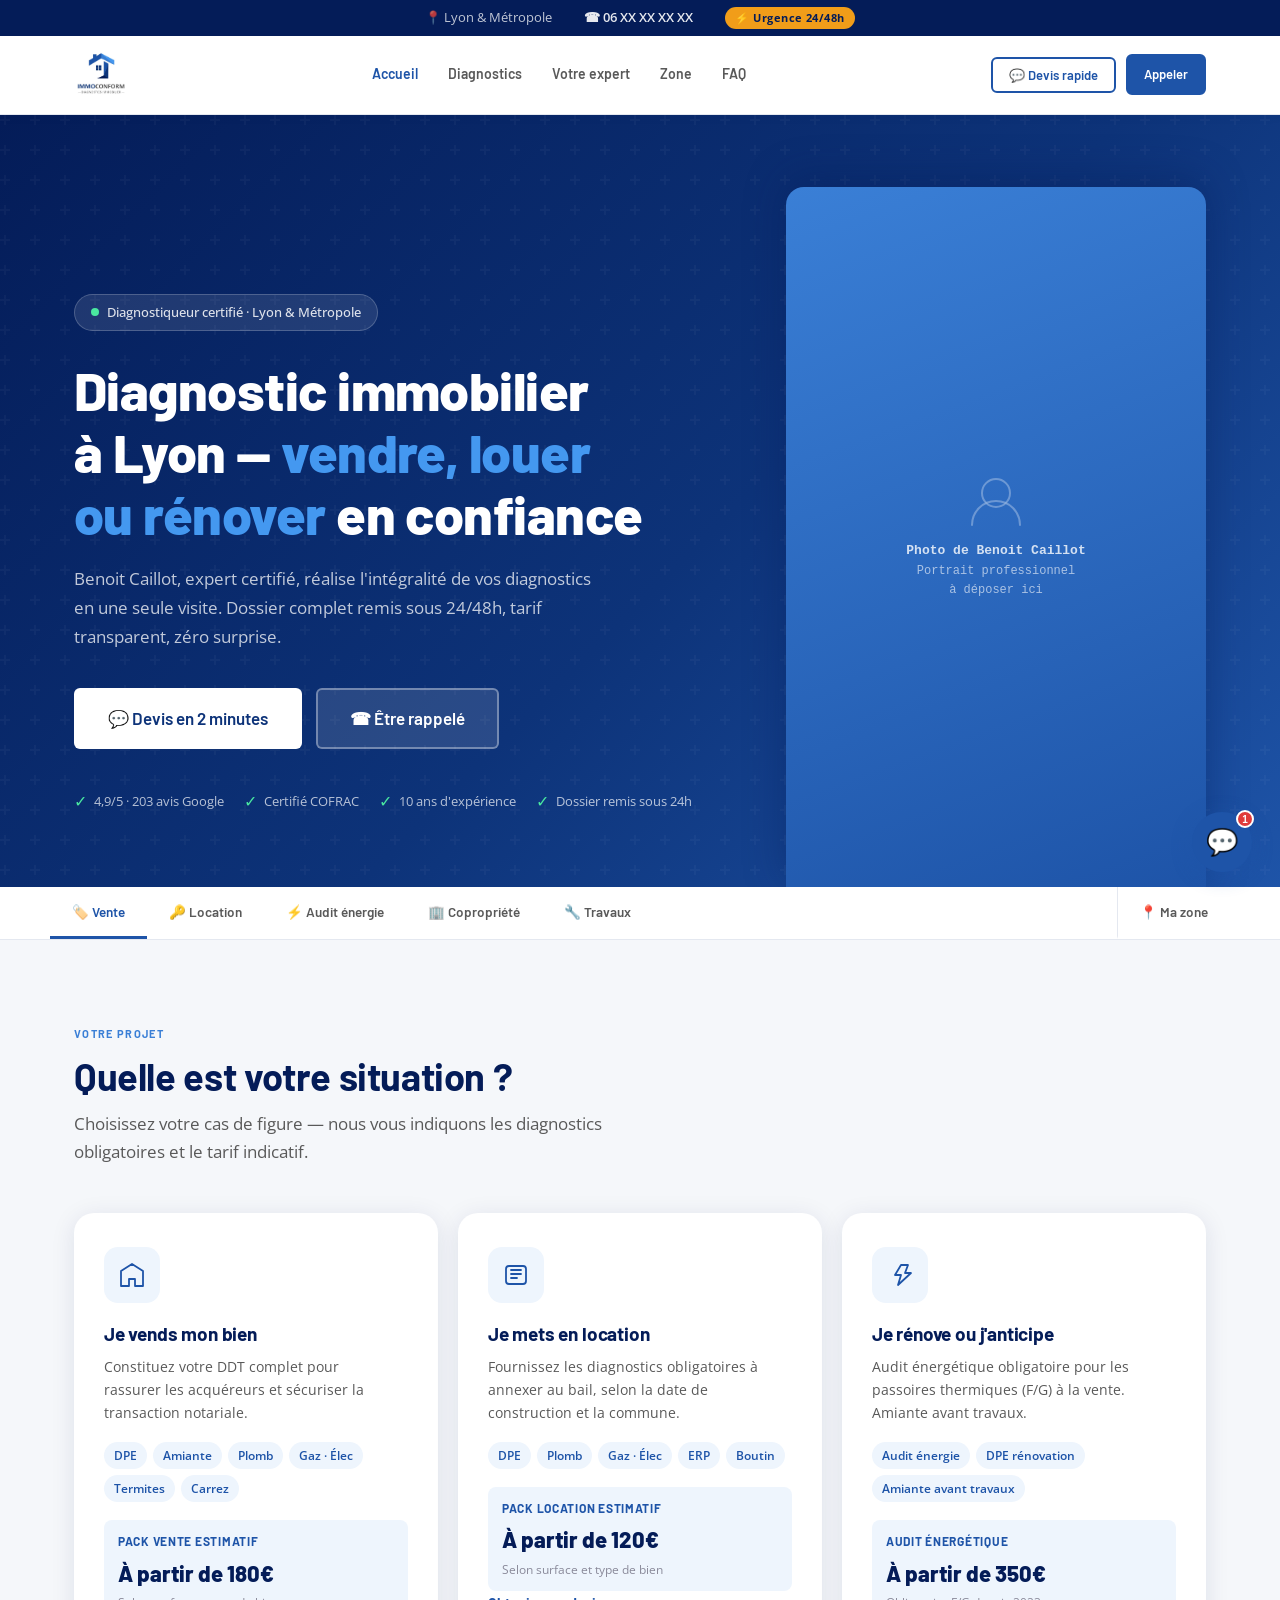
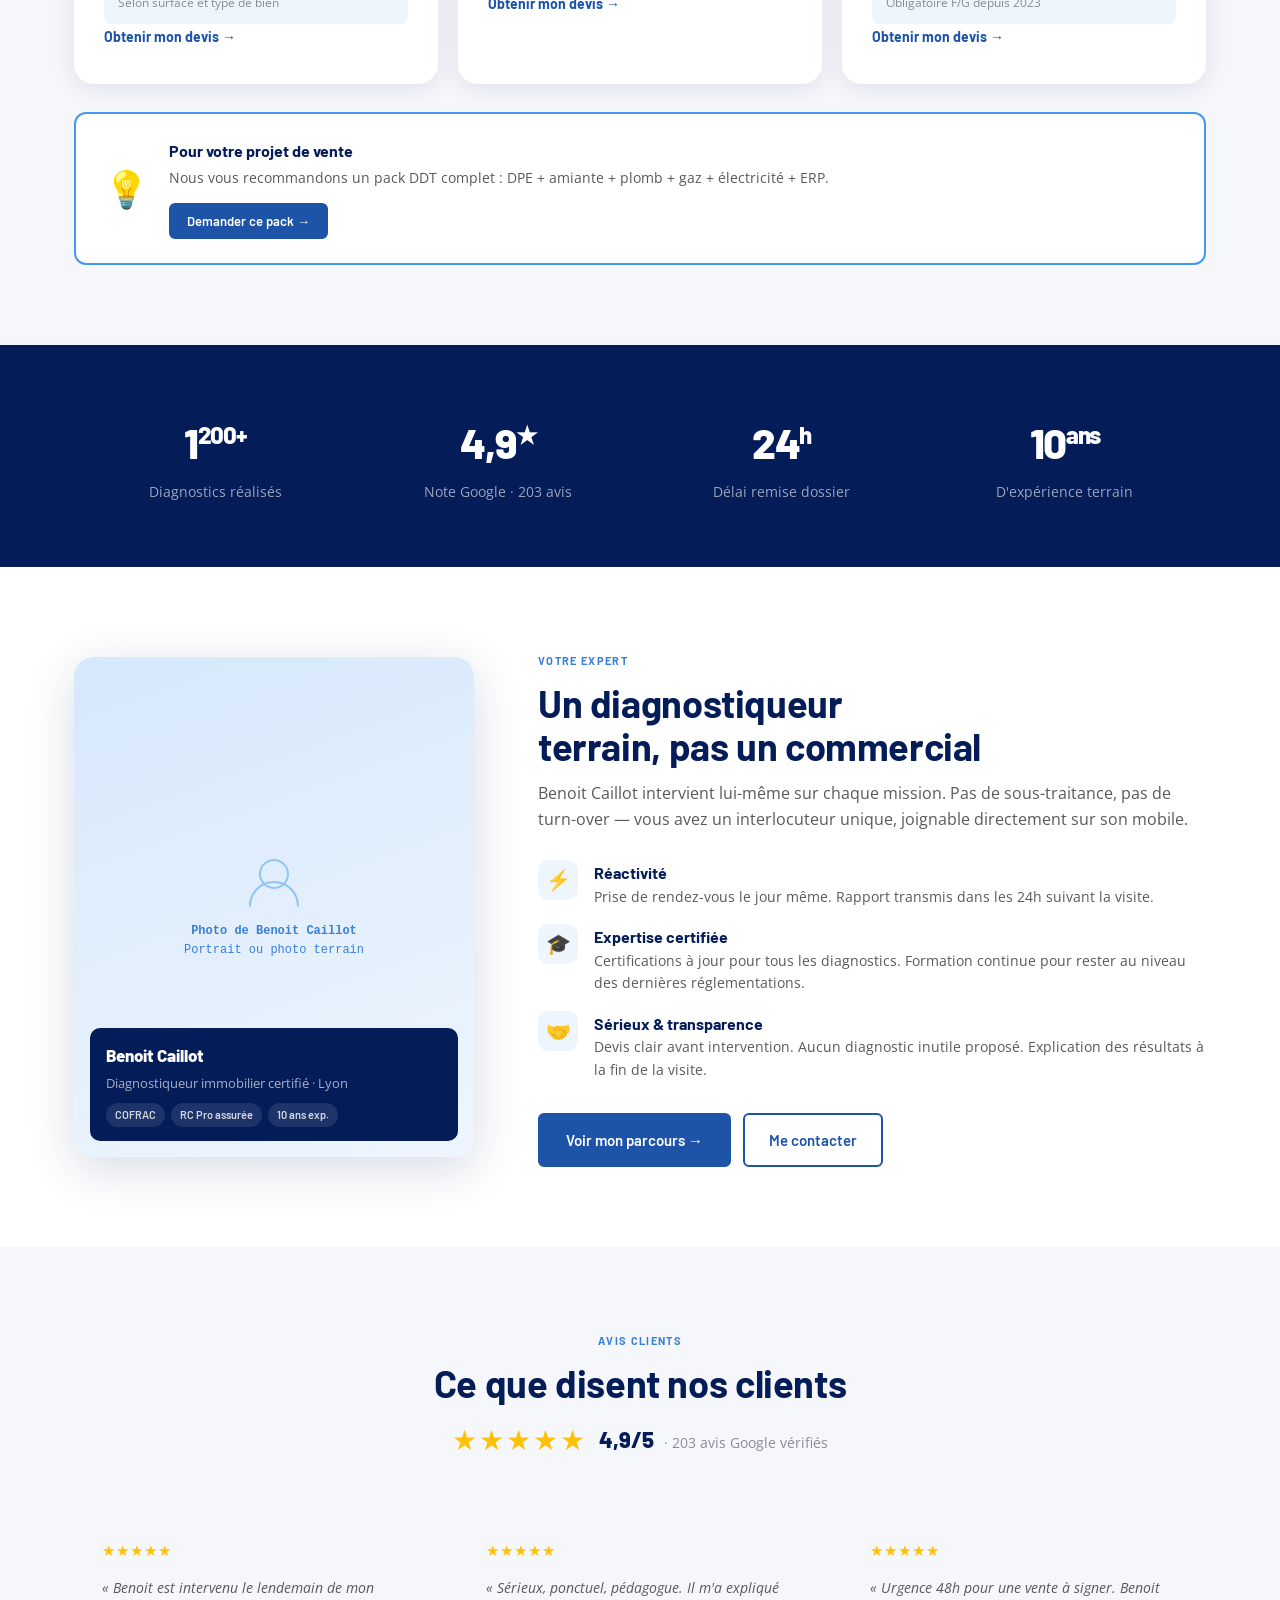
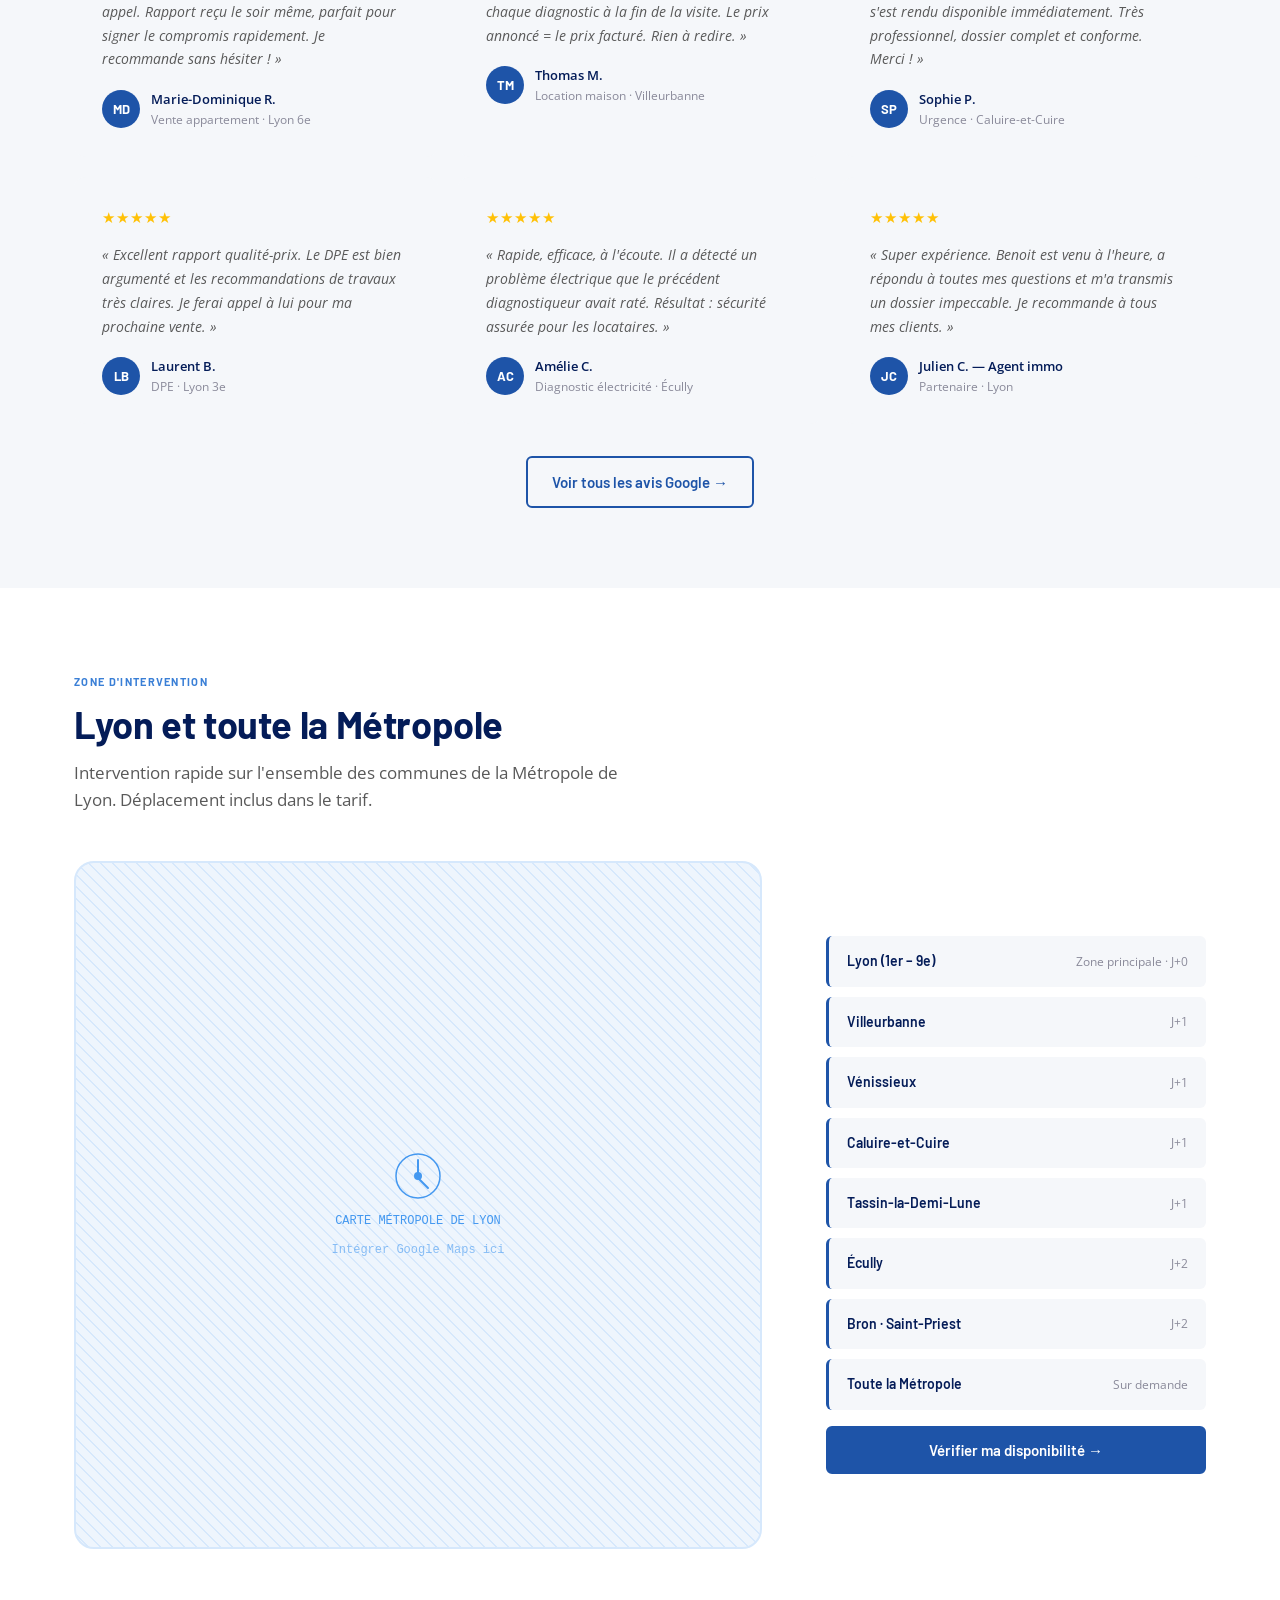
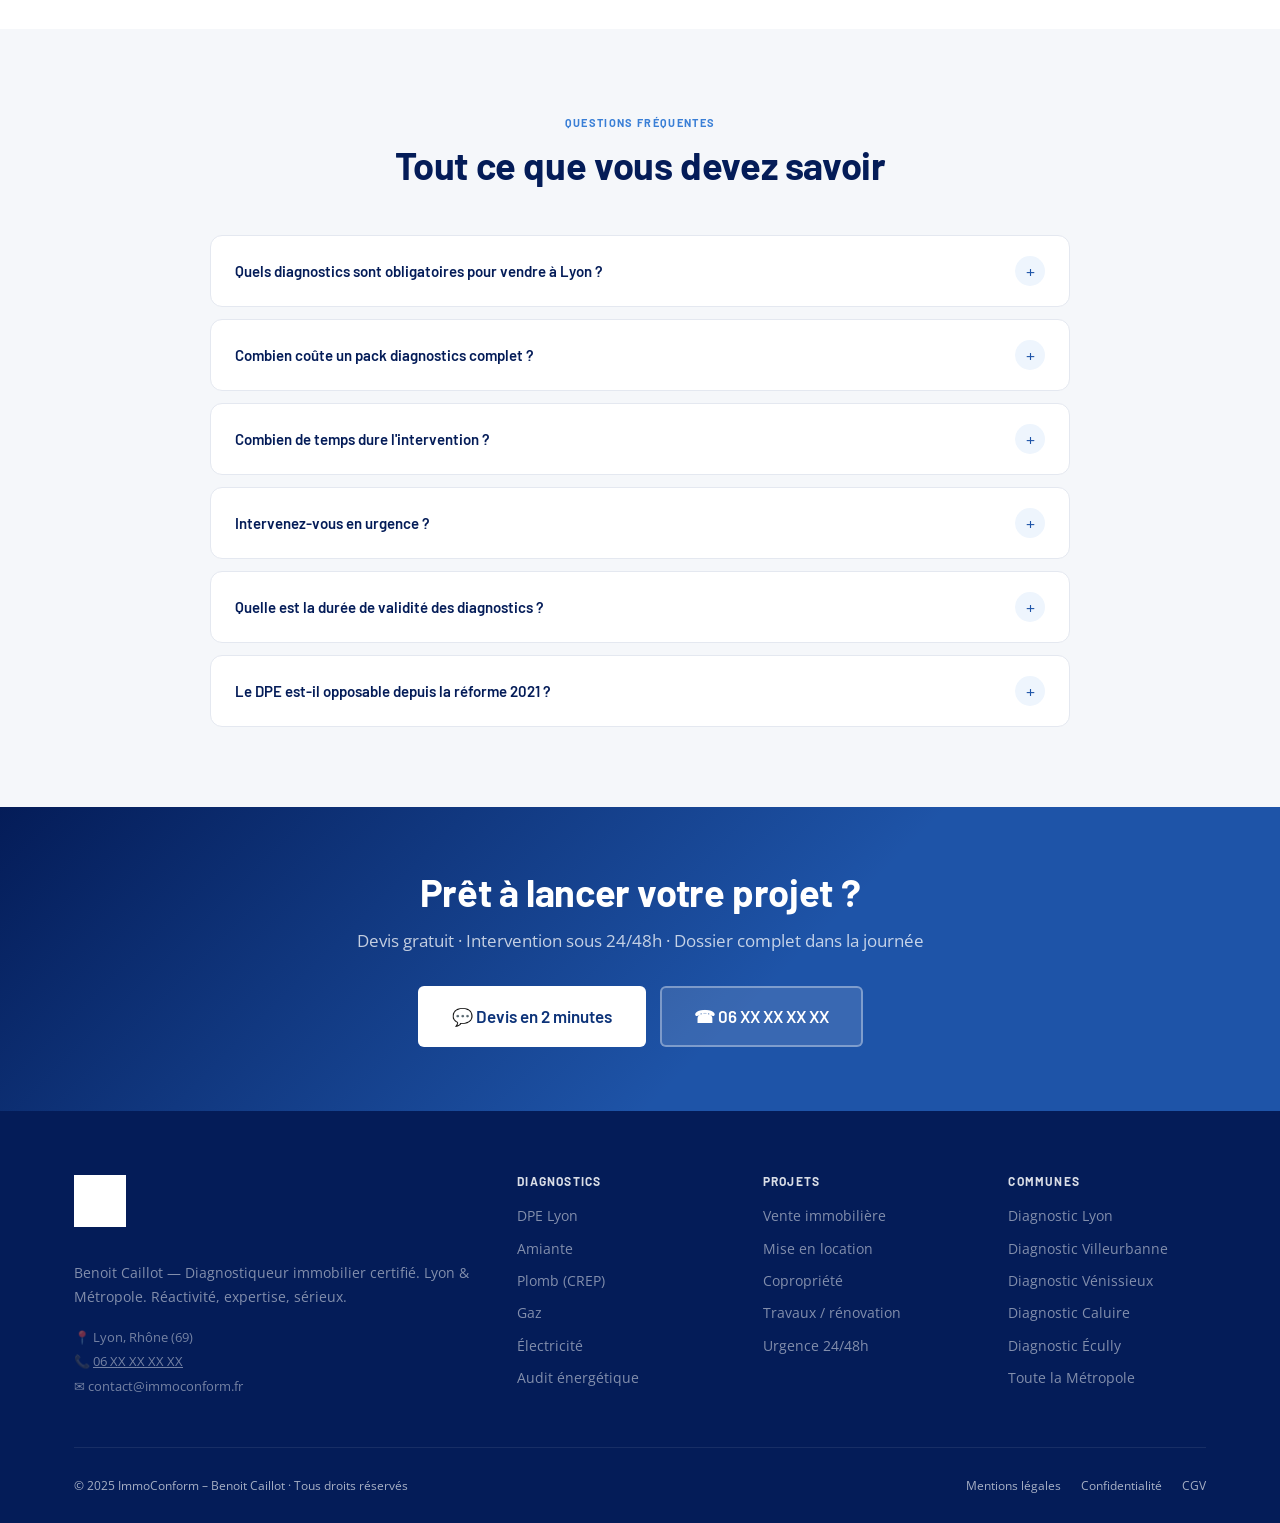
<file: index.html>
<!DOCTYPE html>
<html lang="fr">
<head>
  <meta charset="UTF-8">
  <meta name="viewport" content="width=device-width, initial-scale=1.0">
  <title>ImmoConform – Diagnostic Immobilier Lyon | DPE, Amiante, Plomb, Gaz</title>
  <meta name="description" content="ImmoConform, diagnostiqueur immobilier certifié à Lyon. Benoit Caillot réalise vos DPE, amiante, plomb, gaz, électricité. Devis gratuit, résultats sous 24/48h.">
  <link rel="canonical" href="https://immoconform.fr/">
  <script type="application/ld+json">
  {"@context":"https://schema.org","@type":"LocalBusiness","name":"ImmoConform","description":"Diagnostics immobiliers certifiés à Lyon — DPE, amiante, plomb, gaz, électricité, termites.","url":"https://immoconform.fr","telephone":"+33XXXXXXXXX","address":{"@type":"PostalAddress","addressLocality":"Lyon","postalCode":"6900X","addressCountry":"FR"},"areaServed":["Lyon","Villeurbanne","Vénissieux","Écully","Tassin","Caluire-et-Cuire","Bron","Saint-Priest"],"priceRange":"€€","aggregateRating":{"@type":"AggregateRating","ratingValue":"4.9","reviewCount":"203"}}
  </script>
  <link rel="stylesheet" href="styles.css">
</head>
<body>

<!-- ══ HEADER ══ -->
<header class="site-header">
  <div class="header-topbar">
    <span>📍 Lyon &amp; Métropole</span>
    <a href="tel:+33XXXXXXXXX">☎ 06 XX XX XX XX</a>
    <span class="urgence-badge">⚡ Urgence 24/48h</span>
  </div>
  <div class="header-main">
    <a href="index.html" class="logo-link">
      <img src="assets/logo-slogan.jpeg" alt="ImmoConform – Diagnostics Immobilier Lyon">
    </a>
    <nav class="main-nav">
      <a href="index.html" class="active">Accueil</a>
      <a href="diagnostics.html">Diagnostics</a>
      <a href="experience.html">Votre expert</a>
      <a href="#zone">Zone</a>
      <a href="#faq">FAQ</a>
    </nav>
    <div class="header-actions">
      <button onclick="openChatbot()" class="btn btn-outline btn-sm">💬 Devis rapide</button>
      <a href="tel:+33XXXXXXXXX" class="btn btn-primary btn-sm">Appeler</a>
    </div>
  </div>
</header>

<!-- ══ HERO ══ -->
<section class="hero" style="padding-bottom:0">
  <div class="hero-grid">
    <div class="hero-content">
      <div class="hero-badge"><span class="dot"></span>Diagnostiqueur certifié · Lyon &amp; Métropole</div>
      <h1>Diagnostic immobilier<br>à Lyon — <em>vendre, louer<br>ou rénover</em> en confiance</h1>
      <p class="hero-sub">Benoit Caillot, expert certifié, réalise l'intégralité de vos diagnostics en une seule visite. Dossier complet remis sous 24/48h, tarif transparent, zéro surprise.</p>
      <div class="hero-actions">
        <button onclick="openChatbot()" class="btn btn-white btn-lg">💬 Devis en 2 minutes</button>
        <a href="tel:+33XXXXXXXXX" class="btn btn-ghost btn-lg">☎ Être rappelé</a>
      </div>
      <div class="hero-trust">
        <div class="htrust-item"><span class="check">✓</span> 4,9/5 · 203 avis Google</div>
        <div class="htrust-item"><span class="check">✓</span> Certifié COFRAC</div>
        <div class="htrust-item"><span class="check">✓</span> 10 ans d'expérience</div>
        <div class="htrust-item"><span class="check">✓</span> Dossier remis sous 24h</div>
      </div>
    </div>
    <div class="hero-photo-wrap">
      <div class="photo-placeholder" style="aspect-ratio:3/5">
        <svg width="56" height="56" viewBox="0 0 56 56" fill="none"><circle cx="28" cy="20" r="14" stroke="currentColor" stroke-width="2"/><path d="M4 52c0-13.3 10.7-24 24-24s24 10.7 24 24" stroke="currentColor" stroke-width="2" stroke-linecap="round"/></svg>
        <div class="photo-label">
          <strong style="font-size:13px;color:rgba(255,255,255,.8)">Photo de Benoit Caillot</strong><br>
          Portrait professionnel<br>à déposer ici
        </div>
      </div>
    </div>
  </div>
</section>

<!-- ══ SERVICES NAV ══ -->
<div style="background:#fff;border-bottom:1px solid var(--grey-200);position:sticky;top:73px;z-index:90;overflow-x:auto">
  <div style="max-width:1180px;margin:0 auto;display:flex;min-width:max-content">
    <a href="#situations" class="svc-pill active">🏷️ Vente</a>
    <a href="#situations" class="svc-pill">🔑 Location</a>
    <a href="#situations" class="svc-pill">⚡ Audit énergie</a>
    <a href="#situations" class="svc-pill">🏢 Copropriété</a>
    <a href="#situations" class="svc-pill">🔧 Travaux</a>
    <a href="#zone" class="svc-pill" style="margin-left:auto;border-left:1px solid var(--grey-200)">📍 Ma zone</a>
  </div>
</div>
<style>
.svc-pill{display:inline-flex;align-items:center;gap:6px;padding:14px 22px;font-family:var(--font-head);font-size:13.5px;font-weight:600;color:var(--grey-700);text-decoration:none;border-bottom:3px solid transparent;white-space:nowrap;transition:all .18s}
.svc-pill:hover,.svc-pill.active{color:var(--ic-700);border-color:var(--ic-700)}
</style>

<!-- ══ SITUATION QUESTIONNAIRE ══ -->
<section style="background:var(--grey-100)" id="situations">
  <div class="container">
    <div class="section-header">
      <span class="section-label">Votre projet</span>
      <h2>Quelle est votre situation ?</h2>
      <p>Choisissez votre cas de figure — nous vous indiquons les diagnostics obligatoires et le tarif indicatif.</p>
    </div>
    <div class="sit-grid">

      <!-- VENTE -->
      <div class="sit-card" onclick="selectSit(this,'Vente')">
        <div class="sit-icon-wrap">
          <svg width="28" height="28" viewBox="0 0 28 28" fill="none"><path d="M14 3L25 10V25H17V18H11V25H3V10L14 3Z" stroke="var(--ic-700)" stroke-width="1.8" stroke-linejoin="round"/></svg>
        </div>
        <h3>Je vends mon bien</h3>
        <p>Constituez votre DDT complet pour rassurer les acquéreurs et sécuriser la transaction notariale.</p>
        <div class="sit-tags">
          <span class="tag">DPE</span><span class="tag">Amiante</span><span class="tag">Plomb</span><span class="tag">Gaz · Élec</span><span class="tag">Termites</span><span class="tag">Carrez</span>
        </div>
        <div style="background:var(--ic-50);border-radius:8px;padding:12px 14px;margin-top:4px">
          <div style="font-family:var(--font-head);font-size:12px;font-weight:700;color:var(--ic-700);text-transform:uppercase;letter-spacing:.06em;margin-bottom:4px">Pack vente estimatif</div>
          <div style="font-family:var(--font-head);font-size:22px;font-weight:800;color:var(--ic-900)">À partir de 180€</div>
          <div style="font-size:12px;color:var(--grey-400);margin-top:2px">Selon surface et type de bien</div>
        </div>
        <a class="sit-cta" onclick="openChatbot()">Obtenir mon devis →</a>
      </div>

      <!-- LOCATION -->
      <div class="sit-card" onclick="selectSit(this,'Location')">
        <div class="sit-icon-wrap">
          <svg width="28" height="28" viewBox="0 0 28 28" fill="none"><rect x="4" y="5" width="20" height="18" rx="3" stroke="var(--ic-700)" stroke-width="1.8"/><path d="M9 13h10M9 17h6" stroke="var(--ic-700)" stroke-width="1.8" stroke-linecap="round"/><path d="M9 9h10" stroke="var(--ic-700)" stroke-width="1.8" stroke-linecap="round"/></svg>
        </div>
        <h3>Je mets en location</h3>
        <p>Fournissez les diagnostics obligatoires à annexer au bail, selon la date de construction et la commune.</p>
        <div class="sit-tags">
          <span class="tag">DPE</span><span class="tag">Plomb</span><span class="tag">Gaz · Élec</span><span class="tag">ERP</span><span class="tag">Boutin</span>
        </div>
        <div style="background:var(--ic-50);border-radius:8px;padding:12px 14px;margin-top:4px">
          <div style="font-family:var(--font-head);font-size:12px;font-weight:700;color:var(--ic-700);text-transform:uppercase;letter-spacing:.06em;margin-bottom:4px">Pack location estimatif</div>
          <div style="font-family:var(--font-head);font-size:22px;font-weight:800;color:var(--ic-900)">À partir de 120€</div>
          <div style="font-size:12px;color:var(--grey-400);margin-top:2px">Selon surface et type de bien</div>
        </div>
        <a class="sit-cta" onclick="openChatbot()">Obtenir mon devis →</a>
      </div>

      <!-- RÉNOVATION -->
      <div class="sit-card" onclick="selectSit(this,'Rénovation')">
        <div class="sit-icon-wrap">
          <svg width="28" height="28" viewBox="0 0 28 28" fill="none"><path d="M15 4L9 14h6l-3 10L25 12h-6l3-8h-7z" stroke="var(--ic-700)" stroke-width="1.8" stroke-linejoin="round"/></svg>
        </div>
        <h3>Je rénove ou j'anticipe</h3>
        <p>Audit énergétique obligatoire pour les passoires thermiques (F/G) à la vente. Amiante avant travaux.</p>
        <div class="sit-tags">
          <span class="tag">Audit énergie</span><span class="tag">DPE rénovation</span><span class="tag">Amiante avant travaux</span>
        </div>
        <div style="background:var(--ic-50);border-radius:8px;padding:12px 14px;margin-top:4px">
          <div style="font-family:var(--font-head);font-size:12px;font-weight:700;color:var(--ic-700);text-transform:uppercase;letter-spacing:.06em;margin-bottom:4px">Audit énergétique</div>
          <div style="font-family:var(--font-head);font-size:22px;font-weight:800;color:var(--ic-900)">À partir de 350€</div>
          <div style="font-size:12px;color:var(--grey-400);margin-top:2px">Obligatoire F/G depuis 2023</div>
        </div>
        <a class="sit-cta" onclick="openChatbot()">Obtenir mon devis →</a>
      </div>

    </div>

    <!-- Recommandation dynamique -->
    <div id="recommandation" style="display:none;margin-top:28px;background:white;border-radius:var(--radius);border:2px solid var(--ic-300);padding:24px 28px;display:flex;align-items:center;gap:20px">
      <div style="font-size:36px">💡</div>
      <div>
        <div style="font-family:var(--font-head);font-weight:700;font-size:16px;color:var(--ic-900)" id="recomm-title">Pour votre projet de vente</div>
        <div style="font-size:14px;color:var(--grey-700);margin-top:4px" id="recomm-text">Nous vous recommandons un pack DDT complet : DPE + amiante + plomb + gaz + électricité + ERP.</div>
        <button onclick="openChatbot()" class="btn btn-primary btn-sm" style="margin-top:14px">Demander ce pack →</button>
      </div>
    </div>
  </div>
</section>

<!-- ══ STATS ══ -->
<div class="stats-bar">
  <div class="container">
    <div class="stats-grid">
      <div class="stat-item">
        <div class="stat-num">1<sup>200</sup><sup>+</sup></div>
        <div class="stat-label">Diagnostics réalisés</div>
      </div>
      <div class="stat-item">
        <div class="stat-num">4,9<sup>★</sup></div>
        <div class="stat-label">Note Google · 203 avis</div>
      </div>
      <div class="stat-item">
        <div class="stat-num">24<sup>h</sup></div>
        <div class="stat-label">Délai remise dossier</div>
      </div>
      <div class="stat-item">
        <div class="stat-num">10<sup>ans</sup></div>
        <div class="stat-label">D'expérience terrain</div>
      </div>
    </div>
  </div>
</div>

<!-- ══ QUI SUIS-JE (mini CV) ══ -->
<section>
  <div class="container">
    <div class="expert-grid">
      <div>
        <!-- Photo placeholder -->
        <div style="border-radius:var(--radius-lg);overflow:hidden;box-shadow:var(--shadow-lg);position:relative">
          <div class="photo-placeholder" style="aspect-ratio:4/5;background:linear-gradient(160deg,var(--ic-100) 0%,var(--ic-50) 100%);color:var(--ic-300)">
            <svg width="56" height="56" viewBox="0 0 56 56" fill="none"><circle cx="28" cy="20" r="14" stroke="currentColor" stroke-width="2"/><path d="M4 52c0-13.3 10.7-24 24-24s24 10.7 24 24" stroke="currentColor" stroke-width="2" stroke-linecap="round"/></svg>
            <div class="photo-label" style="color:var(--ic-500)">
              <strong>Photo de Benoit Caillot</strong><br>
              Portrait ou photo terrain
            </div>
          </div>
          <div style="position:absolute;bottom:16px;left:16px;right:16px;background:var(--ic-900);border-radius:10px;padding:14px 16px">
            <div style="font-family:var(--font-head);font-weight:800;font-size:17px;color:white">Benoit Caillot</div>
            <div style="font-size:13px;color:rgba(255,255,255,.65);margin-top:3px">Diagnostiqueur immobilier certifié · Lyon</div>
            <div style="display:flex;gap:6px;margin-top:10px;flex-wrap:wrap">
              <span style="background:rgba(255,255,255,.1);color:rgba(255,255,255,.8);font-size:11px;padding:3px 9px;border-radius:100px;font-family:var(--font-head);font-weight:600">COFRAC</span>
              <span style="background:rgba(255,255,255,.1);color:rgba(255,255,255,.8);font-size:11px;padding:3px 9px;border-radius:100px;font-family:var(--font-head);font-weight:600">RC Pro assurée</span>
              <span style="background:rgba(255,255,255,.1);color:rgba(255,255,255,.8);font-size:11px;padding:3px 9px;border-radius:100px;font-family:var(--font-head);font-weight:600">10 ans exp.</span>
            </div>
          </div>
        </div>
      </div>
      <div>
        <span class="section-label">Votre expert</span>
        <h2>Un diagnostiqueur<br>terrain, pas un commercial</h2>
        <p style="font-size:16px;margin-top:12px;margin-bottom:28px">Benoit Caillot intervient lui-même sur chaque mission. Pas de sous-traitance, pas de turn-over — vous avez un interlocuteur unique, joignable directement sur son mobile.</p>
        <div style="display:flex;flex-direction:column;gap:16px;margin-bottom:32px">
          <div style="display:flex;align-items:flex-start;gap:16px">
            <div style="width:40px;height:40px;border-radius:10px;background:var(--ic-50);display:flex;align-items:center;justify-content:center;flex-shrink:0;font-size:20px">⚡</div>
            <div>
              <div style="font-family:var(--font-head);font-weight:700;color:var(--ic-900)">Réactivité</div>
              <div style="font-size:14px;color:var(--grey-700)">Prise de rendez-vous le jour même. Rapport transmis dans les 24h suivant la visite.</div>
            </div>
          </div>
          <div style="display:flex;align-items:flex-start;gap:16px">
            <div style="width:40px;height:40px;border-radius:10px;background:var(--ic-50);display:flex;align-items:center;justify-content:center;flex-shrink:0;font-size:20px">🎓</div>
            <div>
              <div style="font-family:var(--font-head);font-weight:700;color:var(--ic-900)">Expertise certifiée</div>
              <div style="font-size:14px;color:var(--grey-700)">Certifications à jour pour tous les diagnostics. Formation continue pour rester au niveau des dernières réglementations.</div>
            </div>
          </div>
          <div style="display:flex;align-items:flex-start;gap:16px">
            <div style="width:40px;height:40px;border-radius:10px;background:var(--ic-50);display:flex;align-items:center;justify-content:center;flex-shrink:0;font-size:20px">🤝</div>
            <div>
              <div style="font-family:var(--font-head);font-weight:700;color:var(--ic-900)">Sérieux &amp; transparence</div>
              <div style="font-size:14px;color:var(--grey-700)">Devis clair avant intervention. Aucun diagnostic inutile proposé. Explication des résultats à la fin de la visite.</div>
            </div>
          </div>
        </div>
        <div style="display:flex;gap:12px;flex-wrap:wrap">
          <a href="experience.html" class="btn btn-primary">Voir mon parcours →</a>
          <a href="tel:+33XXXXXXXXX" class="btn btn-outline">Me contacter</a>
        </div>
      </div>
    </div>
  </div>
</section>

<!-- ══ AVIS GOOGLE ══ -->
<section style="background:var(--grey-100)">
  <div class="container">
    <div class="section-header center">
      <span class="section-label">Avis clients</span>
      <h2>Ce que disent nos clients</h2>
      <div style="display:flex;align-items:center;justify-content:center;gap:12px;margin-top:12px">
        <span style="font-size:28px;color:#FFC107;letter-spacing:2px">★★★★★</span>
        <div>
          <span style="font-family:var(--font-head);font-size:22px;font-weight:800;color:var(--ic-900)">4,9/5</span>
          <span style="font-size:14px;color:var(--grey-400);margin-left:6px">· 203 avis Google vérifiés</span>
        </div>
      </div>
    </div>
    <div class="reviews-grid">
      <div class="review-card">
        <div class="stars">★★★★★</div>
        <p class="review-text">« Benoit est intervenu le lendemain de mon appel. Rapport reçu le soir même, parfait pour signer le compromis rapidement. Je recommande sans hésiter ! »</p>
        <div class="reviewer">
          <div class="reviewer-avatar">MD</div>
          <div><div class="reviewer-name">Marie-Dominique R.</div><div class="reviewer-meta">Vente appartement · Lyon 6e</div></div>
        </div>
      </div>
      <div class="review-card">
        <div class="stars">★★★★★</div>
        <p class="review-text">« Sérieux, ponctuel, pédagogue. Il m'a expliqué chaque diagnostic à la fin de la visite. Le prix annoncé = le prix facturé. Rien à redire. »</p>
        <div class="reviewer">
          <div class="reviewer-avatar">TM</div>
          <div><div class="reviewer-name">Thomas M.</div><div class="reviewer-meta">Location maison · Villeurbanne</div></div>
        </div>
      </div>
      <div class="review-card">
        <div class="stars">★★★★★</div>
        <p class="review-text">« Urgence 48h pour une vente à signer. Benoit s'est rendu disponible immédiatement. Très professionnel, dossier complet et conforme. Merci ! »</p>
        <div class="reviewer">
          <div class="reviewer-avatar">SP</div>
          <div><div class="reviewer-name">Sophie P.</div><div class="reviewer-meta">Urgence · Caluire-et-Cuire</div></div>
        </div>
      </div>
      <div class="review-card">
        <div class="stars">★★★★★</div>
        <p class="review-text">« Excellent rapport qualité-prix. Le DPE est bien argumenté et les recommandations de travaux très claires. Je ferai appel à lui pour ma prochaine vente. »</p>
        <div class="reviewer">
          <div class="reviewer-avatar">LB</div>
          <div><div class="reviewer-name">Laurent B.</div><div class="reviewer-meta">DPE · Lyon 3e</div></div>
        </div>
      </div>
      <div class="review-card">
        <div class="stars">★★★★★</div>
        <p class="review-text">« Rapide, efficace, à l'écoute. Il a détecté un problème électrique que le précédent diagnostiqueur avait raté. Résultat : sécurité assurée pour les locataires. »</p>
        <div class="reviewer">
          <div class="reviewer-avatar">AC</div>
          <div><div class="reviewer-name">Amélie C.</div><div class="reviewer-meta">Diagnostic électricité · Écully</div></div>
        </div>
      </div>
      <div class="review-card">
        <div class="stars">★★★★★</div>
        <p class="review-text">« Super expérience. Benoit est venu à l'heure, a répondu à toutes mes questions et m'a transmis un dossier impeccable. Je recommande à tous mes clients. »</p>
        <div class="reviewer">
          <div class="reviewer-avatar">JC</div>
          <div><div class="reviewer-name">Julien C. — Agent immo</div><div class="reviewer-meta">Partenaire · Lyon</div></div>
        </div>
      </div>
    </div>
    <div style="text-align:center;margin-top:32px">
      <a href="https://g.co/immoconform" target="_blank" rel="noopener" class="btn btn-outline">Voir tous les avis Google →</a>
    </div>
  </div>
</section>

<!-- ══ ZONE D'INTERVENTION ══ -->
<section id="zone">
  <div class="container">
    <div class="section-header">
      <span class="section-label">Zone d'intervention</span>
      <h2>Lyon et toute la Métropole</h2>
      <p>Intervention rapide sur l'ensemble des communes de la Métropole de Lyon. Déplacement inclus dans le tarif.</p>
    </div>
    <div class="zone-grid">
      <div class="map-placeholder">
        <svg width="52" height="52" viewBox="0 0 52 52" fill="none"><circle cx="26" cy="26" r="22" stroke="currentColor" stroke-width="1.5"/><path d="M26 10v18l10 10" stroke="currentColor" stroke-width="2" stroke-linecap="round" stroke-linejoin="round"/><circle cx="26" cy="26" r="4" fill="currentColor"/></svg>
        <span>CARTE MÉTROPOLE DE LYON</span>
        <span style="opacity:.6">Intégrer Google Maps ici</span>
      </div>
      <div>
        <div class="commune-list">
          <div class="commune-row"><span class="commune-name">Lyon (1er – 9e)</span><span class="commune-delay">Zone principale · J+0</span></div>
          <div class="commune-row"><span class="commune-name">Villeurbanne</span><span class="commune-delay">J+1</span></div>
          <div class="commune-row"><span class="commune-name">Vénissieux</span><span class="commune-delay">J+1</span></div>
          <div class="commune-row"><span class="commune-name">Caluire-et-Cuire</span><span class="commune-delay">J+1</span></div>
          <div class="commune-row"><span class="commune-name">Tassin-la-Demi-Lune</span><span class="commune-delay">J+1</span></div>
          <div class="commune-row"><span class="commune-name">Écully</span><span class="commune-delay">J+2</span></div>
          <div class="commune-row"><span class="commune-name">Bron · Saint-Priest</span><span class="commune-delay">J+2</span></div>
          <div class="commune-row"><span class="commune-name">Toute la Métropole</span><span class="commune-delay">Sur demande</span></div>
        </div>
        <button onclick="openChatbot()" class="btn btn-primary" style="width:100%;justify-content:center;margin-top:16px">Vérifier ma disponibilité →</button>
      </div>
    </div>
  </div>
</section>

<!-- ══ FAQ ══ -->
<section style="background:var(--grey-100)" id="faq">
  <div class="container">
    <div class="section-header center">
      <span class="section-label">Questions fréquentes</span>
      <h2>Tout ce que vous devez savoir</h2>
    </div>
    <div class="faq-list" style="max-width:860px;margin:0 auto">
      <div class="faq-item">
        <button class="faq-q" onclick="toggleFaq(this)">Quels diagnostics sont obligatoires pour vendre à Lyon ? <span class="faq-toggle">+</span></button>
        <div class="faq-a">Pour une vente, le DDT doit contenir au minimum : DPE, diagnostic amiante (construction avant 1997), diagnostic plomb (avant 1949), état des installations gaz et électricité (si plus de 15 ans), état des risques et pollutions (ERP), et les termites selon arrêté préfectoral. Pour les logements classés F ou G, l'audit énergétique est également obligatoire depuis avril 2023.</div>
      </div>
      <div class="faq-item">
        <button class="faq-q" onclick="toggleFaq(this)">Combien coûte un pack diagnostics complet ? <span class="faq-toggle">+</span></button>
        <div class="faq-a">Le tarif dépend de la surface, du type de bien et des diagnostics nécessaires. Un pack vente complet pour un appartement de 60 m² post-1997 est généralement facturé entre 180€ et 250€. Demandez un devis gratuit en 2 minutes via notre assistant ou par téléphone — le tarif est toujours confirmé avant l'intervention, sans surprise.</div>
      </div>
      <div class="faq-item">
        <button class="faq-q" onclick="toggleFaq(this)">Combien de temps dure l'intervention ? <span class="faq-toggle">+</span></button>
        <div class="faq-a">Pour un appartement standard, comptez 1h à 2h sur place. Pour une maison avec combles, cave et dépendances, prévoyez 2h à 3h. L'avantage d'ImmoConform : tous les diagnostics sont réalisés en une seule visite, évitant de mobiliser plusieurs rendez-vous avec différents prestataires.</div>
      </div>
      <div class="faq-item">
        <button class="faq-q" onclick="toggleFaq(this)">Intervenez-vous en urgence ? <span class="faq-toggle">+</span></button>
        <div class="faq-a">Oui. Pour les situations urgentes (compromis à signer, bien mis en vente rapidement), nous proposons une intervention sous 24 à 48h. Appelez directement au 06 XX XX XX XX pour vérifier la disponibilité immédiate.</div>
      </div>
      <div class="faq-item">
        <button class="faq-q" onclick="toggleFaq(this)">Quelle est la durée de validité des diagnostics ? <span class="faq-toggle">+</span></button>
        <div class="faq-a">Elle varie selon le diagnostic : DPE 10 ans, amiante 3 ans si présence détectée, plomb 1 an (vente) ou 6 ans (location), gaz et électricité 3 ans (vente) / 6 ans (location), ERP 6 mois, termites 6 mois. Nous vérifions systématiquement si vos diagnostics existants sont encore valables avant de proposer des nouvelles mesures.</div>
      </div>
      <div class="faq-item">
        <button class="faq-q" onclick="toggleFaq(this)">Le DPE est-il opposable depuis la réforme 2021 ? <span class="faq-toggle">+</span></button>
        <div class="faq-a">Oui, depuis juillet 2021, le DPE est opposable juridiquement : un acheteur peut se retourner contre le vendeur si le DPE est erroné. Notre logiciel certifié DPE v2 et notre méthode 3CL garantissent un résultat fiable. Choisir un diagnostiqueur certifié est donc essentiel.</div>
      </div>
    </div>
  </div>
</section>

<!-- ══ CTA STRIP ══ -->
<div class="cta-strip">
  <div class="container">
    <h2>Prêt à lancer votre projet ?</h2>
    <p>Devis gratuit · Intervention sous 24/48h · Dossier complet dans la journée</p>
    <div class="cta-btns">
      <button onclick="openChatbot()" class="btn btn-white btn-lg">💬 Devis en 2 minutes</button>
      <a href="tel:+33XXXXXXXXX" class="btn btn-ghost btn-lg">☎ 06 XX XX XX XX</a>
    </div>
  </div>
</div>

<!-- ══ FOOTER ══ -->
<footer class="site-footer">
  <div class="container">
    <div class="footer-grid">
      <div class="footer-brand">
        <img src="assets/logo-slogan.jpeg" alt="ImmoConform">
        <p class="footer-tagline">Benoit Caillot — Diagnostiqueur immobilier certifié. Lyon &amp; Métropole. Réactivité, expertise, sérieux.</p>
        <p style="margin-top:16px;font-size:13px;color:rgba(255,255,255,.45);line-height:1.9">
          📍 Lyon, Rhône (69)<br>
          📞 <a href="tel:+33XXXXXXXXX" style="color:inherit">06 XX XX XX XX</a><br>
          ✉ contact@immoconform.fr
        </p>
      </div>
      <div class="footer-col">
        <h4>Diagnostics</h4>
        <div class="footer-links">
          <a href="diagnostics.html#dpe">DPE Lyon</a>
          <a href="diagnostics.html#amiante">Amiante</a>
          <a href="diagnostics.html#plomb">Plomb (CREP)</a>
          <a href="diagnostics.html#gaz">Gaz</a>
          <a href="diagnostics.html#electricite">Électricité</a>
          <a href="diagnostics.html#audit">Audit énergétique</a>
        </div>
      </div>
      <div class="footer-col">
        <h4>Projets</h4>
        <div class="footer-links">
          <a href="#situations">Vente immobilière</a>
          <a href="#situations">Mise en location</a>
          <a href="#situations">Copropriété</a>
          <a href="#situations">Travaux / rénovation</a>
          <a href="tel:+33XXXXXXXXX">Urgence 24/48h</a>
        </div>
      </div>
      <div class="footer-col">
        <h4>Communes</h4>
        <div class="footer-links">
          <a href="#">Diagnostic Lyon</a>
          <a href="#">Diagnostic Villeurbanne</a>
          <a href="#">Diagnostic Vénissieux</a>
          <a href="#">Diagnostic Caluire</a>
          <a href="#">Diagnostic Écully</a>
          <a href="#">Toute la Métropole</a>
        </div>
      </div>
    </div>
    <div class="footer-bottom">
      <span>© 2025 ImmoConform – Benoit Caillot · Tous droits réservés</span>
      <span style="display:flex;gap:20px">
        <a href="mentions-legales.html">Mentions légales</a>
        <a href="confidentialite.html">Confidentialité</a>
        <a href="cgv.html">CGV</a>
      </span>
    </div>
  </div>
</footer>

<script src="chatbot.js"></script>
<script>
function selectSit(card, type) {
  document.querySelectorAll('.sit-card').forEach(c => c.classList.remove('selected'));
  card.classList.add('selected');
  const rec = document.getElementById('recommandation');
  const recomms = {
    'Vente': {title:'Pour votre projet de vente', text:'Nous vous recommandons un pack DDT complet : DPE + amiante + plomb + gaz + électricité + ERP. Selon la superficie, comptez environ 180 à 280€.'},
    'Location': {title:'Pour votre mise en location', text:'Pour un bail, les essentiels sont : DPE + CREP (plomb) + état des risques (ERP) + gaz et électricité si installations de plus de 15 ans.'},
    'Rénovation': {title:'Pour votre projet de rénovation', text:'Un audit énergétique est obligatoire pour les logements F/G à la vente. Pour des travaux, le diagnostic amiante avant démolition est indispensable.'},
  };
  if (recomms[type]) {
    document.getElementById('recomm-title').textContent = recomms[type].title;
    document.getElementById('recomm-text').textContent = recomms[type].text;
    rec.style.display = 'flex';
  }
}

function toggleFaq(btn) {
  const item = btn.closest('.faq-item');
  const isOpen = item.classList.contains('open');
  document.querySelectorAll('.faq-item.open').forEach(el => el.classList.remove('open'));
  if (!isOpen) item.classList.add('open');
}
</script>

</body>
</html>
</file>
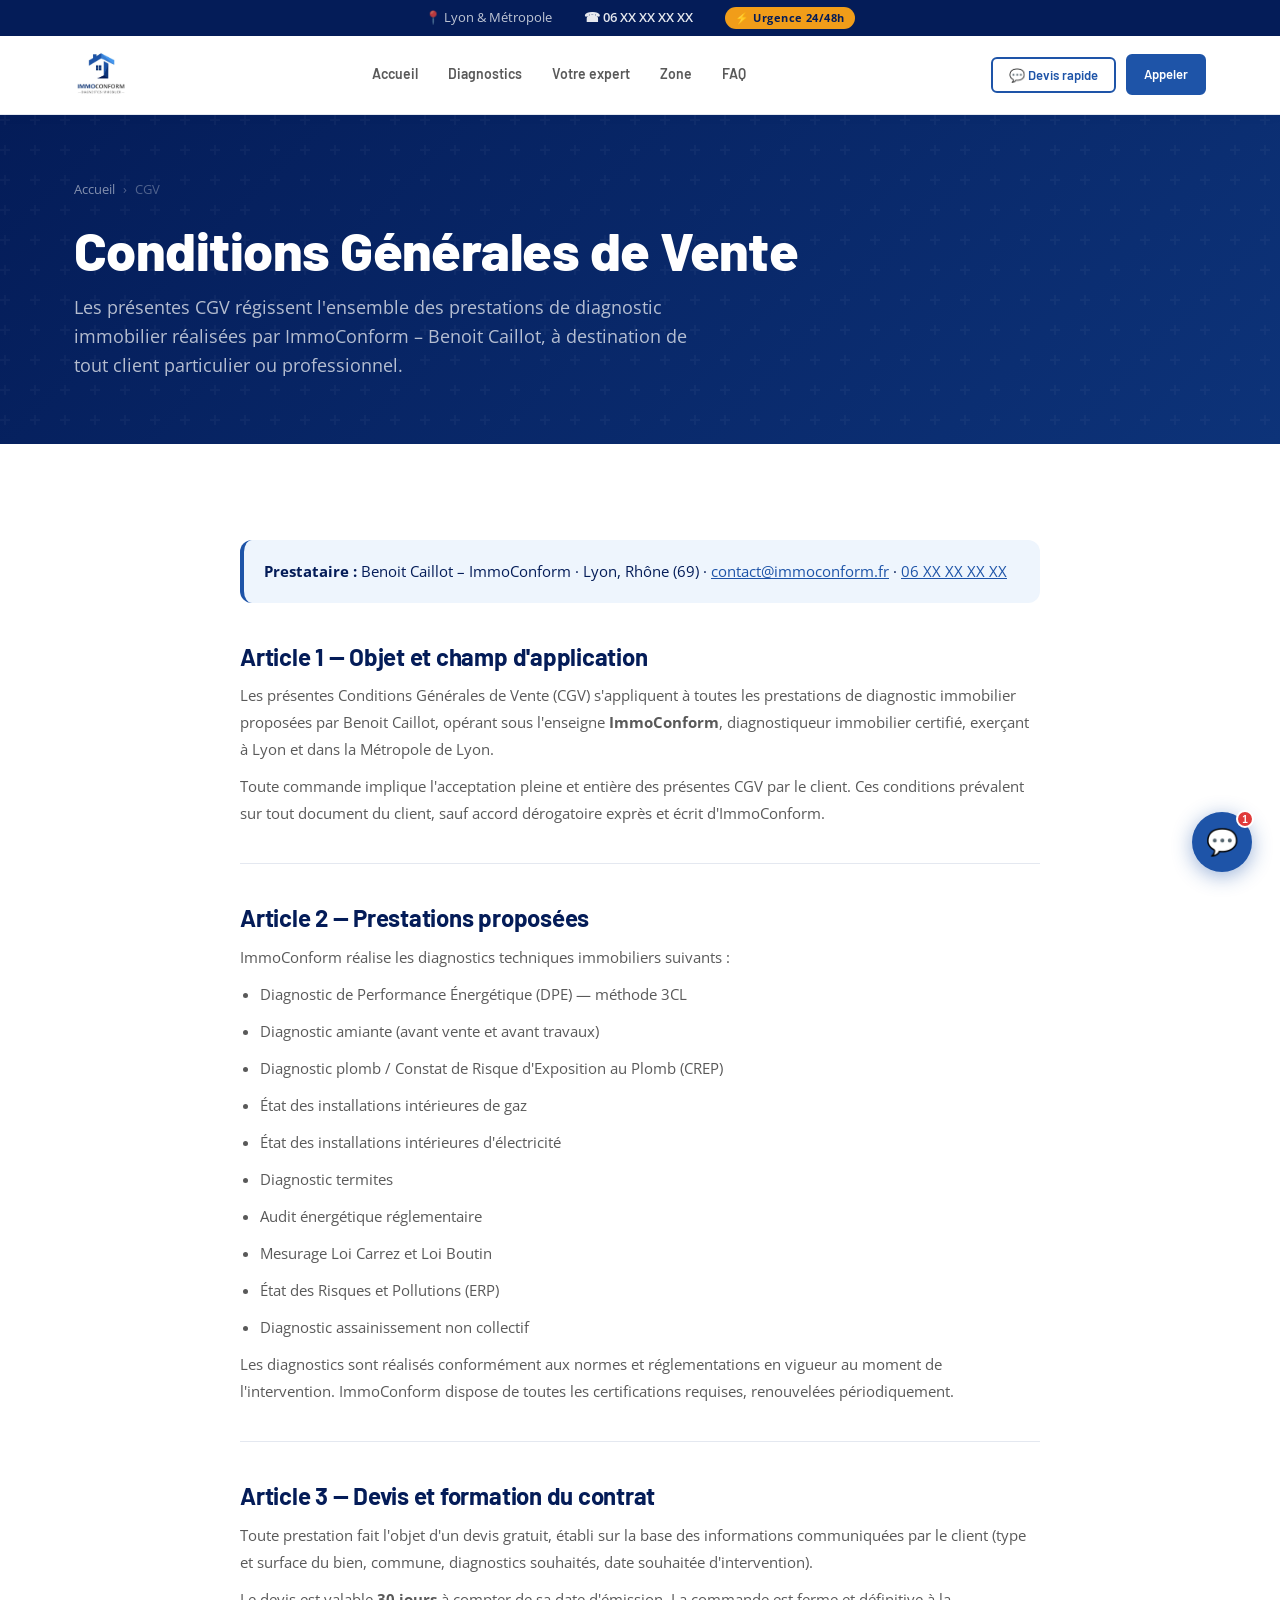
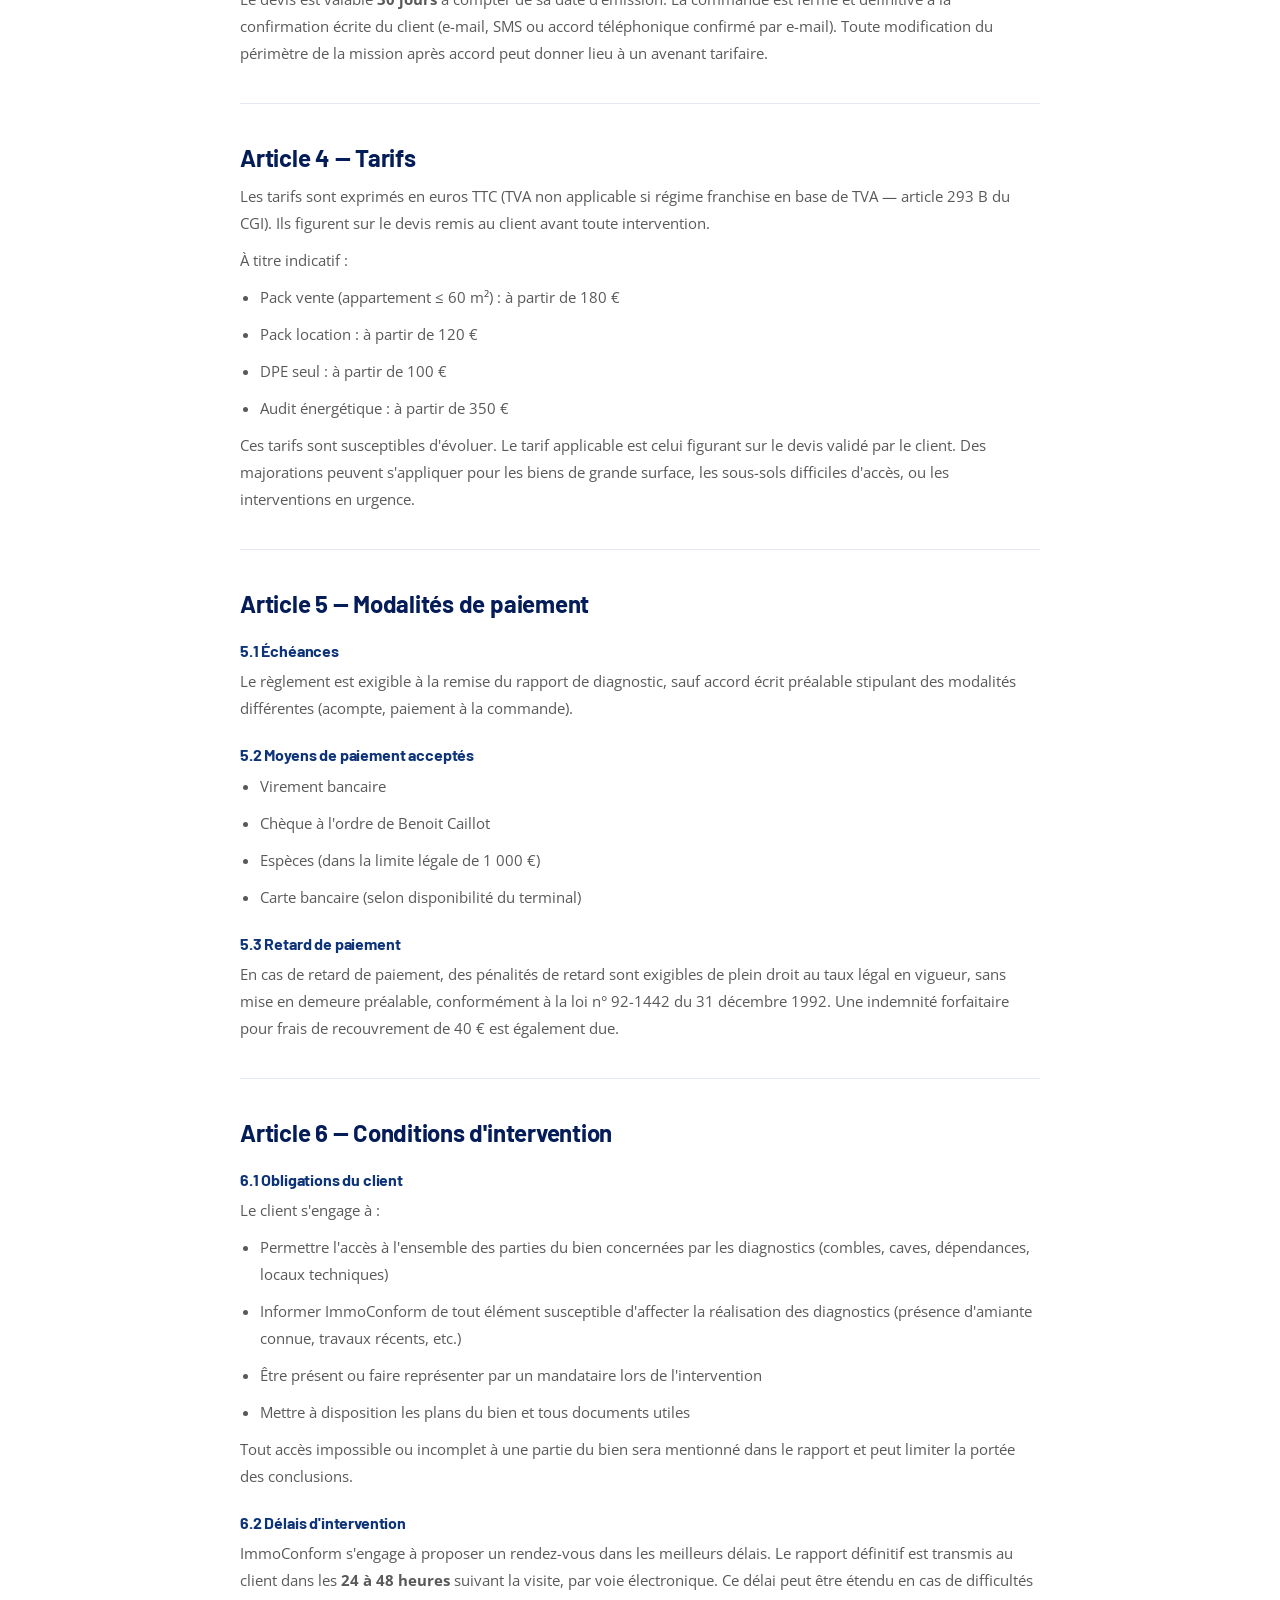
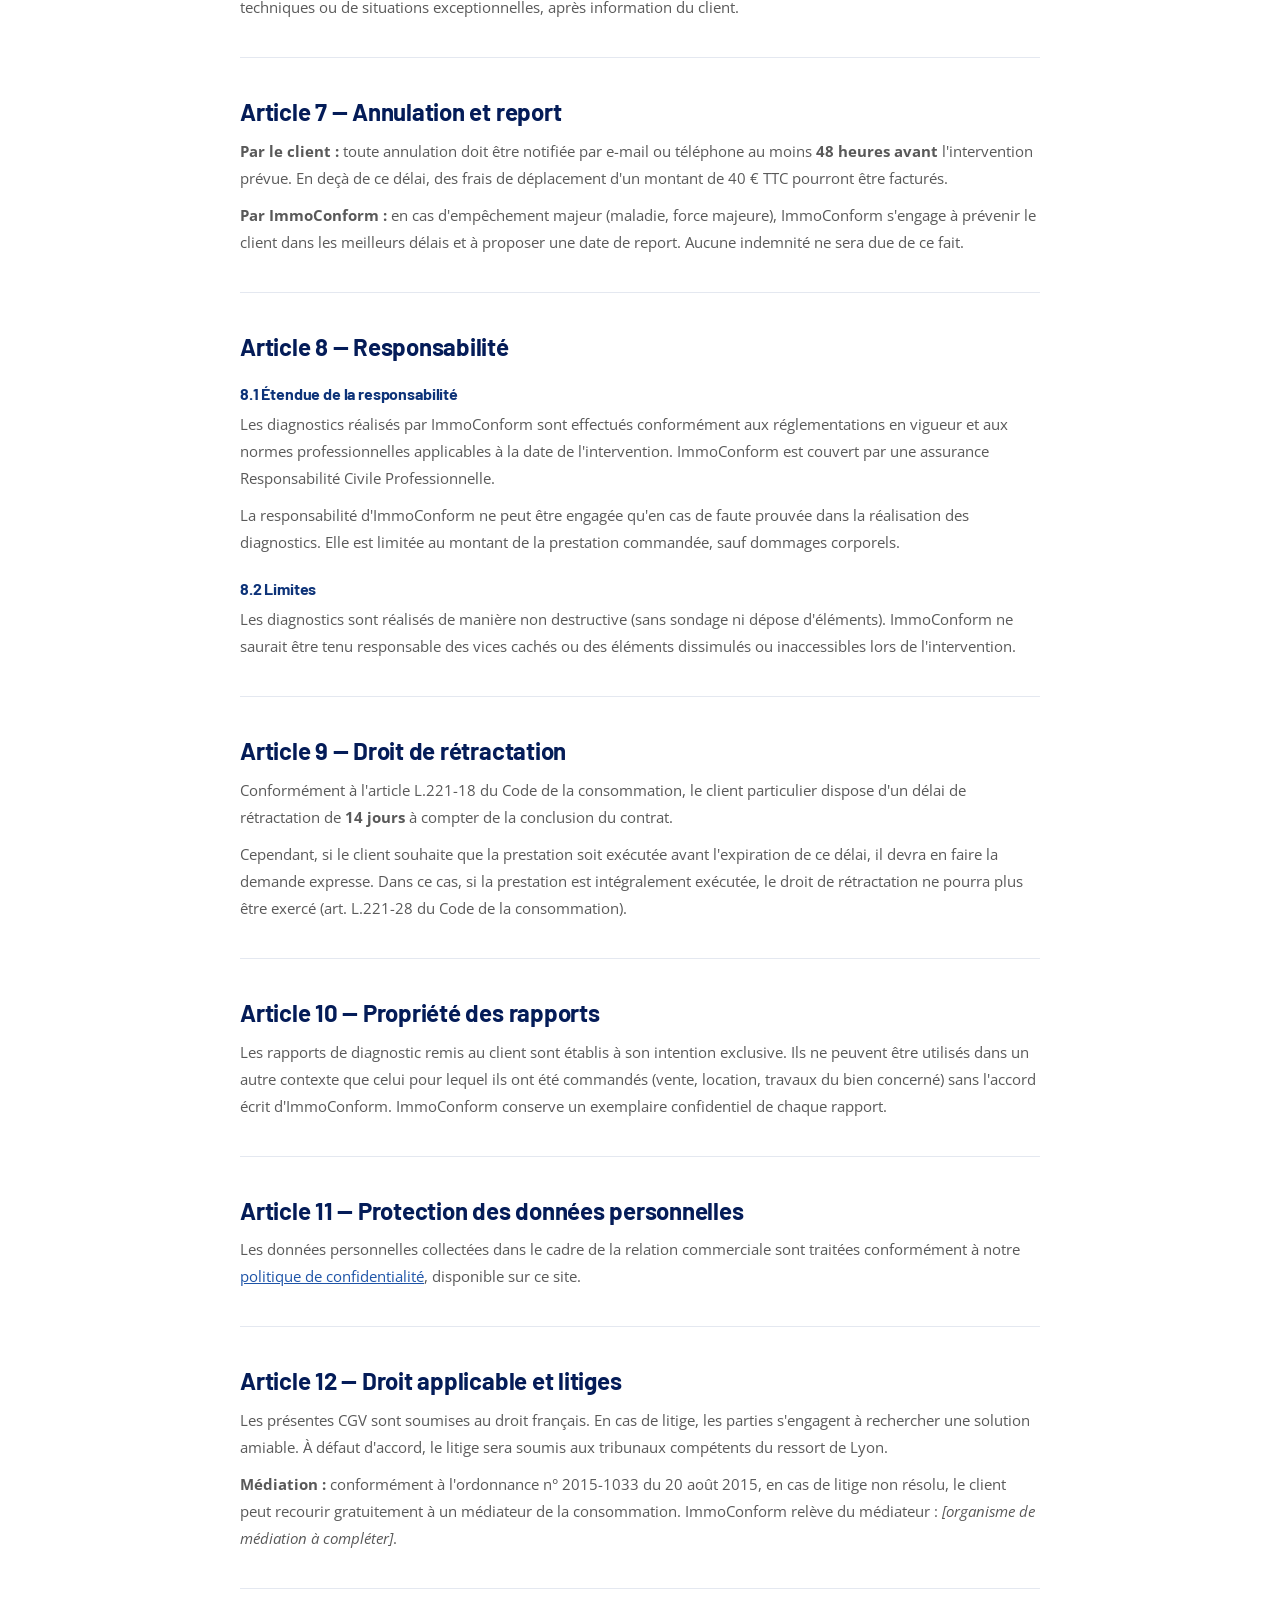
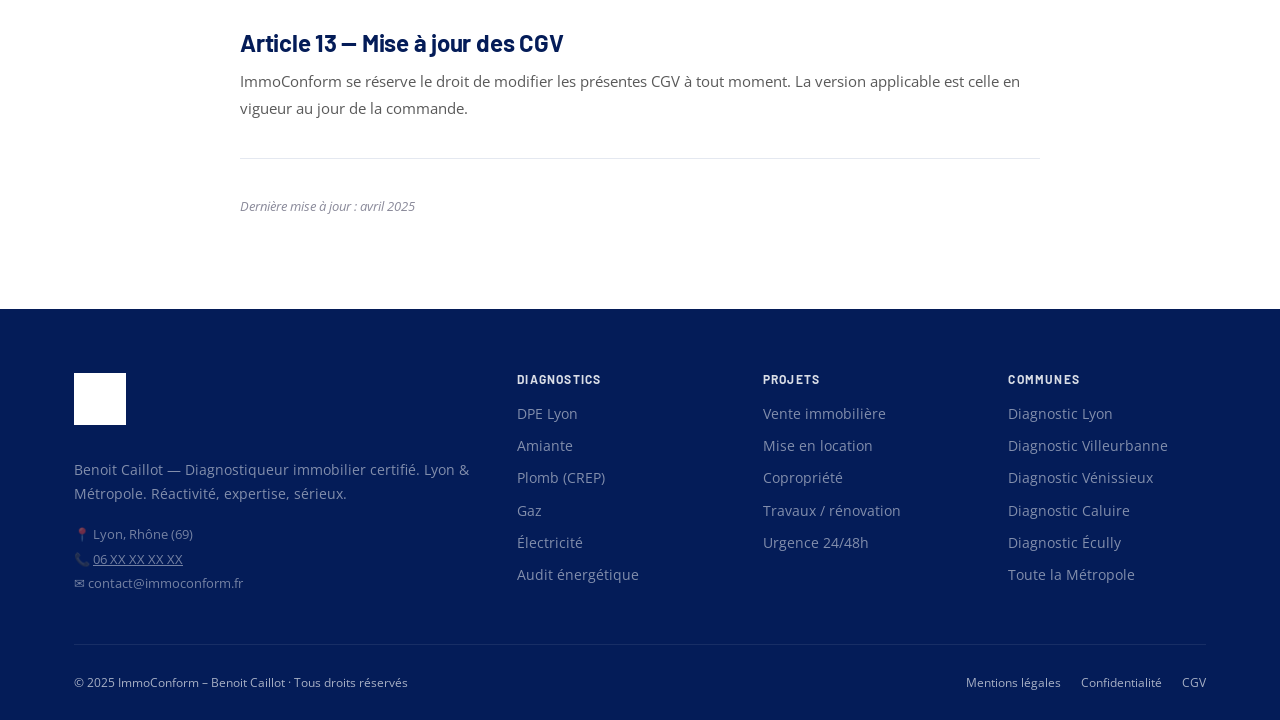
<file: cgv.html>
<!DOCTYPE html>
<html lang="fr">
<head>
  <meta charset="UTF-8">
  <meta name="viewport" content="width=device-width, initial-scale=1.0">
  <title>Conditions Générales de Vente – ImmoConform Lyon</title>
  <meta name="description" content="Conditions Générales de Vente (CGV) des prestations de diagnostic immobilier ImmoConform – Benoit Caillot, Lyon.">
  <link rel="stylesheet" href="styles.css">
  <style>
    .legal-content { max-width: 800px; margin: 0 auto; }
    .legal-content h2 { font-size: clamp(18px,2vw,24px); margin: 40px 0 12px; color: var(--ic-900); }
    .legal-content h2:first-child { margin-top: 0; }
    .legal-content h3 { font-size: 16px; font-weight: 700; color: var(--ic-800); margin: 24px 0 8px; }
    .legal-content p, .legal-content li { font-size: 15px; color: var(--grey-700); line-height: 1.8; margin-bottom: 10px; }
    .legal-content ul { padding-left: 20px; margin-bottom: 10px; }
    .legal-content a { color: var(--ic-700); }
    .legal-divider { border: none; border-top: 1px solid var(--grey-200); margin: 36px 0; }
    .info-box { background: var(--ic-50); border-radius: var(--radius); border-left: 4px solid var(--ic-700); padding: 18px 20px; margin: 16px 0; }
    .info-box p { margin: 0; color: var(--ic-900); }
  </style>
</head>
<body>

<!-- ══ HEADER ══ -->
<header class="site-header">
  <div class="header-topbar">
    <span>📍 Lyon &amp; Métropole</span>
    <a href="tel:+33XXXXXXXXX">☎ 06 XX XX XX XX</a>
    <span class="urgence-badge">⚡ Urgence 24/48h</span>
  </div>
  <div class="header-main">
    <a href="index.html" class="logo-link">
      <img src="assets/logo-slogan.jpeg" alt="ImmoConform – Diagnostics Immobilier Lyon">
    </a>
    <nav class="main-nav">
      <a href="index.html">Accueil</a>
      <a href="diagnostics.html">Diagnostics</a>
      <a href="experience.html">Votre expert</a>
      <a href="index.html#zone">Zone</a>
      <a href="index.html#faq">FAQ</a>
    </nav>
    <div class="header-actions">
      <button onclick="openChatbot()" class="btn btn-outline btn-sm">💬 Devis rapide</button>
      <a href="tel:+33XXXXXXXXX" class="btn btn-primary btn-sm">Appeler</a>
    </div>
  </div>
</header>

<!-- ══ PAGE HERO ══ -->
<div class="page-hero">
  <div class="container">
    <div class="breadcrumb">
      <a href="index.html">Accueil</a>
      <span>›</span>
      <span>CGV</span>
    </div>
    <h1>Conditions Générales de Vente</h1>
    <p>Les présentes CGV régissent l'ensemble des prestations de diagnostic immobilier réalisées par ImmoConform – Benoit Caillot, à destination de tout client particulier ou professionnel.</p>
  </div>
</div>

<!-- ══ CONTENU ══ -->
<section>
  <div class="container">
    <div class="legal-content">

      <div class="info-box">
        <p><strong>Prestataire :</strong> Benoit Caillot – ImmoConform · Lyon, Rhône (69) · <a href="mailto:contact@immoconform.fr">contact@immoconform.fr</a> · <a href="tel:+33XXXXXXXXX">06 XX XX XX XX</a></p>
      </div>

      <h2>Article 1 — Objet et champ d'application</h2>
      <p>Les présentes Conditions Générales de Vente (CGV) s'appliquent à toutes les prestations de diagnostic immobilier proposées par Benoit Caillot, opérant sous l'enseigne <strong>ImmoConform</strong>, diagnostiqueur immobilier certifié, exerçant à Lyon et dans la Métropole de Lyon.</p>
      <p>Toute commande implique l'acceptation pleine et entière des présentes CGV par le client. Ces conditions prévalent sur tout document du client, sauf accord dérogatoire exprès et écrit d'ImmoConform.</p>

      <hr class="legal-divider">

      <h2>Article 2 — Prestations proposées</h2>
      <p>ImmoConform réalise les diagnostics techniques immobiliers suivants :</p>
      <ul>
        <li>Diagnostic de Performance Énergétique (DPE) — méthode 3CL</li>
        <li>Diagnostic amiante (avant vente et avant travaux)</li>
        <li>Diagnostic plomb / Constat de Risque d'Exposition au Plomb (CREP)</li>
        <li>État des installations intérieures de gaz</li>
        <li>État des installations intérieures d'électricité</li>
        <li>Diagnostic termites</li>
        <li>Audit énergétique réglementaire</li>
        <li>Mesurage Loi Carrez et Loi Boutin</li>
        <li>État des Risques et Pollutions (ERP)</li>
        <li>Diagnostic assainissement non collectif</li>
      </ul>
      <p>Les diagnostics sont réalisés conformément aux normes et réglementations en vigueur au moment de l'intervention. ImmoConform dispose de toutes les certifications requises, renouvelées périodiquement.</p>

      <hr class="legal-divider">

      <h2>Article 3 — Devis et formation du contrat</h2>
      <p>Toute prestation fait l'objet d'un devis gratuit, établi sur la base des informations communiquées par le client (type et surface du bien, commune, diagnostics souhaités, date souhaitée d'intervention).</p>
      <p>Le devis est valable <strong>30 jours</strong> à compter de sa date d'émission. La commande est ferme et définitive à la confirmation écrite du client (e-mail, SMS ou accord téléphonique confirmé par e-mail). Toute modification du périmètre de la mission après accord peut donner lieu à un avenant tarifaire.</p>

      <hr class="legal-divider">

      <h2>Article 4 — Tarifs</h2>
      <p>Les tarifs sont exprimés en euros TTC (TVA non applicable si régime franchise en base de TVA — article 293 B du CGI). Ils figurent sur le devis remis au client avant toute intervention.</p>
      <p>À titre indicatif :</p>
      <ul>
        <li>Pack vente (appartement ≤ 60 m²) : à partir de 180 €</li>
        <li>Pack location : à partir de 120 €</li>
        <li>DPE seul : à partir de 100 €</li>
        <li>Audit énergétique : à partir de 350 €</li>
      </ul>
      <p>Ces tarifs sont susceptibles d'évoluer. Le tarif applicable est celui figurant sur le devis validé par le client. Des majorations peuvent s'appliquer pour les biens de grande surface, les sous-sols difficiles d'accès, ou les interventions en urgence.</p>

      <hr class="legal-divider">

      <h2>Article 5 — Modalités de paiement</h2>
      <h3>5.1 Échéances</h3>
      <p>Le règlement est exigible à la remise du rapport de diagnostic, sauf accord écrit préalable stipulant des modalités différentes (acompte, paiement à la commande).</p>

      <h3>5.2 Moyens de paiement acceptés</h3>
      <ul>
        <li>Virement bancaire</li>
        <li>Chèque à l'ordre de Benoit Caillot</li>
        <li>Espèces (dans la limite légale de 1 000 €)</li>
        <li>Carte bancaire (selon disponibilité du terminal)</li>
      </ul>

      <h3>5.3 Retard de paiement</h3>
      <p>En cas de retard de paiement, des pénalités de retard sont exigibles de plein droit au taux légal en vigueur, sans mise en demeure préalable, conformément à la loi n° 92-1442 du 31 décembre 1992. Une indemnité forfaitaire pour frais de recouvrement de 40 € est également due.</p>

      <hr class="legal-divider">

      <h2>Article 6 — Conditions d'intervention</h2>
      <h3>6.1 Obligations du client</h3>
      <p>Le client s'engage à :</p>
      <ul>
        <li>Permettre l'accès à l'ensemble des parties du bien concernées par les diagnostics (combles, caves, dépendances, locaux techniques)</li>
        <li>Informer ImmoConform de tout élément susceptible d'affecter la réalisation des diagnostics (présence d'amiante connue, travaux récents, etc.)</li>
        <li>Être présent ou faire représenter par un mandataire lors de l'intervention</li>
        <li>Mettre à disposition les plans du bien et tous documents utiles</li>
      </ul>
      <p>Tout accès impossible ou incomplet à une partie du bien sera mentionné dans le rapport et peut limiter la portée des conclusions.</p>

      <h3>6.2 Délais d'intervention</h3>
      <p>ImmoConform s'engage à proposer un rendez-vous dans les meilleurs délais. Le rapport définitif est transmis au client dans les <strong>24 à 48 heures</strong> suivant la visite, par voie électronique. Ce délai peut être étendu en cas de difficultés techniques ou de situations exceptionnelles, après information du client.</p>

      <hr class="legal-divider">

      <h2>Article 7 — Annulation et report</h2>
      <p><strong>Par le client :</strong> toute annulation doit être notifiée par e-mail ou téléphone au moins <strong>48 heures avant</strong> l'intervention prévue. En deçà de ce délai, des frais de déplacement d'un montant de 40 € TTC pourront être facturés.</p>
      <p><strong>Par ImmoConform :</strong> en cas d'empêchement majeur (maladie, force majeure), ImmoConform s'engage à prévenir le client dans les meilleurs délais et à proposer une date de report. Aucune indemnité ne sera due de ce fait.</p>

      <hr class="legal-divider">

      <h2>Article 8 — Responsabilité</h2>
      <h3>8.1 Étendue de la responsabilité</h3>
      <p>Les diagnostics réalisés par ImmoConform sont effectués conformément aux réglementations en vigueur et aux normes professionnelles applicables à la date de l'intervention. ImmoConform est couvert par une assurance Responsabilité Civile Professionnelle.</p>
      <p>La responsabilité d'ImmoConform ne peut être engagée qu'en cas de faute prouvée dans la réalisation des diagnostics. Elle est limitée au montant de la prestation commandée, sauf dommages corporels.</p>

      <h3>8.2 Limites</h3>
      <p>Les diagnostics sont réalisés de manière non destructive (sans sondage ni dépose d'éléments). ImmoConform ne saurait être tenu responsable des vices cachés ou des éléments dissimulés ou inaccessibles lors de l'intervention.</p>

      <hr class="legal-divider">

      <h2>Article 9 — Droit de rétractation</h2>
      <p>Conformément à l'article L.221-18 du Code de la consommation, le client particulier dispose d'un délai de rétractation de <strong>14 jours</strong> à compter de la conclusion du contrat.</p>
      <p>Cependant, si le client souhaite que la prestation soit exécutée avant l'expiration de ce délai, il devra en faire la demande expresse. Dans ce cas, si la prestation est intégralement exécutée, le droit de rétractation ne pourra plus être exercé (art. L.221-28 du Code de la consommation).</p>

      <hr class="legal-divider">

      <h2>Article 10 — Propriété des rapports</h2>
      <p>Les rapports de diagnostic remis au client sont établis à son intention exclusive. Ils ne peuvent être utilisés dans un autre contexte que celui pour lequel ils ont été commandés (vente, location, travaux du bien concerné) sans l'accord écrit d'ImmoConform. ImmoConform conserve un exemplaire confidentiel de chaque rapport.</p>

      <hr class="legal-divider">

      <h2>Article 11 — Protection des données personnelles</h2>
      <p>Les données personnelles collectées dans le cadre de la relation commerciale sont traitées conformément à notre <a href="confidentialite.html">politique de confidentialité</a>, disponible sur ce site.</p>

      <hr class="legal-divider">

      <h2>Article 12 — Droit applicable et litiges</h2>
      <p>Les présentes CGV sont soumises au droit français. En cas de litige, les parties s'engagent à rechercher une solution amiable. À défaut d'accord, le litige sera soumis aux tribunaux compétents du ressort de Lyon.</p>
      <p><strong>Médiation :</strong> conformément à l'ordonnance n° 2015-1033 du 20 août 2015, en cas de litige non résolu, le client peut recourir gratuitement à un médiateur de la consommation. ImmoConform relève du médiateur : <em>[organisme de médiation à compléter]</em>.</p>

      <hr class="legal-divider">

      <h2>Article 13 — Mise à jour des CGV</h2>
      <p>ImmoConform se réserve le droit de modifier les présentes CGV à tout moment. La version applicable est celle en vigueur au jour de la commande.</p>

      <hr class="legal-divider">

      <p style="font-size:13px;color:var(--grey-400)"><em>Dernière mise à jour : avril 2025</em></p>

    </div>
  </div>
</section>

<!-- ══ FOOTER ══ -->
<footer class="site-footer">
  <div class="container">
    <div class="footer-grid">
      <div class="footer-brand">
        <img src="assets/logo-slogan.jpeg" alt="ImmoConform">
        <p class="footer-tagline">Benoit Caillot — Diagnostiqueur immobilier certifié. Lyon &amp; Métropole. Réactivité, expertise, sérieux.</p>
        <p style="margin-top:16px;font-size:13px;color:rgba(255,255,255,.45);line-height:1.9">
          📍 Lyon, Rhône (69)<br>
          📞 <a href="tel:+33XXXXXXXXX" style="color:inherit">06 XX XX XX XX</a><br>
          ✉ contact@immoconform.fr
        </p>
      </div>
      <div class="footer-col">
        <h4>Diagnostics</h4>
        <div class="footer-links">
          <a href="diagnostics.html#dpe">DPE Lyon</a>
          <a href="diagnostics.html#amiante">Amiante</a>
          <a href="diagnostics.html#plomb">Plomb (CREP)</a>
          <a href="diagnostics.html#gaz">Gaz</a>
          <a href="diagnostics.html#electricite">Électricité</a>
          <a href="diagnostics.html#audit">Audit énergétique</a>
        </div>
      </div>
      <div class="footer-col">
        <h4>Projets</h4>
        <div class="footer-links">
          <a href="index.html#situations">Vente immobilière</a>
          <a href="index.html#situations">Mise en location</a>
          <a href="index.html#situations">Copropriété</a>
          <a href="index.html#situations">Travaux / rénovation</a>
          <a href="tel:+33XXXXXXXXX">Urgence 24/48h</a>
        </div>
      </div>
      <div class="footer-col">
        <h4>Communes</h4>
        <div class="footer-links">
          <a href="#">Diagnostic Lyon</a>
          <a href="#">Diagnostic Villeurbanne</a>
          <a href="#">Diagnostic Vénissieux</a>
          <a href="#">Diagnostic Caluire</a>
          <a href="#">Diagnostic Écully</a>
          <a href="#">Toute la Métropole</a>
        </div>
      </div>
    </div>
    <div class="footer-bottom">
      <span>© 2025 ImmoConform – Benoit Caillot · Tous droits réservés</span>
      <span style="display:flex;gap:20px">
        <a href="mentions-legales.html">Mentions légales</a>
        <a href="confidentialite.html">Confidentialité</a>
        <a href="cgv.html">CGV</a>
      </span>
    </div>
  </div>
</footer>

<script src="chatbot.js"></script>

</body>
</html>
</file>
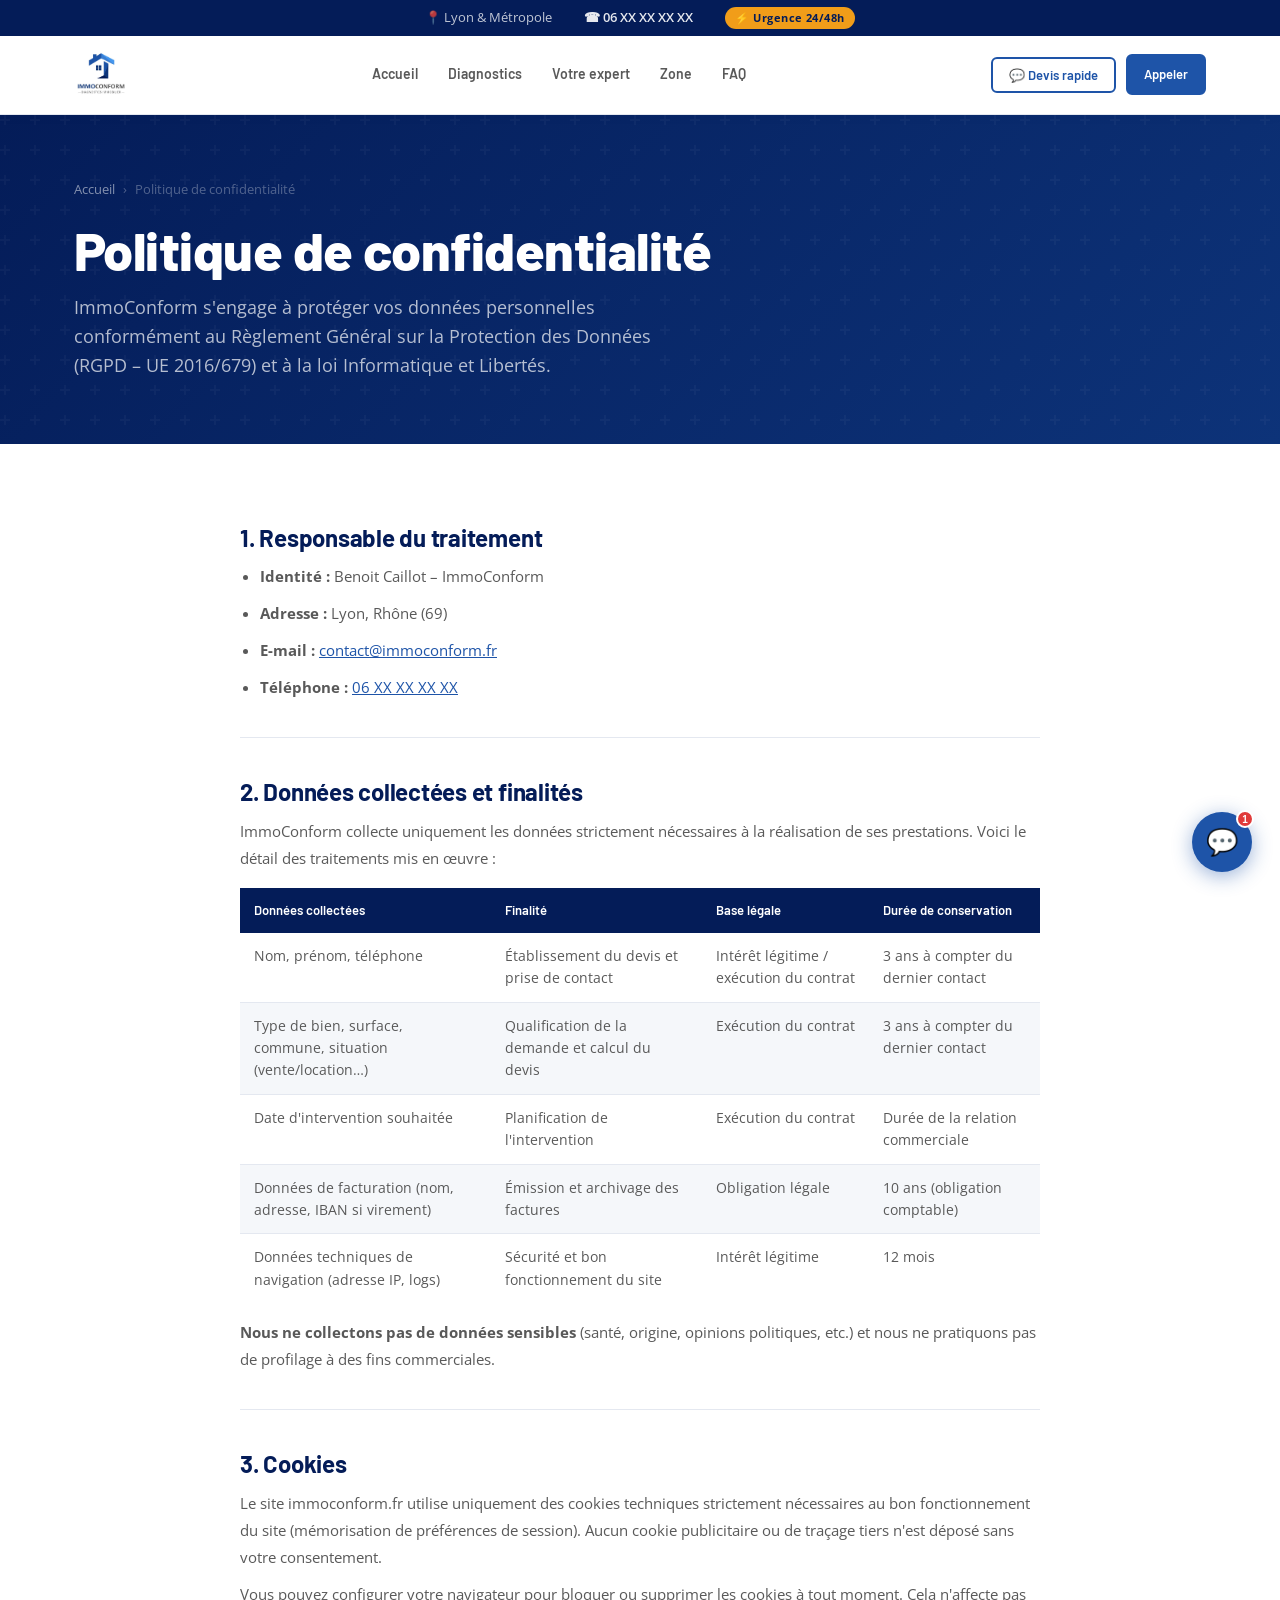
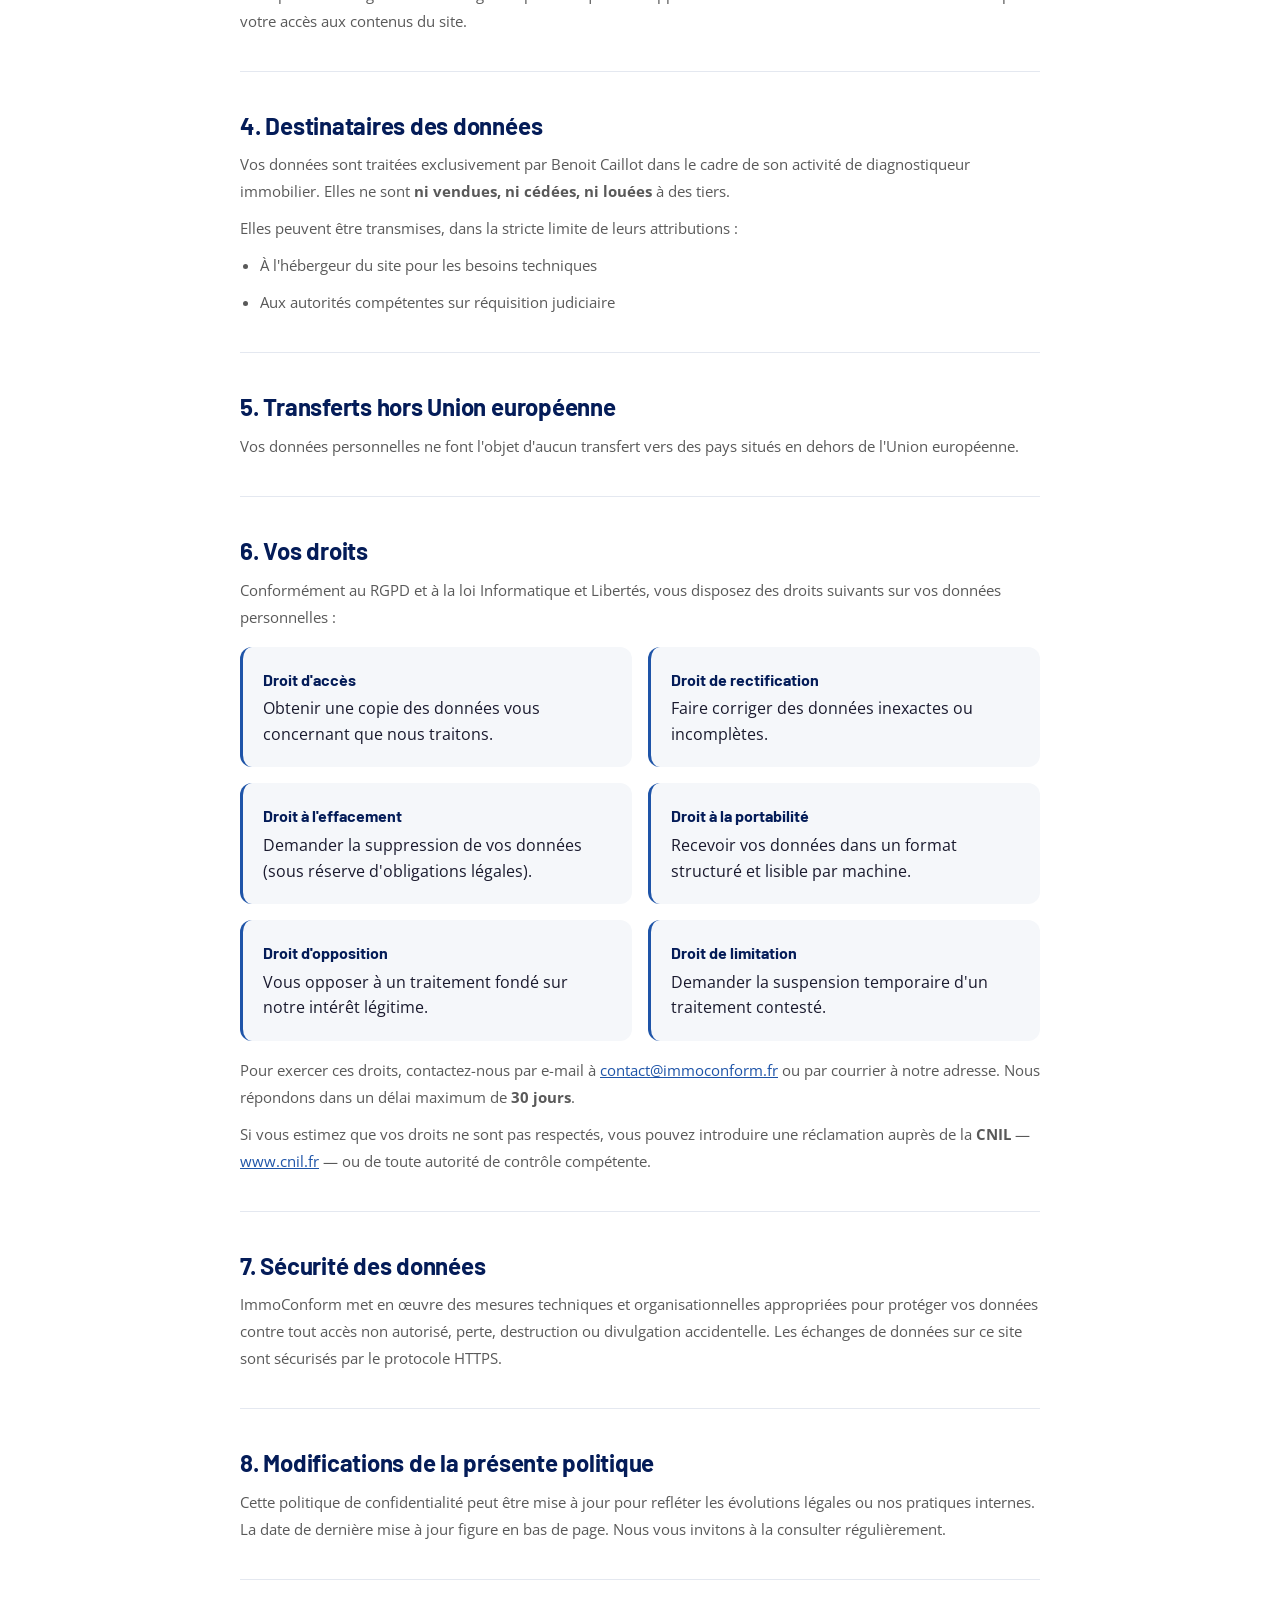
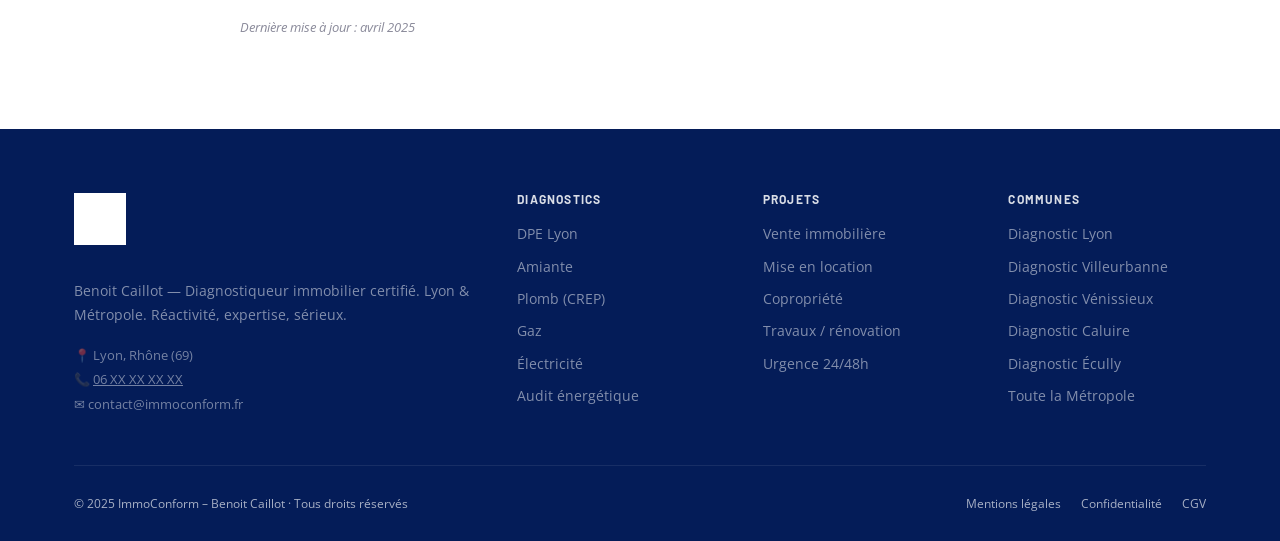
<file: confidentialite.html>
<!DOCTYPE html>
<html lang="fr">
<head>
  <meta charset="UTF-8">
  <meta name="viewport" content="width=device-width, initial-scale=1.0">
  <title>Politique de confidentialité – ImmoConform Lyon</title>
  <meta name="description" content="Politique de confidentialité et protection des données personnelles (RGPD) – ImmoConform, diagnostiqueur immobilier à Lyon.">
  <link rel="stylesheet" href="styles.css">
  <style>
    .legal-content { max-width: 800px; margin: 0 auto; }
    .legal-content h2 { font-size: clamp(18px,2vw,24px); margin: 40px 0 12px; color: var(--ic-900); }
    .legal-content h2:first-child { margin-top: 0; }
    .legal-content h3 { font-size: 16px; font-weight: 700; color: var(--ic-800); margin: 24px 0 8px; }
    .legal-content p, .legal-content li { font-size: 15px; color: var(--grey-700); line-height: 1.8; margin-bottom: 10px; }
    .legal-content ul { padding-left: 20px; margin-bottom: 10px; }
    .legal-content a { color: var(--ic-700); }
    .legal-divider { border: none; border-top: 1px solid var(--grey-200); margin: 36px 0; }
    .data-table { width: 100%; border-collapse: collapse; margin: 16px 0; font-size: 14px; }
    .data-table th { background: var(--ic-900); color: white; padding: 12px 14px; text-align: left; font-family: var(--font-head); font-weight: 600; font-size: 13px; }
    .data-table td { padding: 12px 14px; border-bottom: 1px solid var(--grey-200); color: var(--grey-700); vertical-align: top; }
    .data-table tr:last-child td { border-bottom: none; }
    .data-table tr:nth-child(even) td { background: var(--grey-100); }
    .rights-grid { display: grid; grid-template-columns: 1fr 1fr; gap: 16px; margin: 16px 0; }
    .right-card { background: var(--grey-100); border-radius: var(--radius); padding: 20px; border-left: 3px solid var(--ic-700); }
    .right-card strong { display: block; font-family: var(--font-head); color: var(--ic-900); margin-bottom: 4px; }
    @media (max-width: 640px) { .rights-grid { grid-template-columns: 1fr; } .data-table { font-size: 12px; } .data-table th, .data-table td { padding: 8px 10px; } }
  </style>
</head>
<body>

<!-- ══ HEADER ══ -->
<header class="site-header">
  <div class="header-topbar">
    <span>📍 Lyon &amp; Métropole</span>
    <a href="tel:+33XXXXXXXXX">☎ 06 XX XX XX XX</a>
    <span class="urgence-badge">⚡ Urgence 24/48h</span>
  </div>
  <div class="header-main">
    <a href="index.html" class="logo-link">
      <img src="assets/logo-slogan.jpeg" alt="ImmoConform – Diagnostics Immobilier Lyon">
    </a>
    <nav class="main-nav">
      <a href="index.html">Accueil</a>
      <a href="diagnostics.html">Diagnostics</a>
      <a href="experience.html">Votre expert</a>
      <a href="index.html#zone">Zone</a>
      <a href="index.html#faq">FAQ</a>
    </nav>
    <div class="header-actions">
      <button onclick="openChatbot()" class="btn btn-outline btn-sm">💬 Devis rapide</button>
      <a href="tel:+33XXXXXXXXX" class="btn btn-primary btn-sm">Appeler</a>
    </div>
  </div>
</header>

<!-- ══ PAGE HERO ══ -->
<div class="page-hero">
  <div class="container">
    <div class="breadcrumb">
      <a href="index.html">Accueil</a>
      <span>›</span>
      <span>Politique de confidentialité</span>
    </div>
    <h1>Politique de confidentialité</h1>
    <p>ImmoConform s'engage à protéger vos données personnelles conformément au Règlement Général sur la Protection des Données (RGPD – UE 2016/679) et à la loi Informatique et Libertés.</p>
  </div>
</div>

<!-- ══ CONTENU ══ -->
<section>
  <div class="container">
    <div class="legal-content">

      <h2>1. Responsable du traitement</h2>
      <ul>
        <li><strong>Identité :</strong> Benoit Caillot – ImmoConform</li>
        <li><strong>Adresse :</strong> Lyon, Rhône (69)</li>
        <li><strong>E-mail :</strong> <a href="mailto:contact@immoconform.fr">contact@immoconform.fr</a></li>
        <li><strong>Téléphone :</strong> <a href="tel:+33XXXXXXXXX">06 XX XX XX XX</a></li>
      </ul>

      <hr class="legal-divider">

      <h2>2. Données collectées et finalités</h2>
      <p>ImmoConform collecte uniquement les données strictement nécessaires à la réalisation de ses prestations. Voici le détail des traitements mis en œuvre :</p>

      <table class="data-table">
        <thead>
          <tr>
            <th>Données collectées</th>
            <th>Finalité</th>
            <th>Base légale</th>
            <th>Durée de conservation</th>
          </tr>
        </thead>
        <tbody>
          <tr>
            <td>Nom, prénom, téléphone</td>
            <td>Établissement du devis et prise de contact</td>
            <td>Intérêt légitime / exécution du contrat</td>
            <td>3 ans à compter du dernier contact</td>
          </tr>
          <tr>
            <td>Type de bien, surface, commune, situation (vente/location…)</td>
            <td>Qualification de la demande et calcul du devis</td>
            <td>Exécution du contrat</td>
            <td>3 ans à compter du dernier contact</td>
          </tr>
          <tr>
            <td>Date d'intervention souhaitée</td>
            <td>Planification de l'intervention</td>
            <td>Exécution du contrat</td>
            <td>Durée de la relation commerciale</td>
          </tr>
          <tr>
            <td>Données de facturation (nom, adresse, IBAN si virement)</td>
            <td>Émission et archivage des factures</td>
            <td>Obligation légale</td>
            <td>10 ans (obligation comptable)</td>
          </tr>
          <tr>
            <td>Données techniques de navigation (adresse IP, logs)</td>
            <td>Sécurité et bon fonctionnement du site</td>
            <td>Intérêt légitime</td>
            <td>12 mois</td>
          </tr>
        </tbody>
      </table>

      <p><strong>Nous ne collectons pas de données sensibles</strong> (santé, origine, opinions politiques, etc.) et nous ne pratiquons pas de profilage à des fins commerciales.</p>

      <hr class="legal-divider">

      <h2>3. Cookies</h2>
      <p>Le site immoconform.fr utilise uniquement des cookies techniques strictement nécessaires au bon fonctionnement du site (mémorisation de préférences de session). Aucun cookie publicitaire ou de traçage tiers n'est déposé sans votre consentement.</p>
      <p>Vous pouvez configurer votre navigateur pour bloquer ou supprimer les cookies à tout moment. Cela n'affecte pas votre accès aux contenus du site.</p>

      <hr class="legal-divider">

      <h2>4. Destinataires des données</h2>
      <p>Vos données sont traitées exclusivement par Benoit Caillot dans le cadre de son activité de diagnostiqueur immobilier. Elles ne sont <strong>ni vendues, ni cédées, ni louées</strong> à des tiers.</p>
      <p>Elles peuvent être transmises, dans la stricte limite de leurs attributions :</p>
      <ul>
        <li>À l'hébergeur du site pour les besoins techniques</li>
        <li>Aux autorités compétentes sur réquisition judiciaire</li>
      </ul>

      <hr class="legal-divider">

      <h2>5. Transferts hors Union européenne</h2>
      <p>Vos données personnelles ne font l'objet d'aucun transfert vers des pays situés en dehors de l'Union européenne.</p>

      <hr class="legal-divider">

      <h2>6. Vos droits</h2>
      <p>Conformément au RGPD et à la loi Informatique et Libertés, vous disposez des droits suivants sur vos données personnelles :</p>

      <div class="rights-grid">
        <div class="right-card">
          <strong>Droit d'accès</strong>
          Obtenir une copie des données vous concernant que nous traitons.
        </div>
        <div class="right-card">
          <strong>Droit de rectification</strong>
          Faire corriger des données inexactes ou incomplètes.
        </div>
        <div class="right-card">
          <strong>Droit à l'effacement</strong>
          Demander la suppression de vos données (sous réserve d'obligations légales).
        </div>
        <div class="right-card">
          <strong>Droit à la portabilité</strong>
          Recevoir vos données dans un format structuré et lisible par machine.
        </div>
        <div class="right-card">
          <strong>Droit d'opposition</strong>
          Vous opposer à un traitement fondé sur notre intérêt légitime.
        </div>
        <div class="right-card">
          <strong>Droit de limitation</strong>
          Demander la suspension temporaire d'un traitement contesté.
        </div>
      </div>

      <p>Pour exercer ces droits, contactez-nous par e-mail à <a href="mailto:contact@immoconform.fr">contact@immoconform.fr</a> ou par courrier à notre adresse. Nous répondons dans un délai maximum de <strong>30 jours</strong>.</p>
      <p>Si vous estimez que vos droits ne sont pas respectés, vous pouvez introduire une réclamation auprès de la <strong>CNIL</strong> — <a href="https://www.cnil.fr" target="_blank" rel="noopener">www.cnil.fr</a> — ou de toute autorité de contrôle compétente.</p>

      <hr class="legal-divider">

      <h2>7. Sécurité des données</h2>
      <p>ImmoConform met en œuvre des mesures techniques et organisationnelles appropriées pour protéger vos données contre tout accès non autorisé, perte, destruction ou divulgation accidentelle. Les échanges de données sur ce site sont sécurisés par le protocole HTTPS.</p>

      <hr class="legal-divider">

      <h2>8. Modifications de la présente politique</h2>
      <p>Cette politique de confidentialité peut être mise à jour pour refléter les évolutions légales ou nos pratiques internes. La date de dernière mise à jour figure en bas de page. Nous vous invitons à la consulter régulièrement.</p>

      <hr class="legal-divider">

      <p style="font-size:13px;color:var(--grey-400)"><em>Dernière mise à jour : avril 2025</em></p>

    </div>
  </div>
</section>

<!-- ══ FOOTER ══ -->
<footer class="site-footer">
  <div class="container">
    <div class="footer-grid">
      <div class="footer-brand">
        <img src="assets/logo-slogan.jpeg" alt="ImmoConform">
        <p class="footer-tagline">Benoit Caillot — Diagnostiqueur immobilier certifié. Lyon &amp; Métropole. Réactivité, expertise, sérieux.</p>
        <p style="margin-top:16px;font-size:13px;color:rgba(255,255,255,.45);line-height:1.9">
          📍 Lyon, Rhône (69)<br>
          📞 <a href="tel:+33XXXXXXXXX" style="color:inherit">06 XX XX XX XX</a><br>
          ✉ contact@immoconform.fr
        </p>
      </div>
      <div class="footer-col">
        <h4>Diagnostics</h4>
        <div class="footer-links">
          <a href="diagnostics.html#dpe">DPE Lyon</a>
          <a href="diagnostics.html#amiante">Amiante</a>
          <a href="diagnostics.html#plomb">Plomb (CREP)</a>
          <a href="diagnostics.html#gaz">Gaz</a>
          <a href="diagnostics.html#electricite">Électricité</a>
          <a href="diagnostics.html#audit">Audit énergétique</a>
        </div>
      </div>
      <div class="footer-col">
        <h4>Projets</h4>
        <div class="footer-links">
          <a href="index.html#situations">Vente immobilière</a>
          <a href="index.html#situations">Mise en location</a>
          <a href="index.html#situations">Copropriété</a>
          <a href="index.html#situations">Travaux / rénovation</a>
          <a href="tel:+33XXXXXXXXX">Urgence 24/48h</a>
        </div>
      </div>
      <div class="footer-col">
        <h4>Communes</h4>
        <div class="footer-links">
          <a href="#">Diagnostic Lyon</a>
          <a href="#">Diagnostic Villeurbanne</a>
          <a href="#">Diagnostic Vénissieux</a>
          <a href="#">Diagnostic Caluire</a>
          <a href="#">Diagnostic Écully</a>
          <a href="#">Toute la Métropole</a>
        </div>
      </div>
    </div>
    <div class="footer-bottom">
      <span>© 2025 ImmoConform – Benoit Caillot · Tous droits réservés</span>
      <span style="display:flex;gap:20px">
        <a href="mentions-legales.html">Mentions légales</a>
        <a href="confidentialite.html">Confidentialité</a>
        <a href="cgv.html">CGV</a>
      </span>
    </div>
  </div>
</footer>

<script src="chatbot.js"></script>

</body>
</html>
</file>
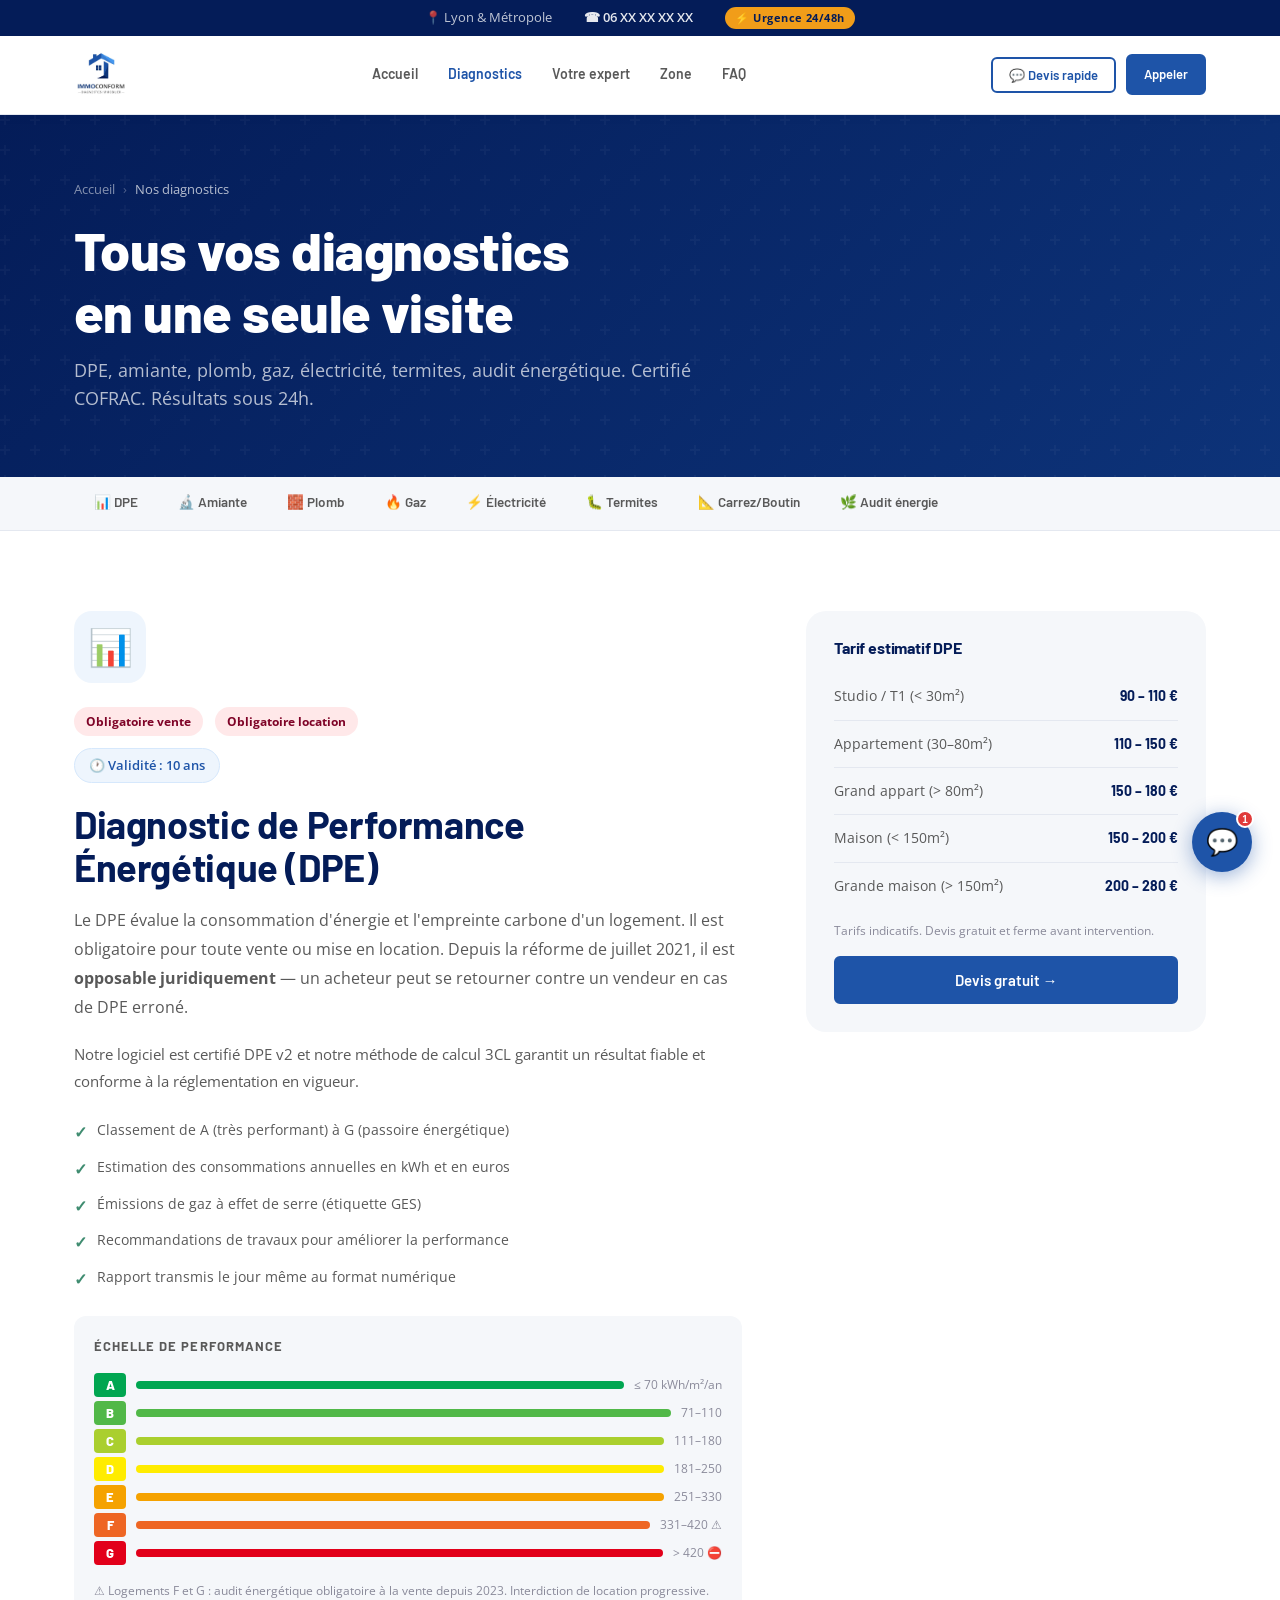
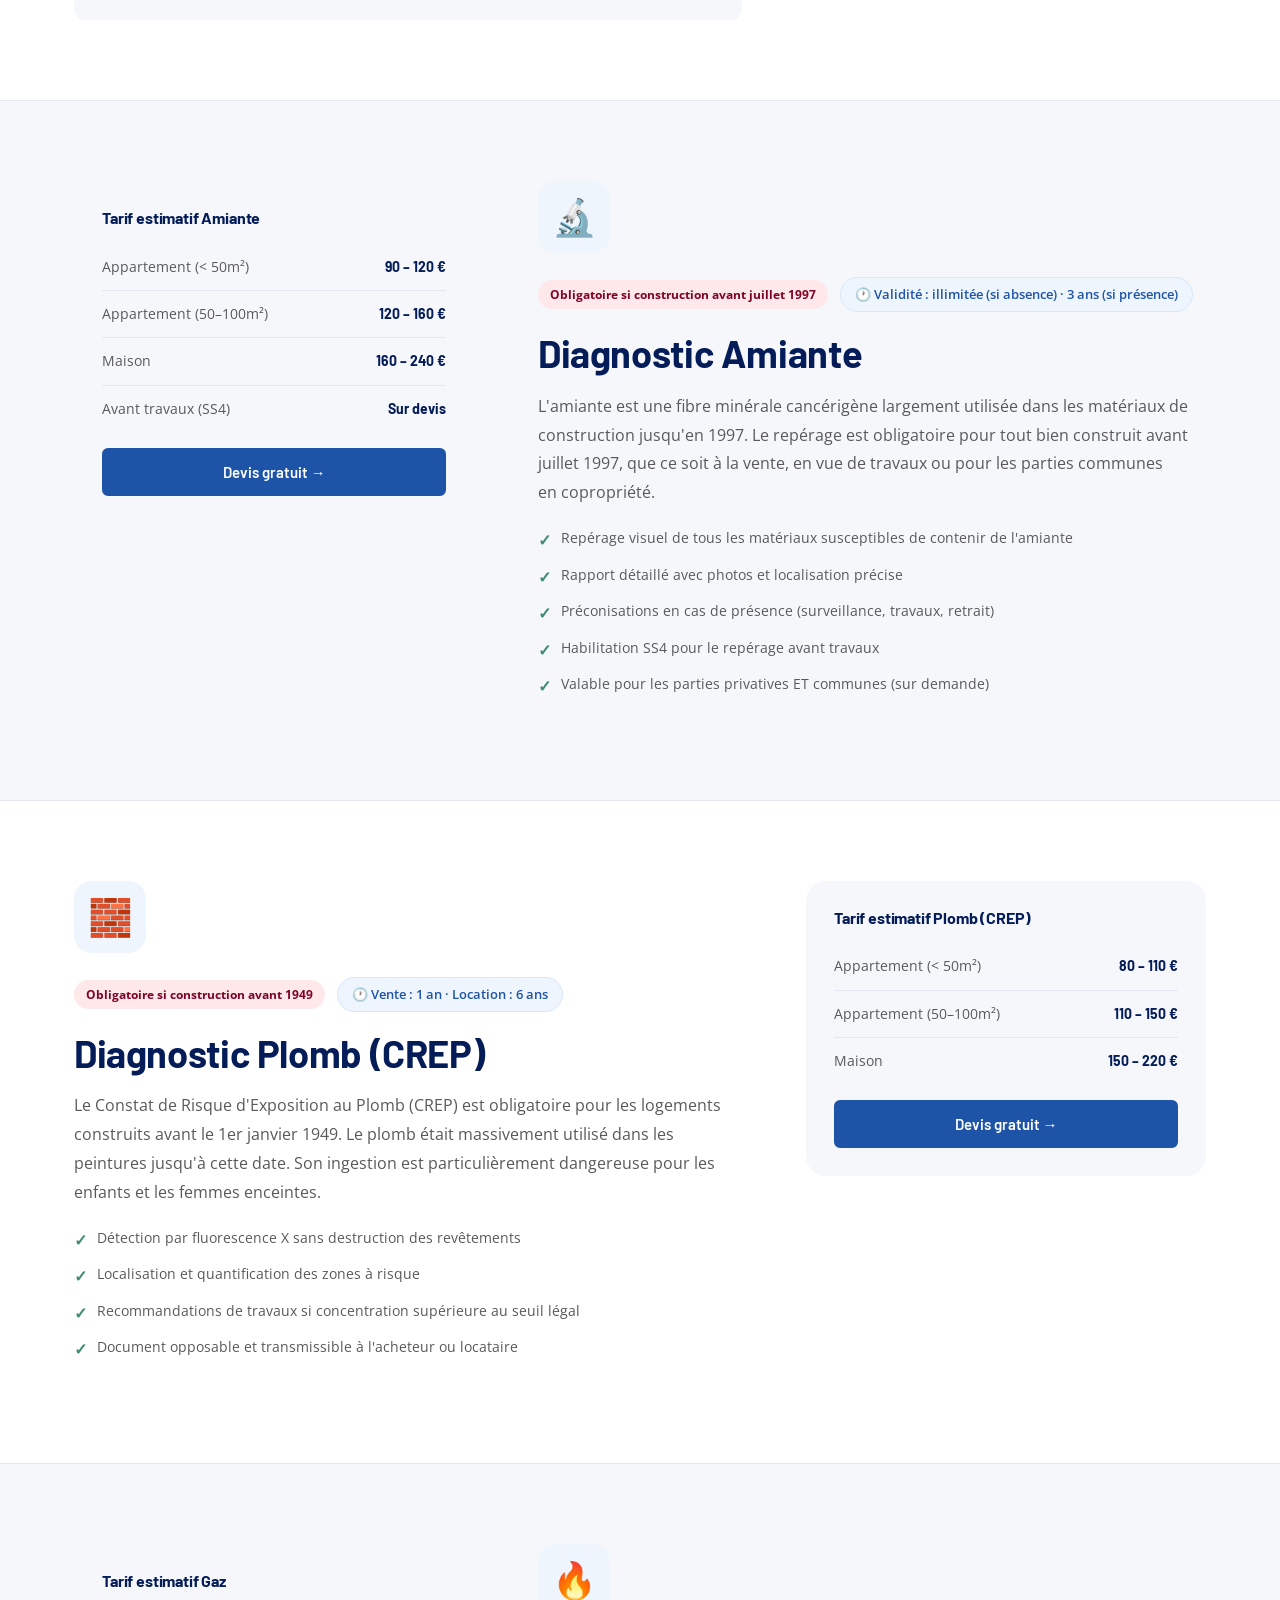
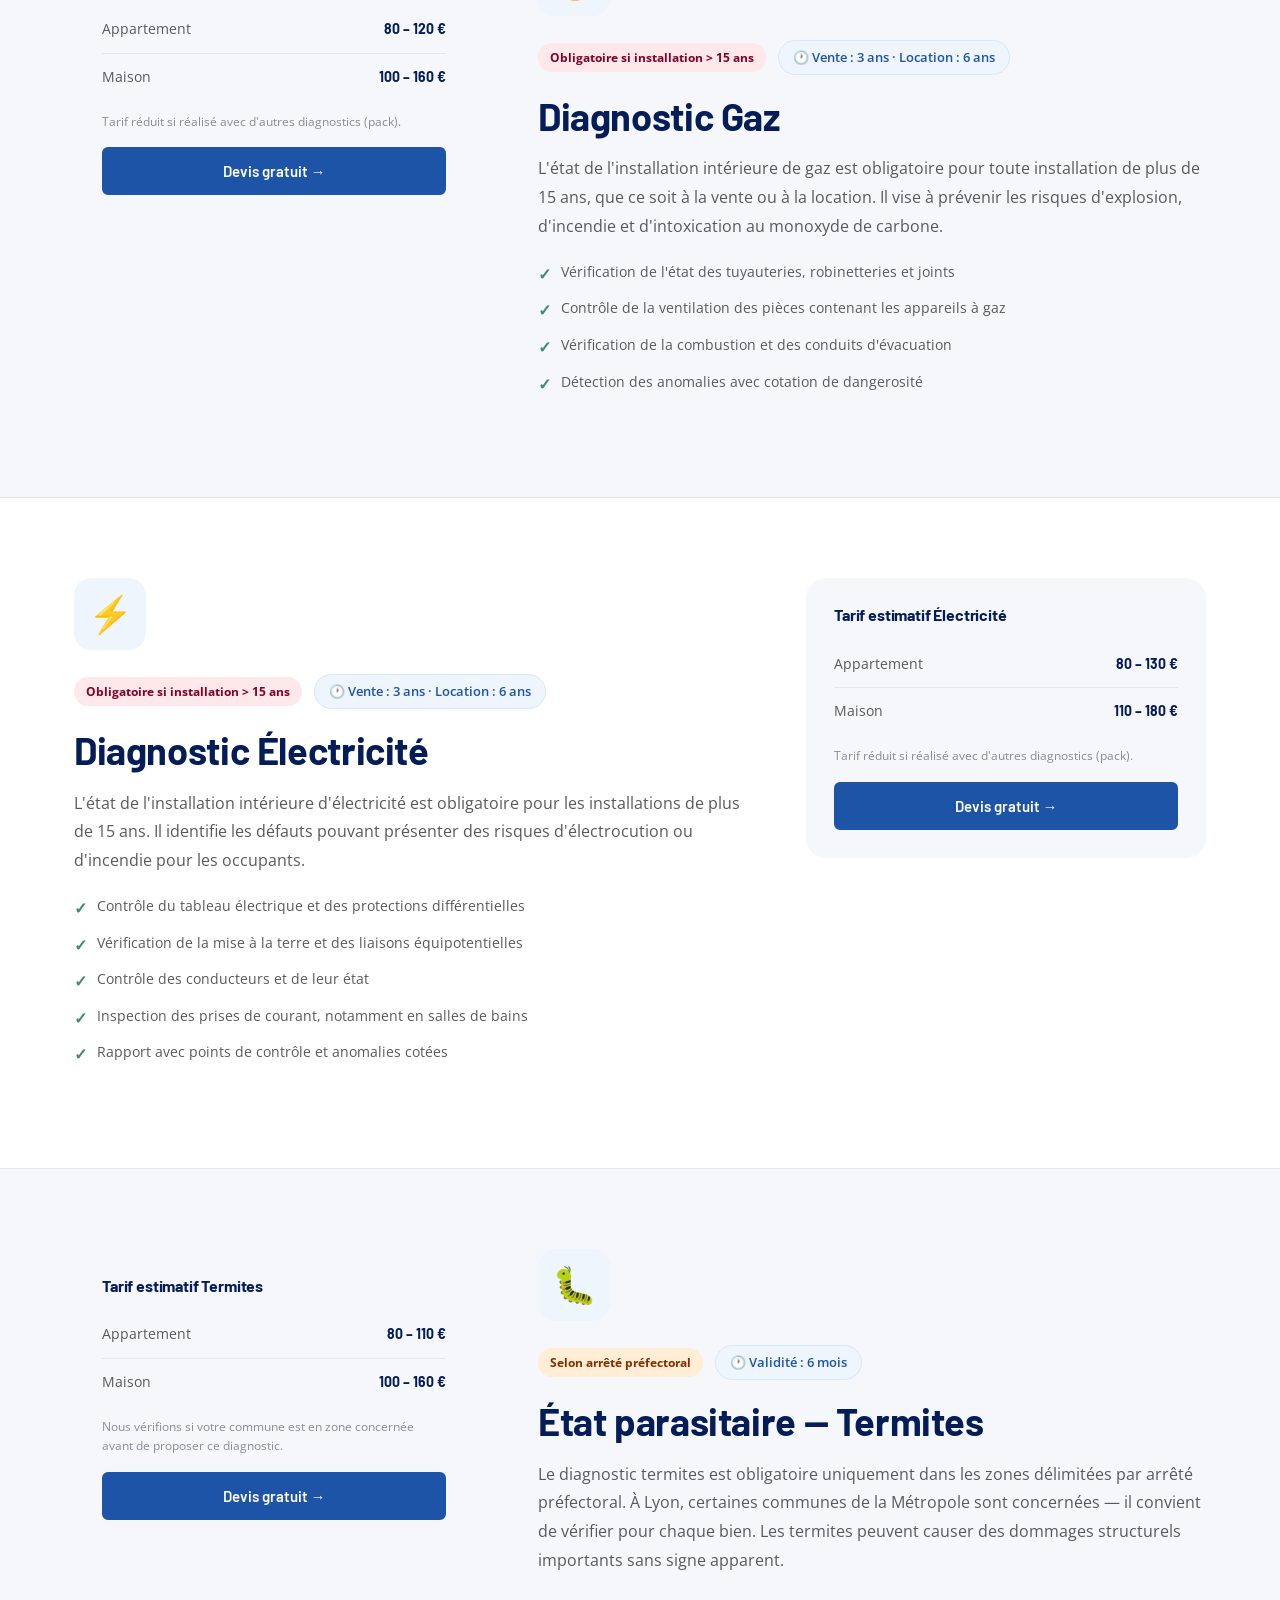
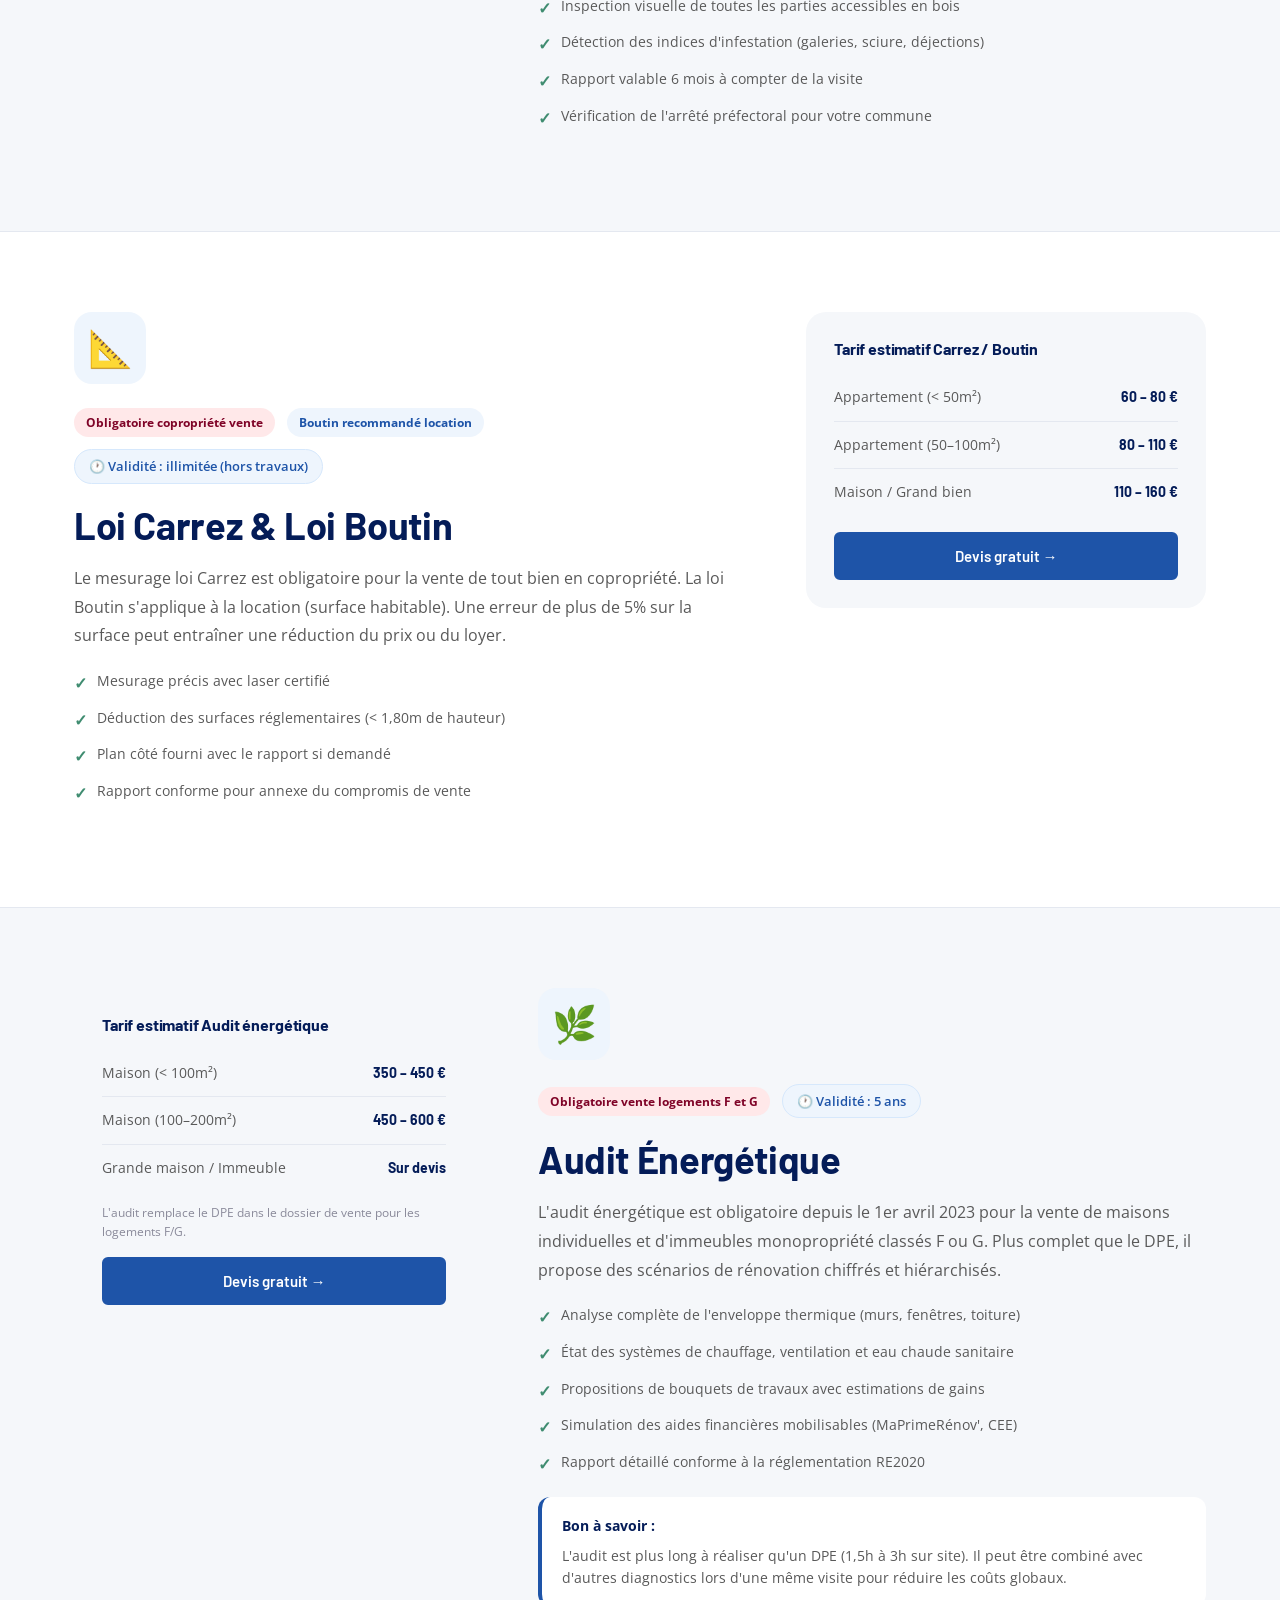
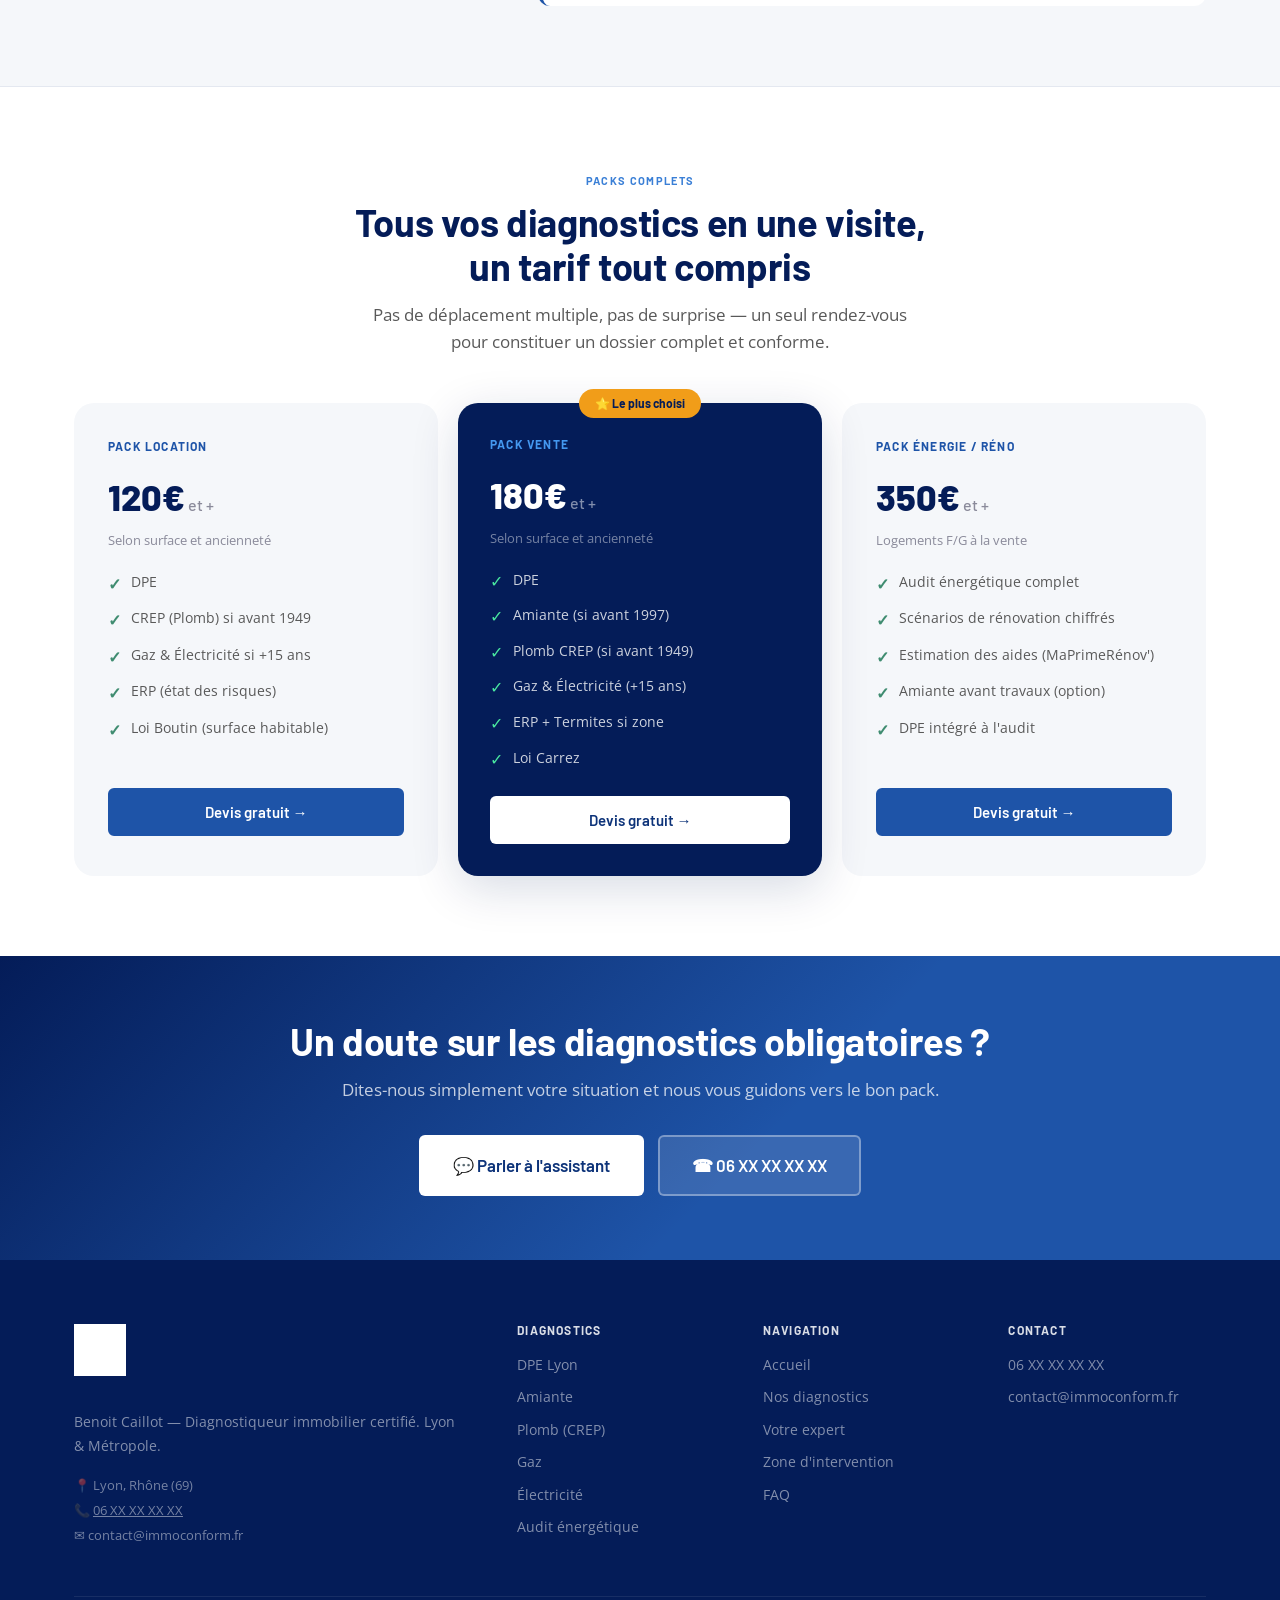
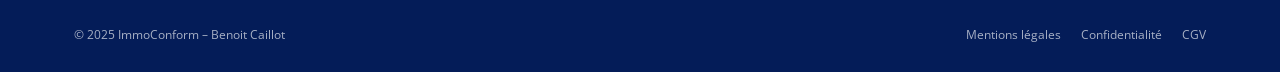
<file: diagnostics.html>
<!DOCTYPE html>
<html lang="fr">
<head>
  <meta charset="UTF-8">
  <meta name="viewport" content="width=device-width, initial-scale=1.0">
  <title>Diagnostics Immobiliers Lyon – DPE, Amiante, Plomb, Gaz | ImmoConform</title>
  <meta name="description" content="Tous les diagnostics immobiliers obligatoires à Lyon : DPE, amiante, plomb, gaz, électricité, termites, audit énergétique. Certifié COFRAC. Devis gratuit.">
  <link rel="stylesheet" href="styles.css">
  <style>
    .diag-nav {
      background: var(--grey-100); border-bottom: 1px solid var(--grey-200);
      padding: 0; position: sticky; top: 73px; z-index: 90;
    }
    .diag-nav-inner {
      max-width: 1180px; margin: 0 auto; padding: 0 24px;
      display: flex; gap: 0; overflow-x: auto; scrollbar-width: none;
    }
    .diag-nav-inner::-webkit-scrollbar { display: none; }
    .diag-tab {
      display: inline-flex; align-items: center; gap: 7px;
      padding: 14px 20px; font-family: var(--font-head); font-size: 13.5px; font-weight: 600;
      color: var(--grey-700); text-decoration: none; border-bottom: 3px solid transparent;
      white-space: nowrap; transition: all .18s; flex-shrink: 0;
    }
    .diag-tab:hover { color: var(--ic-700); border-color: var(--ic-300); }
    .diag-tab.active { color: var(--ic-700); border-color: var(--ic-700); }

    .diag-section {
      padding: 80px 0; border-bottom: 1px solid var(--grey-200); scroll-margin-top: 140px;
    }
    .diag-grid { display: grid; grid-template-columns: 1fr 400px; gap: 64px; align-items: start; }
    .diag-grid.reverse { direction: rtl; }
    .diag-grid.reverse > * { direction: ltr; }

    .diag-icon-big {
      width: 72px; height: 72px; border-radius: 18px; background: var(--ic-50);
      display: flex; align-items: center; justify-content: center; font-size: 36px; margin-bottom: 24px;
    }
    .validity-badge {
      display: inline-flex; align-items: center; gap: 7px;
      background: var(--ic-50); color: var(--ic-700); border: 1.5px solid var(--ic-100);
      border-radius: 100px; padding: 6px 14px; font-size: 13px; font-weight: 600; margin-bottom: 20px;
    }
    .obligation-badge {
      display: inline-flex; align-items: center; gap: 7px;
      border-radius: 100px; padding: 5px 12px; font-size: 12px; font-weight: 700; margin-right: 8px; margin-bottom: 12px;
    }
    .ob-red { background: oklch(96% 0.04 15); color: oklch(38% 0.15 15); }
    .ob-blue { background: var(--ic-50); color: var(--ic-700); }
    .ob-orange { background: oklch(97% 0.05 55); color: oklch(42% 0.14 55); }

    .diag-card {
      background: var(--grey-100); border-radius: var(--radius-lg); padding: 28px;
      position: sticky; top: 140px;
    }
    .diag-card h4 { font-family: var(--font-head); font-size: 16px; font-weight: 700; color: var(--ic-900); margin-bottom: 16px; }
    .diag-detail-row { display: flex; justify-content: space-between; align-items: center; padding: 12px 0; border-bottom: 1px solid var(--grey-200); font-size: 14px; }
    .diag-detail-row:last-of-type { border-bottom: none; }
    .diag-detail-label { color: var(--grey-700); }
    .diag-detail-val { font-family: var(--font-head); font-weight: 700; color: var(--ic-900); }

    .checklist { display: flex; flex-direction: column; gap: 10px; margin: 20px 0; }
    .check-item { display: flex; align-items: flex-start; gap: 10px; font-size: 14px; color: var(--grey-700); }
    .check-item::before { content: '✓'; color: var(--green); font-weight: 700; font-size: 16px; flex-shrink: 0; margin-top: 1px; }

    .dpe-scale { display: flex; flex-direction: column; gap: 4px; margin: 16px 0; }
    .dpe-row { display: flex; align-items: center; gap: 10px; }
    .dpe-letter { width: 32px; height: 24px; border-radius: 4px; display: flex; align-items: center; justify-content: center; font-family: var(--font-head); font-weight: 800; font-size: 13px; color: white; flex-shrink: 0; }
    .dpe-bar { flex: 1; height: 8px; border-radius: 4px; }
    .dpe-info { font-size: 12px; color: var(--grey-400); flex-shrink: 0; }

    @media(max-width: 900px) {
      .diag-grid, .diag-grid.reverse { grid-template-columns: 1fr; direction: ltr; }
      .diag-card { position: static; }
    }
  </style>
</head>
<body>

<!-- ══ HEADER ══ -->
<header class="site-header">
  <div class="header-topbar">
    <span>📍 Lyon &amp; Métropole</span>
    <a href="tel:+33XXXXXXXXX">☎ 06 XX XX XX XX</a>
    <span class="urgence-badge">⚡ Urgence 24/48h</span>
  </div>
  <div class="header-main">
    <a href="index.html" class="logo-link">
      <img src="assets/logo-slogan.jpeg" alt="ImmoConform">
    </a>
    <nav class="main-nav">
      <a href="index.html">Accueil</a>
      <a href="diagnostics.html" class="active">Diagnostics</a>
      <a href="experience.html">Votre expert</a>
      <a href="index.html#zone">Zone</a>
      <a href="index.html#faq">FAQ</a>
    </nav>
    <div class="header-actions">
      <button onclick="openChatbot()" class="btn btn-outline btn-sm">💬 Devis rapide</button>
      <a href="tel:+33XXXXXXXXX" class="btn btn-primary btn-sm">Appeler</a>
    </div>
  </div>
</header>

<!-- ══ PAGE HERO ══ -->
<div class="page-hero">
  <div class="container">
    <div class="breadcrumb">
      <a href="index.html">Accueil</a>
      <span>›</span>
      <span style="color:rgba(255,255,255,.7)">Nos diagnostics</span>
    </div>
    <h1>Tous vos diagnostics<br>en une seule visite</h1>
    <p>DPE, amiante, plomb, gaz, électricité, termites, audit énergétique. Certifié COFRAC. Résultats sous 24h.</p>
  </div>
</div>

<!-- ══ NAV DIAGNOSTICS ══ -->
<div class="diag-nav">
  <div class="diag-nav-inner">
    <a href="#dpe" class="diag-tab active">📊 DPE</a>
    <a href="#amiante" class="diag-tab">🔬 Amiante</a>
    <a href="#plomb" class="diag-tab">🧱 Plomb</a>
    <a href="#gaz" class="diag-tab">🔥 Gaz</a>
    <a href="#electricite" class="diag-tab">⚡ Électricité</a>
    <a href="#termites" class="diag-tab">🐛 Termites</a>
    <a href="#carrez" class="diag-tab">📐 Carrez/Boutin</a>
    <a href="#audit" class="diag-tab">🌿 Audit énergie</a>
  </div>
</div>

<!-- ══ DPE ══ -->
<section class="diag-section" id="dpe">
  <div class="container">
    <div class="diag-grid">
      <div>
        <div class="diag-icon-big">📊</div>
        <div>
          <span class="obligation-badge ob-red">Obligatoire vente</span>
          <span class="obligation-badge ob-red">Obligatoire location</span>
        </div>
        <div class="validity-badge">🕐 Validité : 10 ans</div>
        <h2 style="margin-bottom:16px">Diagnostic de Performance<br>Énergétique (DPE)</h2>
        <p style="font-size:16px;line-height:1.8;margin-bottom:20px">Le DPE évalue la consommation d'énergie et l'empreinte carbone d'un logement. Il est obligatoire pour toute vente ou mise en location. Depuis la réforme de juillet 2021, il est <strong>opposable juridiquement</strong> — un acheteur peut se retourner contre un vendeur en cas de DPE erroné.</p>
        <p style="font-size:15px;line-height:1.8;color:var(--grey-700);margin-bottom:24px">Notre logiciel est certifié DPE v2 et notre méthode de calcul 3CL garantit un résultat fiable et conforme à la réglementation en vigueur.</p>
        <div class="checklist">
          <div class="check-item">Classement de A (très performant) à G (passoire énergétique)</div>
          <div class="check-item">Estimation des consommations annuelles en kWh et en euros</div>
          <div class="check-item">Émissions de gaz à effet de serre (étiquette GES)</div>
          <div class="check-item">Recommandations de travaux pour améliorer la performance</div>
          <div class="check-item">Rapport transmis le jour même au format numérique</div>
        </div>

        <!-- Échelle DPE -->
        <div style="background:var(--grey-100);border-radius:var(--radius);padding:20px;margin-top:24px">
          <div style="font-family:var(--font-head);font-weight:700;font-size:13px;color:var(--grey-700);text-transform:uppercase;letter-spacing:.08em;margin-bottom:14px">Échelle de performance</div>
          <div class="dpe-scale">
            <div class="dpe-row"><div class="dpe-letter" style="background:#00A651">A</div><div class="dpe-bar" style="background:#00A651;width:20%"></div><div class="dpe-info">≤ 70 kWh/m²/an</div></div>
            <div class="dpe-row"><div class="dpe-letter" style="background:#51B848">B</div><div class="dpe-bar" style="background:#51B848;width:30%"></div><div class="dpe-info">71–110</div></div>
            <div class="dpe-row"><div class="dpe-letter" style="background:#AACF2E">C</div><div class="dpe-bar" style="background:#AACF2E;width:40%"></div><div class="dpe-info">111–180</div></div>
            <div class="dpe-row"><div class="dpe-letter" style="background:#FFEC00">D</div><div class="dpe-bar" style="background:#FFEC00;width:55%"></div><div class="dpe-info">181–250</div></div>
            <div class="dpe-row"><div class="dpe-letter" style="background:#F5A200">E</div><div class="dpe-bar" style="background:#F5A200;width:70%"></div><div class="dpe-info">251–330</div></div>
            <div class="dpe-row"><div class="dpe-letter" style="background:#EE6624">F</div><div class="dpe-bar" style="background:#EE6624;width:85%"></div><div class="dpe-info">331–420 ⚠</div></div>
            <div class="dpe-row"><div class="dpe-letter" style="background:#E2001A">G</div><div class="dpe-bar" style="background:#E2001A;width:100%"></div><div class="dpe-info">&gt; 420 ⛔</div></div>
          </div>
          <p style="font-size:12px;color:var(--grey-400);margin-top:10px">⚠ Logements F et G : audit énergétique obligatoire à la vente depuis 2023. Interdiction de location progressive.</p>
        </div>
      </div>
      <div>
        <div class="diag-card">
          <h4>Tarif estimatif DPE</h4>
          <div class="diag-detail-row"><span class="diag-detail-label">Studio / T1 (&lt; 30m²)</span><span class="diag-detail-val">90 – 110 €</span></div>
          <div class="diag-detail-row"><span class="diag-detail-label">Appartement (30–80m²)</span><span class="diag-detail-val">110 – 150 €</span></div>
          <div class="diag-detail-row"><span class="diag-detail-label">Grand appart (&gt; 80m²)</span><span class="diag-detail-val">150 – 180 €</span></div>
          <div class="diag-detail-row"><span class="diag-detail-label">Maison (&lt; 150m²)</span><span class="diag-detail-val">150 – 200 €</span></div>
          <div class="diag-detail-row"><span class="diag-detail-label">Grande maison (&gt; 150m²)</span><span class="diag-detail-val">200 – 280 €</span></div>
          <p style="font-size:12px;color:var(--grey-400);margin-top:12px">Tarifs indicatifs. Devis gratuit et ferme avant intervention.</p>
          <button onclick="openChatbot()" class="btn btn-primary" style="width:100%;justify-content:center;margin-top:16px">Devis gratuit →</button>
        </div>
      </div>
    </div>
  </div>
</section>

<!-- ══ AMIANTE ══ -->
<section class="diag-section" id="amiante" style="background:var(--grey-100)">
  <div class="container">
    <div class="diag-grid reverse">
      <div>
        <div class="diag-icon-big">🔬</div>
        <span class="obligation-badge ob-red">Obligatoire si construction avant juillet 1997</span>
        <div class="validity-badge">🕐 Validité : illimitée (si absence) · 3 ans (si présence)</div>
        <h2 style="margin-bottom:16px">Diagnostic Amiante</h2>
        <p style="font-size:16px;line-height:1.8;margin-bottom:20px">L'amiante est une fibre minérale cancérigène largement utilisée dans les matériaux de construction jusqu'en 1997. Le repérage est obligatoire pour tout bien construit avant juillet 1997, que ce soit à la vente, en vue de travaux ou pour les parties communes en copropriété.</p>
        <div class="checklist">
          <div class="check-item">Repérage visuel de tous les matériaux susceptibles de contenir de l'amiante</div>
          <div class="check-item">Rapport détaillé avec photos et localisation précise</div>
          <div class="check-item">Préconisations en cas de présence (surveillance, travaux, retrait)</div>
          <div class="check-item">Habilitation SS4 pour le repérage avant travaux</div>
          <div class="check-item">Valable pour les parties privatives ET communes (sur demande)</div>
        </div>
      </div>
      <div>
        <div class="diag-card">
          <h4>Tarif estimatif Amiante</h4>
          <div class="diag-detail-row"><span class="diag-detail-label">Appartement (&lt; 50m²)</span><span class="diag-detail-val">90 – 120 €</span></div>
          <div class="diag-detail-row"><span class="diag-detail-label">Appartement (50–100m²)</span><span class="diag-detail-val">120 – 160 €</span></div>
          <div class="diag-detail-row"><span class="diag-detail-label">Maison</span><span class="diag-detail-val">160 – 240 €</span></div>
          <div class="diag-detail-row"><span class="diag-detail-label">Avant travaux (SS4)</span><span class="diag-detail-val">Sur devis</span></div>
          <button onclick="openChatbot()" class="btn btn-primary" style="width:100%;justify-content:center;margin-top:16px">Devis gratuit →</button>
        </div>
      </div>
    </div>
  </div>
</section>

<!-- ══ PLOMB ══ -->
<section class="diag-section" id="plomb">
  <div class="container">
    <div class="diag-grid">
      <div>
        <div class="diag-icon-big">🧱</div>
        <span class="obligation-badge ob-red">Obligatoire si construction avant 1949</span>
        <div class="validity-badge">🕐 Vente : 1 an · Location : 6 ans</div>
        <h2 style="margin-bottom:16px">Diagnostic Plomb (CREP)</h2>
        <p style="font-size:16px;line-height:1.8;margin-bottom:20px">Le Constat de Risque d'Exposition au Plomb (CREP) est obligatoire pour les logements construits avant le 1er janvier 1949. Le plomb était massivement utilisé dans les peintures jusqu'à cette date. Son ingestion est particulièrement dangereuse pour les enfants et les femmes enceintes.</p>
        <div class="checklist">
          <div class="check-item">Détection par fluorescence X sans destruction des revêtements</div>
          <div class="check-item">Localisation et quantification des zones à risque</div>
          <div class="check-item">Recommandations de travaux si concentration supérieure au seuil légal</div>
          <div class="check-item">Document opposable et transmissible à l'acheteur ou locataire</div>
        </div>
      </div>
      <div>
        <div class="diag-card">
          <h4>Tarif estimatif Plomb (CREP)</h4>
          <div class="diag-detail-row"><span class="diag-detail-label">Appartement (&lt; 50m²)</span><span class="diag-detail-val">80 – 110 €</span></div>
          <div class="diag-detail-row"><span class="diag-detail-label">Appartement (50–100m²)</span><span class="diag-detail-val">110 – 150 €</span></div>
          <div class="diag-detail-row"><span class="diag-detail-label">Maison</span><span class="diag-detail-val">150 – 220 €</span></div>
          <button onclick="openChatbot()" class="btn btn-primary" style="width:100%;justify-content:center;margin-top:16px">Devis gratuit →</button>
        </div>
      </div>
    </div>
  </div>
</section>

<!-- ══ GAZ ══ -->
<section class="diag-section" id="gaz" style="background:var(--grey-100)">
  <div class="container">
    <div class="diag-grid reverse">
      <div>
        <div class="diag-icon-big">🔥</div>
        <span class="obligation-badge ob-red">Obligatoire si installation &gt; 15 ans</span>
        <div class="validity-badge">🕐 Vente : 3 ans · Location : 6 ans</div>
        <h2 style="margin-bottom:16px">Diagnostic Gaz</h2>
        <p style="font-size:16px;line-height:1.8;margin-bottom:20px">L'état de l'installation intérieure de gaz est obligatoire pour toute installation de plus de 15 ans, que ce soit à la vente ou à la location. Il vise à prévenir les risques d'explosion, d'incendie et d'intoxication au monoxyde de carbone.</p>
        <div class="checklist">
          <div class="check-item">Vérification de l'état des tuyauteries, robinetteries et joints</div>
          <div class="check-item">Contrôle de la ventilation des pièces contenant les appareils à gaz</div>
          <div class="check-item">Vérification de la combustion et des conduits d'évacuation</div>
          <div class="check-item">Détection des anomalies avec cotation de dangerosité</div>
        </div>
      </div>
      <div>
        <div class="diag-card">
          <h4>Tarif estimatif Gaz</h4>
          <div class="diag-detail-row"><span class="diag-detail-label">Appartement</span><span class="diag-detail-val">80 – 120 €</span></div>
          <div class="diag-detail-row"><span class="diag-detail-label">Maison</span><span class="diag-detail-val">100 – 160 €</span></div>
          <p style="font-size:12px;color:var(--grey-400);margin-top:12px">Tarif réduit si réalisé avec d'autres diagnostics (pack).</p>
          <button onclick="openChatbot()" class="btn btn-primary" style="width:100%;justify-content:center;margin-top:16px">Devis gratuit →</button>
        </div>
      </div>
    </div>
  </div>
</section>

<!-- ══ ELECTRICITE ══ -->
<section class="diag-section" id="electricite">
  <div class="container">
    <div class="diag-grid">
      <div>
        <div class="diag-icon-big">⚡</div>
        <span class="obligation-badge ob-red">Obligatoire si installation &gt; 15 ans</span>
        <div class="validity-badge">🕐 Vente : 3 ans · Location : 6 ans</div>
        <h2 style="margin-bottom:16px">Diagnostic Électricité</h2>
        <p style="font-size:16px;line-height:1.8;margin-bottom:20px">L'état de l'installation intérieure d'électricité est obligatoire pour les installations de plus de 15 ans. Il identifie les défauts pouvant présenter des risques d'électrocution ou d'incendie pour les occupants.</p>
        <div class="checklist">
          <div class="check-item">Contrôle du tableau électrique et des protections différentielles</div>
          <div class="check-item">Vérification de la mise à la terre et des liaisons équipotentielles</div>
          <div class="check-item">Contrôle des conducteurs et de leur état</div>
          <div class="check-item">Inspection des prises de courant, notamment en salles de bains</div>
          <div class="check-item">Rapport avec points de contrôle et anomalies cotées</div>
        </div>
      </div>
      <div>
        <div class="diag-card">
          <h4>Tarif estimatif Électricité</h4>
          <div class="diag-detail-row"><span class="diag-detail-label">Appartement</span><span class="diag-detail-val">80 – 130 €</span></div>
          <div class="diag-detail-row"><span class="diag-detail-label">Maison</span><span class="diag-detail-val">110 – 180 €</span></div>
          <p style="font-size:12px;color:var(--grey-400);margin-top:12px">Tarif réduit si réalisé avec d'autres diagnostics (pack).</p>
          <button onclick="openChatbot()" class="btn btn-primary" style="width:100%;justify-content:center;margin-top:16px">Devis gratuit →</button>
        </div>
      </div>
    </div>
  </div>
</section>

<!-- ══ TERMITES ══ -->
<section class="diag-section" id="termites" style="background:var(--grey-100)">
  <div class="container">
    <div class="diag-grid reverse">
      <div>
        <div class="diag-icon-big">🐛</div>
        <span class="obligation-badge ob-orange">Selon arrêté préfectoral</span>
        <div class="validity-badge">🕐 Validité : 6 mois</div>
        <h2 style="margin-bottom:16px">État parasitaire — Termites</h2>
        <p style="font-size:16px;line-height:1.8;margin-bottom:20px">Le diagnostic termites est obligatoire uniquement dans les zones délimitées par arrêté préfectoral. À Lyon, certaines communes de la Métropole sont concernées — il convient de vérifier pour chaque bien. Les termites peuvent causer des dommages structurels importants sans signe apparent.</p>
        <div class="checklist">
          <div class="check-item">Inspection visuelle de toutes les parties accessibles en bois</div>
          <div class="check-item">Détection des indices d'infestation (galeries, sciure, déjections)</div>
          <div class="check-item">Rapport valable 6 mois à compter de la visite</div>
          <div class="check-item">Vérification de l'arrêté préfectoral pour votre commune</div>
        </div>
      </div>
      <div>
        <div class="diag-card">
          <h4>Tarif estimatif Termites</h4>
          <div class="diag-detail-row"><span class="diag-detail-label">Appartement</span><span class="diag-detail-val">80 – 110 €</span></div>
          <div class="diag-detail-row"><span class="diag-detail-label">Maison</span><span class="diag-detail-val">100 – 160 €</span></div>
          <p style="font-size:12px;color:var(--grey-400);margin-top:12px">Nous vérifions si votre commune est en zone concernée avant de proposer ce diagnostic.</p>
          <button onclick="openChatbot()" class="btn btn-primary" style="width:100%;justify-content:center;margin-top:16px">Devis gratuit →</button>
        </div>
      </div>
    </div>
  </div>
</section>

<!-- ══ CARREZ / BOUTIN ══ -->
<section class="diag-section" id="carrez">
  <div class="container">
    <div class="diag-grid">
      <div>
        <div class="diag-icon-big">📐</div>
        <span class="obligation-badge ob-red">Obligatoire copropriété vente</span>
        <span class="obligation-badge ob-blue">Boutin recommandé location</span>
        <div class="validity-badge">🕐 Validité : illimitée (hors travaux)</div>
        <h2 style="margin-bottom:16px">Loi Carrez &amp; Loi Boutin</h2>
        <p style="font-size:16px;line-height:1.8;margin-bottom:20px">Le mesurage loi Carrez est obligatoire pour la vente de tout bien en copropriété. La loi Boutin s'applique à la location (surface habitable). Une erreur de plus de 5% sur la surface peut entraîner une réduction du prix ou du loyer.</p>
        <div class="checklist">
          <div class="check-item">Mesurage précis avec laser certifié</div>
          <div class="check-item">Déduction des surfaces réglementaires (&lt; 1,80m de hauteur)</div>
          <div class="check-item">Plan côté fourni avec le rapport si demandé</div>
          <div class="check-item">Rapport conforme pour annexe du compromis de vente</div>
        </div>
      </div>
      <div>
        <div class="diag-card">
          <h4>Tarif estimatif Carrez / Boutin</h4>
          <div class="diag-detail-row"><span class="diag-detail-label">Appartement (&lt; 50m²)</span><span class="diag-detail-val">60 – 80 €</span></div>
          <div class="diag-detail-row"><span class="diag-detail-label">Appartement (50–100m²)</span><span class="diag-detail-val">80 – 110 €</span></div>
          <div class="diag-detail-row"><span class="diag-detail-label">Maison / Grand bien</span><span class="diag-detail-val">110 – 160 €</span></div>
          <button onclick="openChatbot()" class="btn btn-primary" style="width:100%;justify-content:center;margin-top:16px">Devis gratuit →</button>
        </div>
      </div>
    </div>
  </div>
</section>

<!-- ══ AUDIT ENERGETIQUE ══ -->
<section class="diag-section" id="audit" style="background:var(--grey-100)">
  <div class="container">
    <div class="diag-grid reverse">
      <div>
        <div class="diag-icon-big">🌿</div>
        <span class="obligation-badge ob-red">Obligatoire vente logements F et G</span>
        <div class="validity-badge">🕐 Validité : 5 ans</div>
        <h2 style="margin-bottom:16px">Audit Énergétique</h2>
        <p style="font-size:16px;line-height:1.8;margin-bottom:20px">L'audit énergétique est obligatoire depuis le 1er avril 2023 pour la vente de maisons individuelles et d'immeubles monopropriété classés F ou G. Plus complet que le DPE, il propose des scénarios de rénovation chiffrés et hiérarchisés.</p>
        <div class="checklist">
          <div class="check-item">Analyse complète de l'enveloppe thermique (murs, fenêtres, toiture)</div>
          <div class="check-item">État des systèmes de chauffage, ventilation et eau chaude sanitaire</div>
          <div class="check-item">Propositions de bouquets de travaux avec estimations de gains</div>
          <div class="check-item">Simulation des aides financières mobilisables (MaPrimeRénov', CEE)</div>
          <div class="check-item">Rapport détaillé conforme à la réglementation RE2020</div>
        </div>
        <div style="background:white;border-radius:var(--radius);padding:16px 20px;margin-top:20px;border-left:4px solid var(--ic-700)">
          <strong style="font-size:14px;color:var(--ic-900)">Bon à savoir :</strong>
          <p style="font-size:14px;color:var(--grey-700);margin-top:6px">L'audit est plus long à réaliser qu'un DPE (1,5h à 3h sur site). Il peut être combiné avec d'autres diagnostics lors d'une même visite pour réduire les coûts globaux.</p>
        </div>
      </div>
      <div>
        <div class="diag-card">
          <h4>Tarif estimatif Audit énergétique</h4>
          <div class="diag-detail-row"><span class="diag-detail-label">Maison (&lt; 100m²)</span><span class="diag-detail-val">350 – 450 €</span></div>
          <div class="diag-detail-row"><span class="diag-detail-label">Maison (100–200m²)</span><span class="diag-detail-val">450 – 600 €</span></div>
          <div class="diag-detail-row"><span class="diag-detail-label">Grande maison / Immeuble</span><span class="diag-detail-val">Sur devis</span></div>
          <p style="font-size:12px;color:var(--grey-400);margin-top:12px">L'audit remplace le DPE dans le dossier de vente pour les logements F/G.</p>
          <button onclick="openChatbot()" class="btn btn-primary" style="width:100%;justify-content:center;margin-top:16px">Devis gratuit →</button>
        </div>
      </div>
    </div>
  </div>
</section>

<!-- ══ RECAP PACKS ══ -->
<section style="padding:80px 0">
  <div class="container">
    <div class="section-header center">
      <span class="section-label">Packs complets</span>
      <h2>Tous vos diagnostics en une visite,<br>un tarif tout compris</h2>
      <p>Pas de déplacement multiple, pas de surprise — un seul rendez-vous pour constituer un dossier complet et conforme.</p>
    </div>
    <div style="display:grid;grid-template-columns:repeat(3,1fr);gap:20px;margin-top:48px">
      <div style="background:var(--grey-100);border-radius:var(--radius-lg);padding:32px;border:2px solid transparent;transition:all .2s" onmouseover="this.style.borderColor='var(--ic-300)'" onmouseout="this.style.borderColor='transparent'">
        <div style="font-family:var(--font-head);font-size:12px;font-weight:700;text-transform:uppercase;letter-spacing:.1em;color:var(--ic-700);margin-bottom:12px">Pack Location</div>
        <div style="font-family:var(--font-head);font-size:36px;font-weight:800;color:var(--ic-900);margin-bottom:4px">120€<span style="font-size:16px;font-weight:500;color:var(--grey-400)"> et +</span></div>
        <div style="font-size:13px;color:var(--grey-400);margin-bottom:20px">Selon surface et ancienneté</div>
        <div class="checklist">
          <div class="check-item">DPE</div>
          <div class="check-item">CREP (Plomb) si avant 1949</div>
          <div class="check-item">Gaz &amp; Électricité si +15 ans</div>
          <div class="check-item">ERP (état des risques)</div>
          <div class="check-item">Loi Boutin (surface habitable)</div>
        </div>
        <button onclick="openChatbot()" class="btn btn-primary" style="width:100%;justify-content:center;margin-top:24px">Devis gratuit →</button>
      </div>

      <div style="background:var(--ic-900);border-radius:var(--radius-lg);padding:32px;position:relative;box-shadow:var(--shadow-lg)">
        <div style="position:absolute;top:-14px;left:50%;transform:translateX(-50%);background:var(--amber);color:var(--ic-900);font-family:var(--font-head);font-weight:700;font-size:12px;padding:5px 16px;border-radius:100px;white-space:nowrap">⭐ Le plus choisi</div>
        <div style="font-family:var(--font-head);font-size:12px;font-weight:700;text-transform:uppercase;letter-spacing:.1em;color:var(--ic-300);margin-bottom:12px">Pack Vente</div>
        <div style="font-family:var(--font-head);font-size:36px;font-weight:800;color:white;margin-bottom:4px">180€<span style="font-size:16px;font-weight:500;color:rgba(255,255,255,.5)"> et +</span></div>
        <div style="font-size:13px;color:rgba(255,255,255,.45);margin-bottom:20px">Selon surface et ancienneté</div>
        <div style="display:flex;flex-direction:column;gap:10px">
          <div style="display:flex;align-items:flex-start;gap:10px;font-size:14px;color:rgba(255,255,255,.8)"><span style="color:#4AE8A0;font-size:16px">✓</span> DPE</div>
          <div style="display:flex;align-items:flex-start;gap:10px;font-size:14px;color:rgba(255,255,255,.8)"><span style="color:#4AE8A0;font-size:16px">✓</span> Amiante (si avant 1997)</div>
          <div style="display:flex;align-items:flex-start;gap:10px;font-size:14px;color:rgba(255,255,255,.8)"><span style="color:#4AE8A0;font-size:16px">✓</span> Plomb CREP (si avant 1949)</div>
          <div style="display:flex;align-items:flex-start;gap:10px;font-size:14px;color:rgba(255,255,255,.8)"><span style="color:#4AE8A0;font-size:16px">✓</span> Gaz &amp; Électricité (+15 ans)</div>
          <div style="display:flex;align-items:flex-start;gap:10px;font-size:14px;color:rgba(255,255,255,.8)"><span style="color:#4AE8A0;font-size:16px">✓</span> ERP + Termites si zone</div>
          <div style="display:flex;align-items:flex-start;gap:10px;font-size:14px;color:rgba(255,255,255,.8)"><span style="color:#4AE8A0;font-size:16px">✓</span> Loi Carrez</div>
        </div>
        <button onclick="openChatbot()" class="btn btn-white" style="width:100%;justify-content:center;margin-top:24px">Devis gratuit →</button>
      </div>

      <div style="background:var(--grey-100);border-radius:var(--radius-lg);padding:32px;border:2px solid transparent;transition:all .2s" onmouseover="this.style.borderColor='var(--ic-300)'" onmouseout="this.style.borderColor='transparent'">
        <div style="font-family:var(--font-head);font-size:12px;font-weight:700;text-transform:uppercase;letter-spacing:.1em;color:var(--ic-700);margin-bottom:12px">Pack Énergie / Réno</div>
        <div style="font-family:var(--font-head);font-size:36px;font-weight:800;color:var(--ic-900);margin-bottom:4px">350€<span style="font-size:16px;font-weight:500;color:var(--grey-400)"> et +</span></div>
        <div style="font-size:13px;color:var(--grey-400);margin-bottom:20px">Logements F/G à la vente</div>
        <div class="checklist">
          <div class="check-item">Audit énergétique complet</div>
          <div class="check-item">Scénarios de rénovation chiffrés</div>
          <div class="check-item">Estimation des aides (MaPrimeRénov')</div>
          <div class="check-item">Amiante avant travaux (option)</div>
          <div class="check-item">DPE intégré à l'audit</div>
        </div>
        <button onclick="openChatbot()" class="btn btn-primary" style="width:100%;justify-content:center;margin-top:24px">Devis gratuit →</button>
      </div>
    </div>
  </div>
</section>

<!-- ══ CTA ══ -->
<div class="cta-strip">
  <div class="container">
    <h2>Un doute sur les diagnostics obligatoires ?</h2>
    <p>Dites-nous simplement votre situation et nous vous guidons vers le bon pack.</p>
    <div class="cta-btns">
      <button onclick="openChatbot()" class="btn btn-white btn-lg">💬 Parler à l'assistant</button>
      <a href="tel:+33XXXXXXXXX" class="btn btn-ghost btn-lg">☎ 06 XX XX XX XX</a>
    </div>
  </div>
</div>

<!-- ══ FOOTER ══ -->
<footer class="site-footer">
  <div class="container">
    <div class="footer-grid">
      <div class="footer-brand">
        <img src="assets/logo-slogan.jpeg" alt="ImmoConform">
        <p class="footer-tagline">Benoit Caillot — Diagnostiqueur immobilier certifié. Lyon &amp; Métropole.</p>
        <p style="margin-top:16px;font-size:13px;color:rgba(255,255,255,.45);line-height:1.9">
          📍 Lyon, Rhône (69)<br>
          📞 <a href="tel:+33XXXXXXXXX" style="color:inherit">06 XX XX XX XX</a><br>
          ✉ contact@immoconform.fr
        </p>
      </div>
      <div class="footer-col">
        <h4>Diagnostics</h4>
        <div class="footer-links">
          <a href="#dpe">DPE Lyon</a>
          <a href="#amiante">Amiante</a>
          <a href="#plomb">Plomb (CREP)</a>
          <a href="#gaz">Gaz</a>
          <a href="#electricite">Électricité</a>
          <a href="#audit">Audit énergétique</a>
        </div>
      </div>
      <div class="footer-col">
        <h4>Navigation</h4>
        <div class="footer-links">
          <a href="index.html">Accueil</a>
          <a href="diagnostics.html">Nos diagnostics</a>
          <a href="experience.html">Votre expert</a>
          <a href="index.html#zone">Zone d'intervention</a>
          <a href="index.html#faq">FAQ</a>
        </div>
      </div>
      <div class="footer-col">
        <h4>Contact</h4>
        <div class="footer-links">
          <a href="tel:+33XXXXXXXXX">06 XX XX XX XX</a>
          <a href="mailto:contact@immoconform.fr">contact@immoconform.fr</a>
        </div>
      </div>
    </div>
    <div class="footer-bottom">
      <span>© 2025 ImmoConform – Benoit Caillot</span>
      <span style="display:flex;gap:20px">
        <a href="mentions-legales.html">Mentions légales</a>
        <a href="confidentialite.html">Confidentialité</a>
        <a href="cgv.html">CGV</a>
      </span>
    </div>
  </div>
</footer>

<script src="chatbot.js"></script>
<script>
// Highlight active diag tab on scroll
const tabs = document.querySelectorAll('.diag-tab');
const sections = [...document.querySelectorAll('.diag-section')];
window.addEventListener('scroll', () => {
  let current = '';
  sections.forEach(s => {
    if (window.scrollY >= s.offsetTop - 180) current = s.id;
  });
  tabs.forEach(t => {
    t.classList.toggle('active', t.getAttribute('href') === '#' + current);
  });
}, {passive: true});
</script>
</body>
</html>
</file>
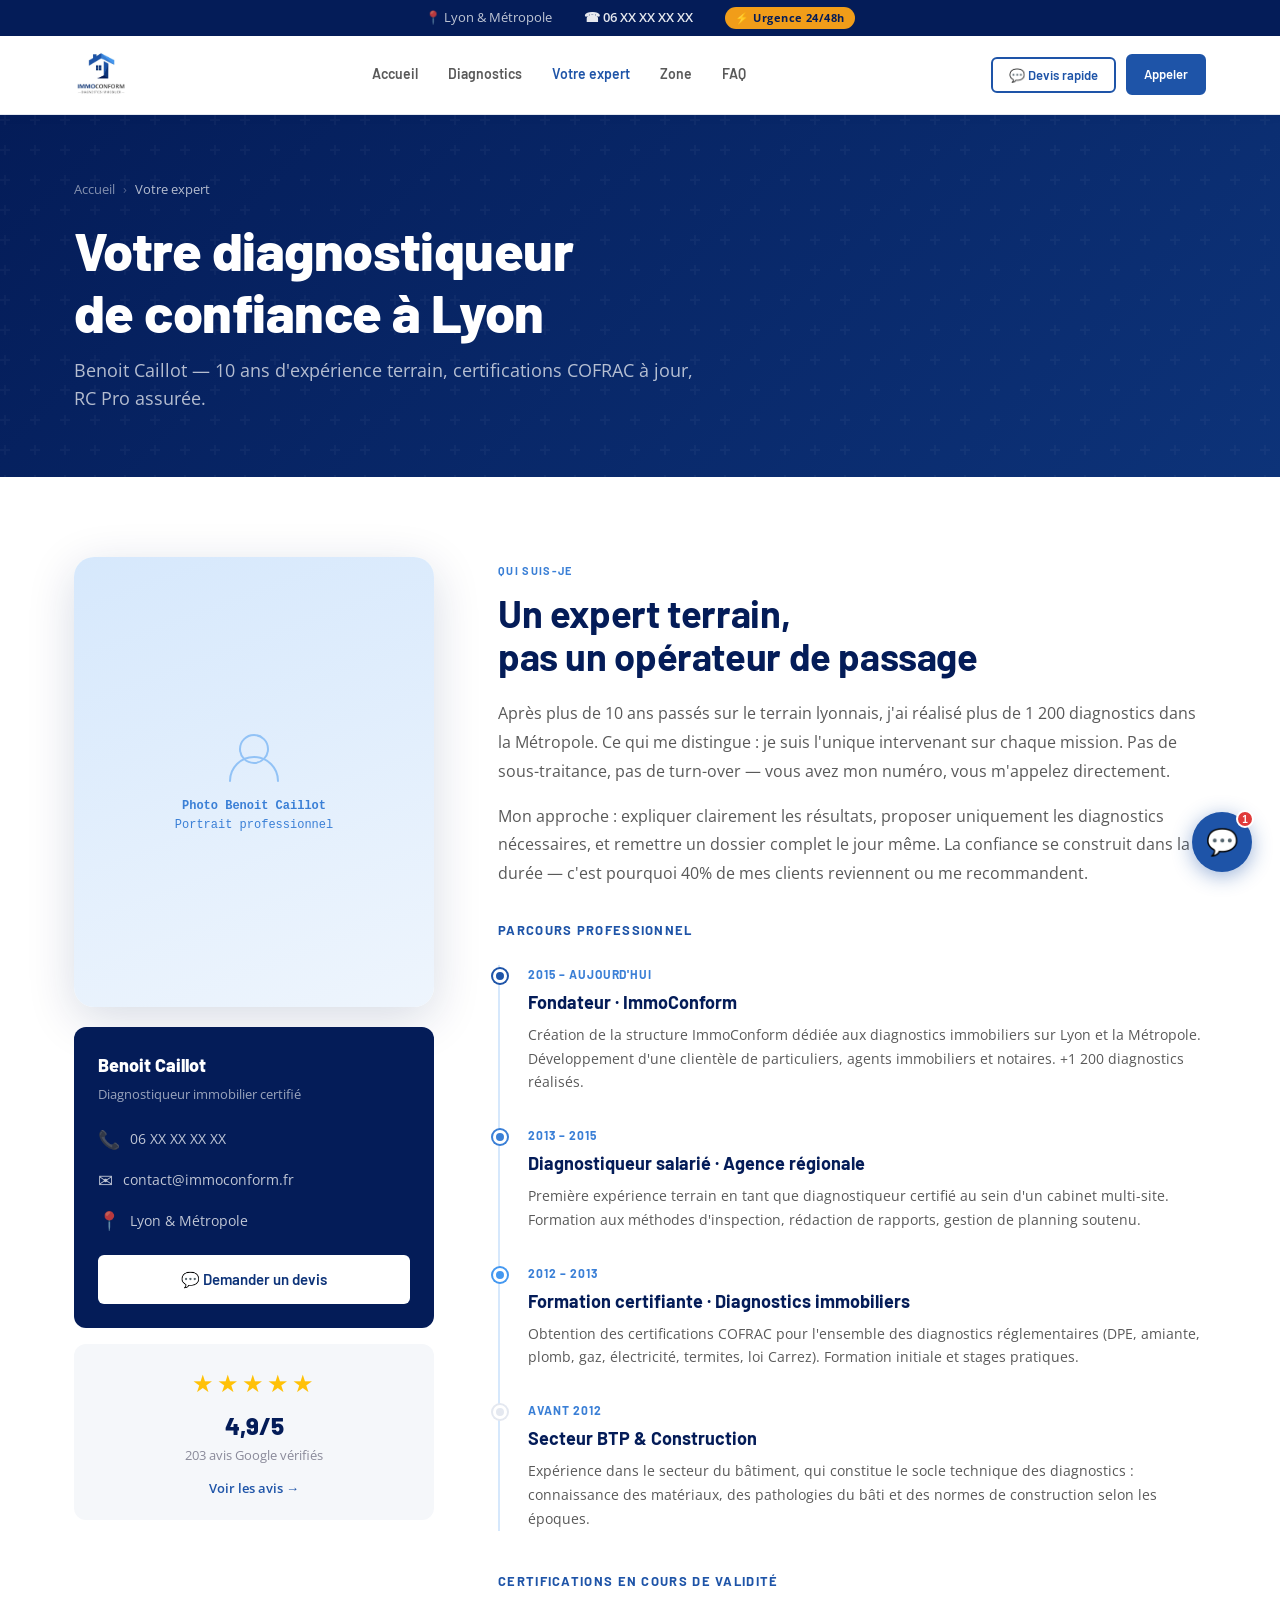
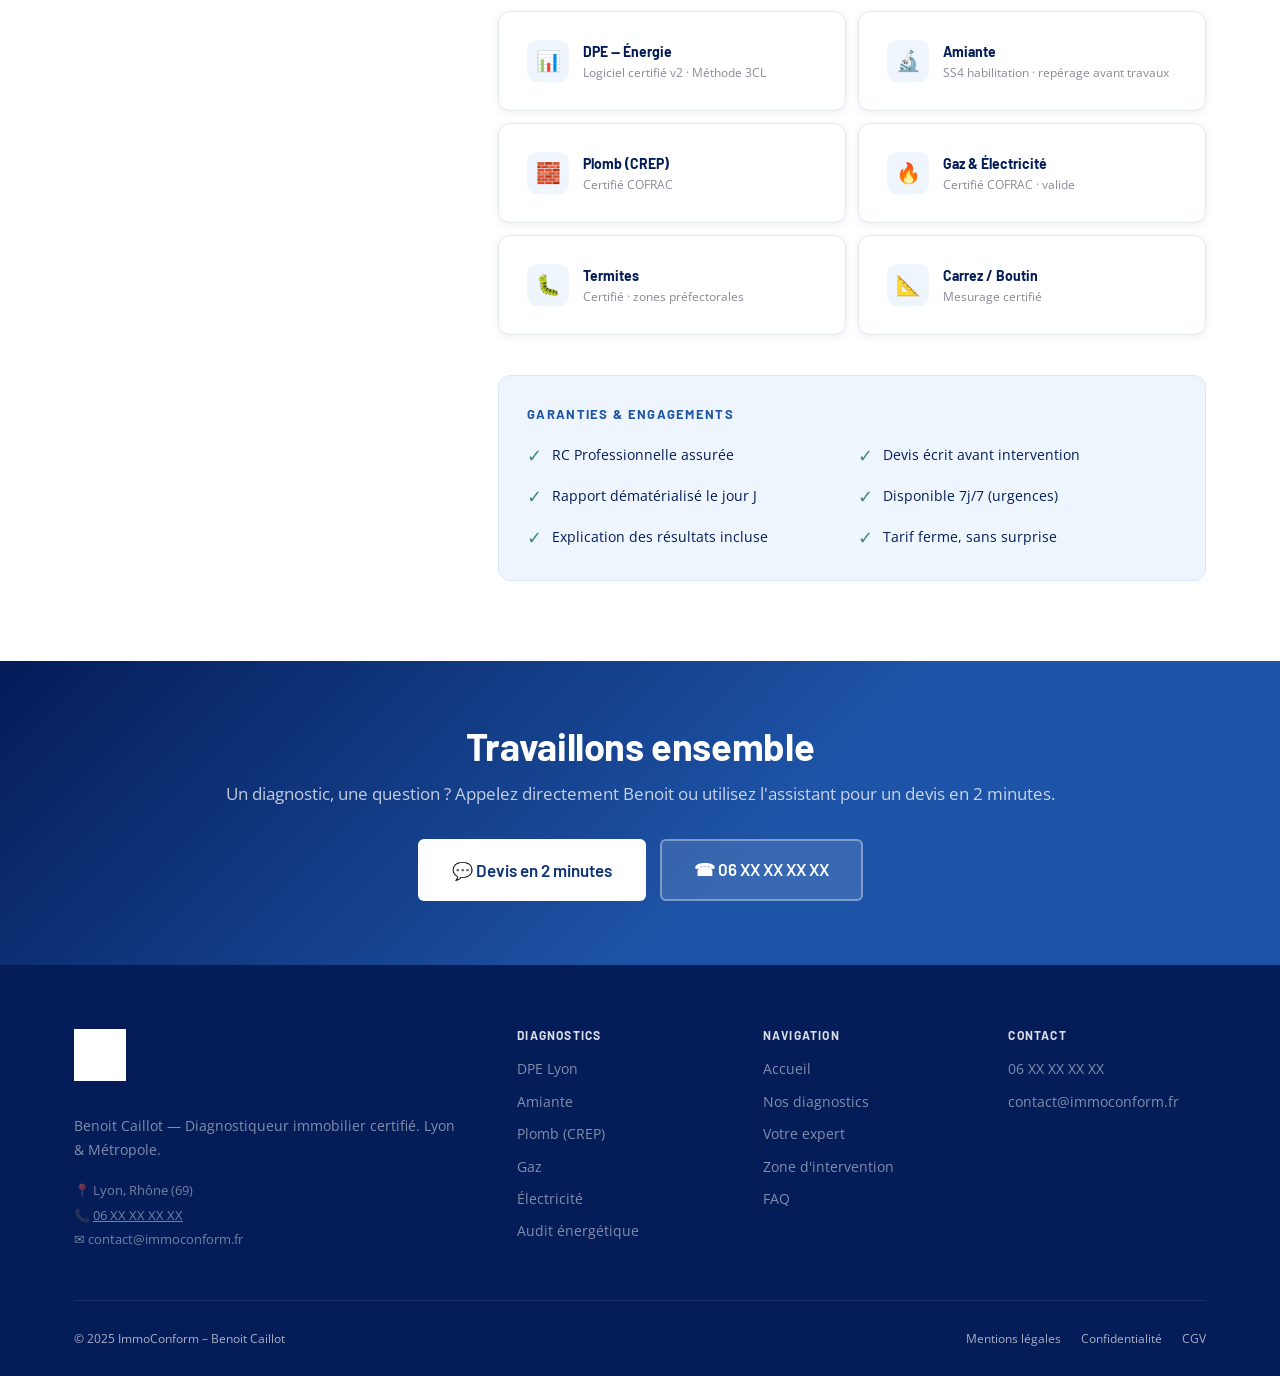
<file: experience.html>
<!DOCTYPE html>
<html lang="fr">
<head>
  <meta charset="UTF-8">
  <meta name="viewport" content="width=device-width, initial-scale=1.0">
  <title>Benoit Caillot – Diagnostiqueur Expert | ImmoConform Lyon</title>
  <meta name="description" content="Découvrez le parcours de Benoit Caillot, diagnostiqueur immobilier certifié à Lyon. 10 ans d'expérience, toutes certifications à jour, RC Pro assurée.">
  <link rel="stylesheet" href="styles.css">
</head>
<body>

<!-- ══ HEADER ══ -->
<header class="site-header">
  <div class="header-topbar">
    <span>📍 Lyon &amp; Métropole</span>
    <a href="tel:+33XXXXXXXXX">☎ 06 XX XX XX XX</a>
    <span class="urgence-badge">⚡ Urgence 24/48h</span>
  </div>
  <div class="header-main">
    <a href="index.html" class="logo-link">
      <img src="assets/logo-slogan.jpeg" alt="ImmoConform">
    </a>
    <nav class="main-nav">
      <a href="index.html">Accueil</a>
      <a href="diagnostics.html">Diagnostics</a>
      <a href="experience.html" class="active">Votre expert</a>
      <a href="index.html#zone">Zone</a>
      <a href="index.html#faq">FAQ</a>
    </nav>
    <div class="header-actions">
      <button onclick="openChatbot()" class="btn btn-outline btn-sm">💬 Devis rapide</button>
      <a href="tel:+33XXXXXXXXX" class="btn btn-primary btn-sm">Appeler</a>
    </div>
  </div>
</header>

<!-- ══ PAGE HERO ══ -->
<div class="page-hero">
  <div class="container">
    <div class="breadcrumb">
      <a href="index.html">Accueil</a>
      <span>›</span>
      <span style="color:rgba(255,255,255,.7)">Votre expert</span>
    </div>
    <h1>Votre diagnostiqueur<br>de confiance à Lyon</h1>
    <p>Benoit Caillot — 10 ans d'expérience terrain, certifications COFRAC à jour, RC Pro assurée.</p>
  </div>
</div>

<!-- ══ INTRO PROFIL ══ -->
<section>
  <div class="container">
    <div style="display:grid;grid-template-columns:360px 1fr;gap:64px;align-items:start">

      <!-- Photo + carte de contact -->
      <div style="position:sticky;top:100px">
        <div style="border-radius:var(--radius-lg);overflow:hidden;box-shadow:var(--shadow-lg)">
          <div class="photo-placeholder" style="aspect-ratio:4/5;background:linear-gradient(160deg,var(--ic-100),var(--ic-50));color:var(--ic-300)">
            <svg width="56" height="56" viewBox="0 0 56 56" fill="none"><circle cx="28" cy="20" r="14" stroke="currentColor" stroke-width="2"/><path d="M4 52c0-13.3 10.7-24 24-24s24 10.7 24 24" stroke="currentColor" stroke-width="2" stroke-linecap="round"/></svg>
            <div class="photo-label" style="color:var(--ic-500)"><strong>Photo Benoit Caillot</strong><br>Portrait professionnel</div>
          </div>
        </div>

        <!-- Contact card -->
        <div style="background:var(--ic-900);border-radius:var(--radius);padding:24px;margin-top:20px;color:white">
          <div style="font-family:var(--font-head);font-size:18px;font-weight:800;margin-bottom:4px">Benoit Caillot</div>
          <div style="font-size:13px;color:rgba(255,255,255,.6);margin-bottom:20px">Diagnostiqueur immobilier certifié</div>
          <div style="display:flex;flex-direction:column;gap:12px;font-size:14px;color:rgba(255,255,255,.75)">
            <a href="tel:+33XXXXXXXXX" style="display:flex;align-items:center;gap:10px;color:inherit;text-decoration:none"><span style="font-size:18px">📞</span> 06 XX XX XX XX</a>
            <a href="mailto:contact@immoconform.fr" style="display:flex;align-items:center;gap:10px;color:inherit;text-decoration:none"><span style="font-size:18px">✉</span> contact@immoconform.fr</a>
            <div style="display:flex;align-items:center;gap:10px"><span style="font-size:18px">📍</span> Lyon &amp; Métropole</div>
          </div>
          <button onclick="openChatbot()" class="btn btn-white" style="width:100%;justify-content:center;margin-top:20px">💬 Demander un devis</button>
        </div>

        <!-- Note Google -->
        <div style="background:var(--grey-100);border-radius:var(--radius);padding:20px;margin-top:16px;text-align:center">
          <div style="font-size:24px;color:#FFC107;letter-spacing:3px">★★★★★</div>
          <div style="font-family:var(--font-head);font-size:24px;font-weight:800;color:var(--ic-900);margin-top:4px">4,9/5</div>
          <div style="font-size:13px;color:var(--grey-400)">203 avis Google vérifiés</div>
          <a href="https://g.co/immoconform" target="_blank" rel="noopener" style="display:inline-block;margin-top:12px;font-size:13px;color:var(--ic-700);font-weight:600;text-decoration:none">Voir les avis →</a>
        </div>
      </div>

      <!-- CV Content -->
      <div>
        <span class="section-label">Qui suis-je</span>
        <h2 style="margin-bottom:20px">Un expert terrain,<br>pas un opérateur de passage</h2>
        <p style="font-size:16px;line-height:1.8;color:var(--grey-700);margin-bottom:16px">
          Après plus de 10 ans passés sur le terrain lyonnais, j'ai réalisé plus de 1 200 diagnostics dans la Métropole. Ce qui me distingue : je suis l'unique intervenant sur chaque mission. Pas de sous-traitance, pas de turn-over — vous avez mon numéro, vous m'appelez directement.
        </p>
        <p style="font-size:16px;line-height:1.8;color:var(--grey-700);margin-bottom:32px">
          Mon approche : expliquer clairement les résultats, proposer uniquement les diagnostics nécessaires, et remettre un dossier complet le jour même. La confiance se construit dans la durée — c'est pourquoi 40% de mes clients reviennent ou me recommandent.
        </p>

        <!-- Timeline expérience -->
        <div style="margin-bottom:40px">
          <div style="font-family:var(--font-head);font-weight:700;font-size:13px;text-transform:uppercase;letter-spacing:.1em;color:var(--ic-700);margin-bottom:24px">Parcours professionnel</div>

          <div style="position:relative;padding-left:28px;border-left:2px solid var(--ic-100)">

            <div style="position:relative;margin-bottom:32px">
              <div style="position:absolute;left:-35px;top:4px;width:14px;height:14px;border-radius:50%;background:var(--ic-700);border:3px solid white;box-shadow:0 0 0 2px var(--ic-700)"></div>
              <div style="font-family:var(--font-head);font-size:12px;font-weight:700;color:var(--ic-500);text-transform:uppercase;letter-spacing:.08em;margin-bottom:4px">2015 – Aujourd'hui</div>
              <div style="font-family:var(--font-head);font-size:18px;font-weight:700;color:var(--ic-900);margin-bottom:6px">Fondateur · ImmoConform</div>
              <div style="font-size:14px;color:var(--grey-700);line-height:1.7">Création de la structure ImmoConform dédiée aux diagnostics immobiliers sur Lyon et la Métropole. Développement d'une clientèle de particuliers, agents immobiliers et notaires. +1 200 diagnostics réalisés.</div>
            </div>

            <div style="position:relative;margin-bottom:32px">
              <div style="position:absolute;left:-35px;top:4px;width:14px;height:14px;border-radius:50%;background:var(--ic-500);border:3px solid white;box-shadow:0 0 0 2px var(--ic-500)"></div>
              <div style="font-family:var(--font-head);font-size:12px;font-weight:700;color:var(--ic-500);text-transform:uppercase;letter-spacing:.08em;margin-bottom:4px">2013 – 2015</div>
              <div style="font-family:var(--font-head);font-size:18px;font-weight:700;color:var(--ic-900);margin-bottom:6px">Diagnostiqueur salarié · Agence régionale</div>
              <div style="font-size:14px;color:var(--grey-700);line-height:1.7">Première expérience terrain en tant que diagnostiqueur certifié au sein d'un cabinet multi-site. Formation aux méthodes d'inspection, rédaction de rapports, gestion de planning soutenu.</div>
            </div>

            <div style="position:relative;margin-bottom:32px">
              <div style="position:absolute;left:-35px;top:4px;width:14px;height:14px;border-radius:50%;background:var(--ic-300);border:3px solid white;box-shadow:0 0 0 2px var(--ic-300)"></div>
              <div style="font-family:var(--font-head);font-size:12px;font-weight:700;color:var(--ic-500);text-transform:uppercase;letter-spacing:.08em;margin-bottom:4px">2012 – 2013</div>
              <div style="font-family:var(--font-head);font-size:18px;font-weight:700;color:var(--ic-900);margin-bottom:6px">Formation certifiante · Diagnostics immobiliers</div>
              <div style="font-size:14px;color:var(--grey-700);line-height:1.7">Obtention des certifications COFRAC pour l'ensemble des diagnostics réglementaires (DPE, amiante, plomb, gaz, électricité, termites, loi Carrez). Formation initiale et stages pratiques.</div>
            </div>

            <div style="position:relative">
              <div style="position:absolute;left:-35px;top:4px;width:14px;height:14px;border-radius:50%;background:var(--grey-200);border:3px solid white;box-shadow:0 0 0 2px var(--grey-200)"></div>
              <div style="font-family:var(--font-head);font-size:12px;font-weight:700;color:var(--ic-500);text-transform:uppercase;letter-spacing:.08em;margin-bottom:4px">Avant 2012</div>
              <div style="font-family:var(--font-head);font-size:18px;font-weight:700;color:var(--ic-900);margin-bottom:6px">Secteur BTP &amp; Construction</div>
              <div style="font-size:14px;color:var(--grey-700);line-height:1.7">Expérience dans le secteur du bâtiment, qui constitue le socle technique des diagnostics : connaissance des matériaux, des pathologies du bâti et des normes de construction selon les époques.</div>
            </div>

          </div>
        </div>

        <!-- Certifications -->
        <div style="margin-bottom:40px">
          <div style="font-family:var(--font-head);font-weight:700;font-size:13px;text-transform:uppercase;letter-spacing:.1em;color:var(--ic-700);margin-bottom:20px">Certifications en cours de validité</div>
          <div style="display:grid;grid-template-columns:1fr 1fr;gap:12px">
            <div class="card" style="display:flex;align-items:center;gap:14px">
              <div style="width:42px;height:42px;border-radius:10px;background:var(--ic-50);display:flex;align-items:center;justify-content:center;font-size:20px;flex-shrink:0">📊</div>
              <div><div style="font-family:var(--font-head);font-weight:700;color:var(--ic-900);font-size:14px">DPE — Énergie</div><div style="font-size:12px;color:var(--grey-400)">Logiciel certifié v2 · Méthode 3CL</div></div>
            </div>
            <div class="card" style="display:flex;align-items:center;gap:14px">
              <div style="width:42px;height:42px;border-radius:10px;background:var(--ic-50);display:flex;align-items:center;justify-content:center;font-size:20px;flex-shrink:0">🔬</div>
              <div><div style="font-family:var(--font-head);font-weight:700;color:var(--ic-900);font-size:14px">Amiante</div><div style="font-size:12px;color:var(--grey-400)">SS4 habilitation · repérage avant travaux</div></div>
            </div>
            <div class="card" style="display:flex;align-items:center;gap:14px">
              <div style="width:42px;height:42px;border-radius:10px;background:var(--ic-50);display:flex;align-items:center;justify-content:center;font-size:20px;flex-shrink:0">🧱</div>
              <div><div style="font-family:var(--font-head);font-weight:700;color:var(--ic-900);font-size:14px">Plomb (CREP)</div><div style="font-size:12px;color:var(--grey-400)">Certifié COFRAC</div></div>
            </div>
            <div class="card" style="display:flex;align-items:center;gap:14px">
              <div style="width:42px;height:42px;border-radius:10px;background:var(--ic-50);display:flex;align-items:center;justify-content:center;font-size:20px;flex-shrink:0">🔥</div>
              <div><div style="font-family:var(--font-head);font-weight:700;color:var(--ic-900);font-size:14px">Gaz &amp; Électricité</div><div style="font-size:12px;color:var(--grey-400)">Certifié COFRAC · valide</div></div>
            </div>
            <div class="card" style="display:flex;align-items:center;gap:14px">
              <div style="width:42px;height:42px;border-radius:10px;background:var(--ic-50);display:flex;align-items:center;justify-content:center;font-size:20px;flex-shrink:0">🐛</div>
              <div><div style="font-family:var(--font-head);font-weight:700;color:var(--ic-900);font-size:14px">Termites</div><div style="font-size:12px;color:var(--grey-400)">Certifié · zones préfectorales</div></div>
            </div>
            <div class="card" style="display:flex;align-items:center;gap:14px">
              <div style="width:42px;height:42px;border-radius:10px;background:var(--ic-50);display:flex;align-items:center;justify-content:center;font-size:20px;flex-shrink:0">📐</div>
              <div><div style="font-family:var(--font-head);font-weight:700;color:var(--ic-900);font-size:14px">Carrez / Boutin</div><div style="font-size:12px;color:var(--grey-400)">Mesurage certifié</div></div>
            </div>
          </div>
        </div>

        <!-- Garanties -->
        <div style="background:var(--ic-50);border-radius:var(--radius);padding:28px;border:1px solid var(--ic-100)">
          <div style="font-family:var(--font-head);font-weight:700;font-size:13px;text-transform:uppercase;letter-spacing:.1em;color:var(--ic-700);margin-bottom:16px">Garanties &amp; engagements</div>
          <div style="display:grid;grid-template-columns:1fr 1fr;gap:12px">
            <div style="display:flex;align-items:center;gap:10px;font-size:14px;color:var(--ic-900)">
              <span style="color:var(--green);font-size:18px">✓</span> RC Professionnelle assurée
            </div>
            <div style="display:flex;align-items:center;gap:10px;font-size:14px;color:var(--ic-900)">
              <span style="color:var(--green);font-size:18px">✓</span> Devis écrit avant intervention
            </div>
            <div style="display:flex;align-items:center;gap:10px;font-size:14px;color:var(--ic-900)">
              <span style="color:var(--green);font-size:18px">✓</span> Rapport dématérialisé le jour J
            </div>
            <div style="display:flex;align-items:center;gap:10px;font-size:14px;color:var(--ic-900)">
              <span style="color:var(--green);font-size:18px">✓</span> Disponible 7j/7 (urgences)
            </div>
            <div style="display:flex;align-items:center;gap:10px;font-size:14px;color:var(--ic-900)">
              <span style="color:var(--green);font-size:18px">✓</span> Explication des résultats incluse
            </div>
            <div style="display:flex;align-items:center;gap:10px;font-size:14px;color:var(--ic-900)">
              <span style="color:var(--green);font-size:18px">✓</span> Tarif ferme, sans surprise
            </div>
          </div>
        </div>

      </div>
    </div>
  </div>
</section>

<!-- ══ CTA ══ -->
<div class="cta-strip">
  <div class="container">
    <h2>Travaillons ensemble</h2>
    <p>Un diagnostic, une question ? Appelez directement Benoit ou utilisez l'assistant pour un devis en 2 minutes.</p>
    <div class="cta-btns">
      <button onclick="openChatbot()" class="btn btn-white btn-lg">💬 Devis en 2 minutes</button>
      <a href="tel:+33XXXXXXXXX" class="btn btn-ghost btn-lg">☎ 06 XX XX XX XX</a>
    </div>
  </div>
</div>

<!-- ══ FOOTER ══ -->
<footer class="site-footer">
  <div class="container">
    <div class="footer-grid">
      <div class="footer-brand">
        <img src="assets/logo-slogan.jpeg" alt="ImmoConform">
        <p class="footer-tagline">Benoit Caillot — Diagnostiqueur immobilier certifié. Lyon &amp; Métropole.</p>
        <p style="margin-top:16px;font-size:13px;color:rgba(255,255,255,.45);line-height:1.9">
          📍 Lyon, Rhône (69)<br>
          📞 <a href="tel:+33XXXXXXXXX" style="color:inherit">06 XX XX XX XX</a><br>
          ✉ contact@immoconform.fr
        </p>
      </div>
      <div class="footer-col">
        <h4>Diagnostics</h4>
        <div class="footer-links">
          <a href="diagnostics.html#dpe">DPE Lyon</a>
          <a href="diagnostics.html#amiante">Amiante</a>
          <a href="diagnostics.html#plomb">Plomb (CREP)</a>
          <a href="diagnostics.html#gaz">Gaz</a>
          <a href="diagnostics.html#electricite">Électricité</a>
          <a href="diagnostics.html#audit">Audit énergétique</a>
        </div>
      </div>
      <div class="footer-col">
        <h4>Navigation</h4>
        <div class="footer-links">
          <a href="index.html">Accueil</a>
          <a href="diagnostics.html">Nos diagnostics</a>
          <a href="experience.html">Votre expert</a>
          <a href="index.html#zone">Zone d'intervention</a>
          <a href="index.html#faq">FAQ</a>
        </div>
      </div>
      <div class="footer-col">
        <h4>Contact</h4>
        <div class="footer-links">
          <a href="tel:+33XXXXXXXXX">06 XX XX XX XX</a>
          <a href="mailto:contact@immoconform.fr">contact@immoconform.fr</a>
        </div>
      </div>
    </div>
    <div class="footer-bottom">
      <span>© 2025 ImmoConform – Benoit Caillot</span>
      <span style="display:flex;gap:20px">
        <a href="mentions-legales.html">Mentions légales</a>
        <a href="confidentialite.html">Confidentialité</a>
        <a href="cgv.html">CGV</a>
      </span>
    </div>
  </div>
</footer>

<script src="chatbot.js"></script>
</body>
</html>
</file>
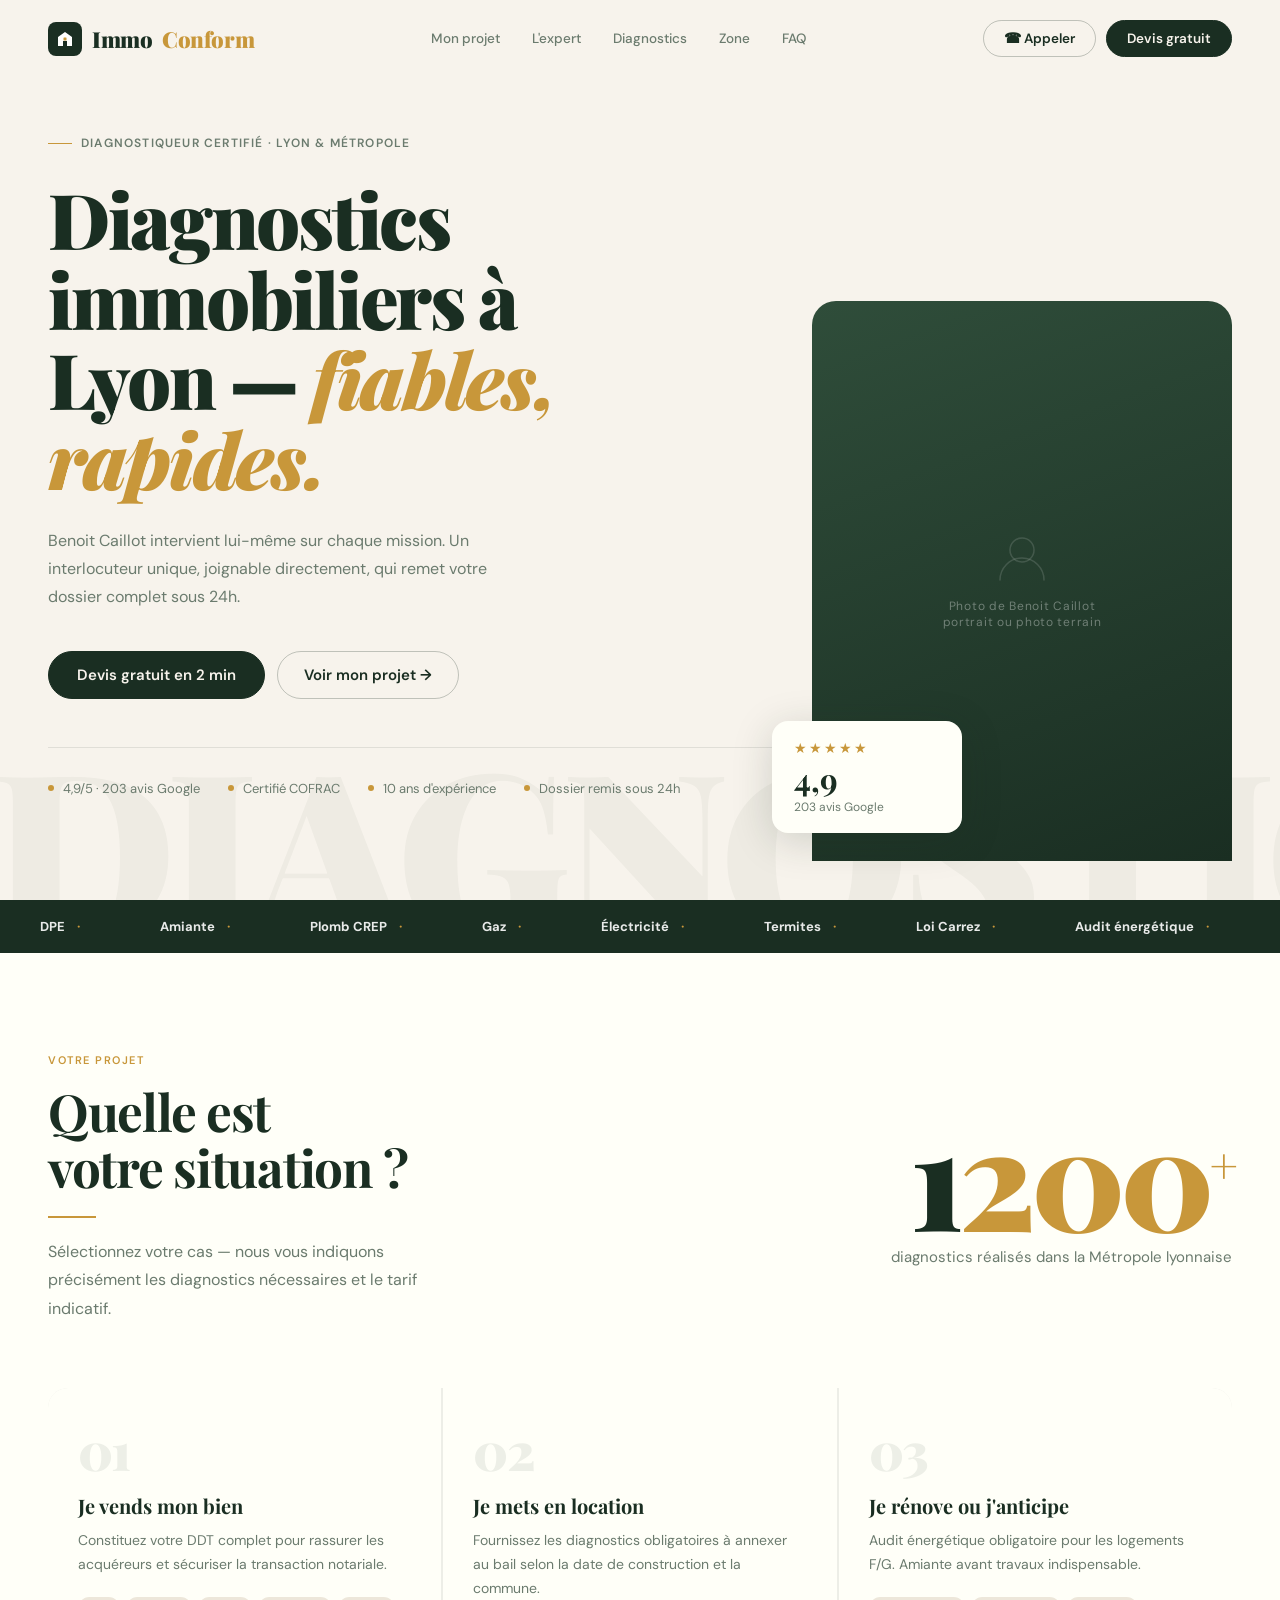
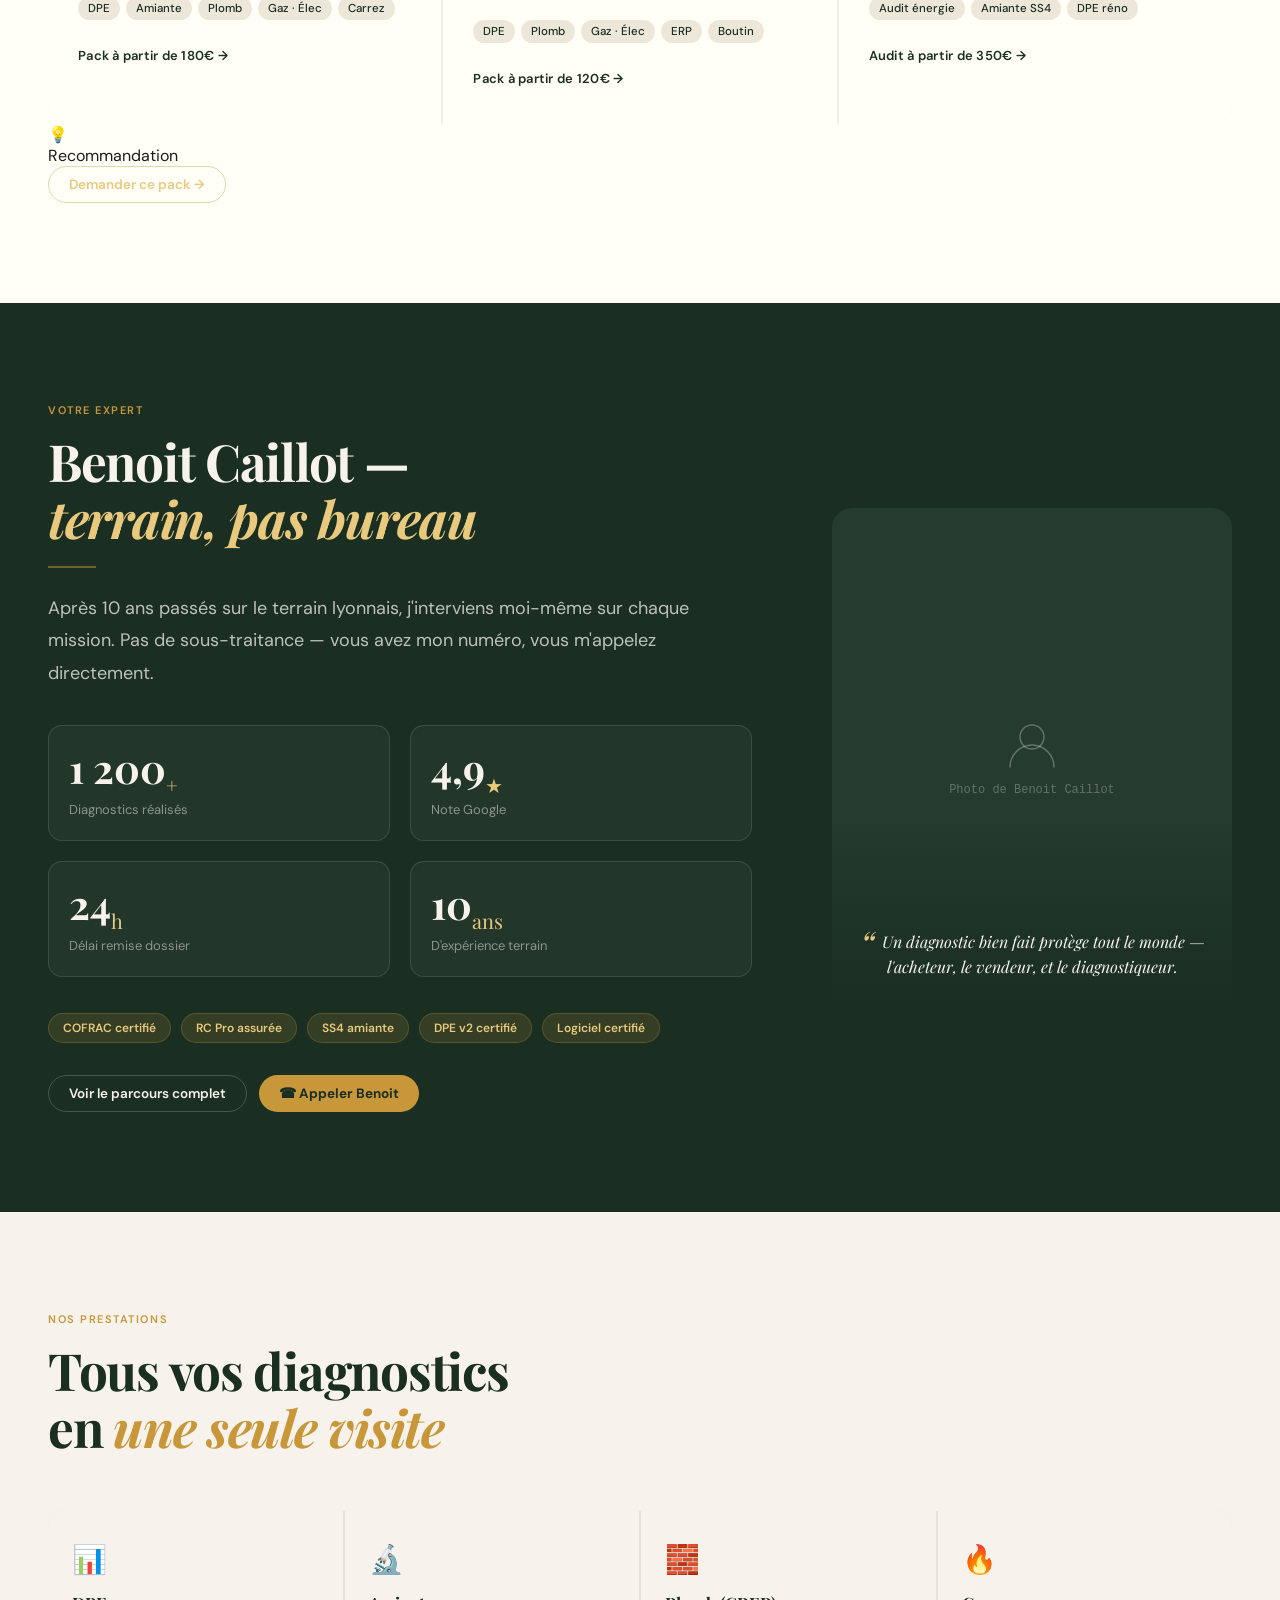
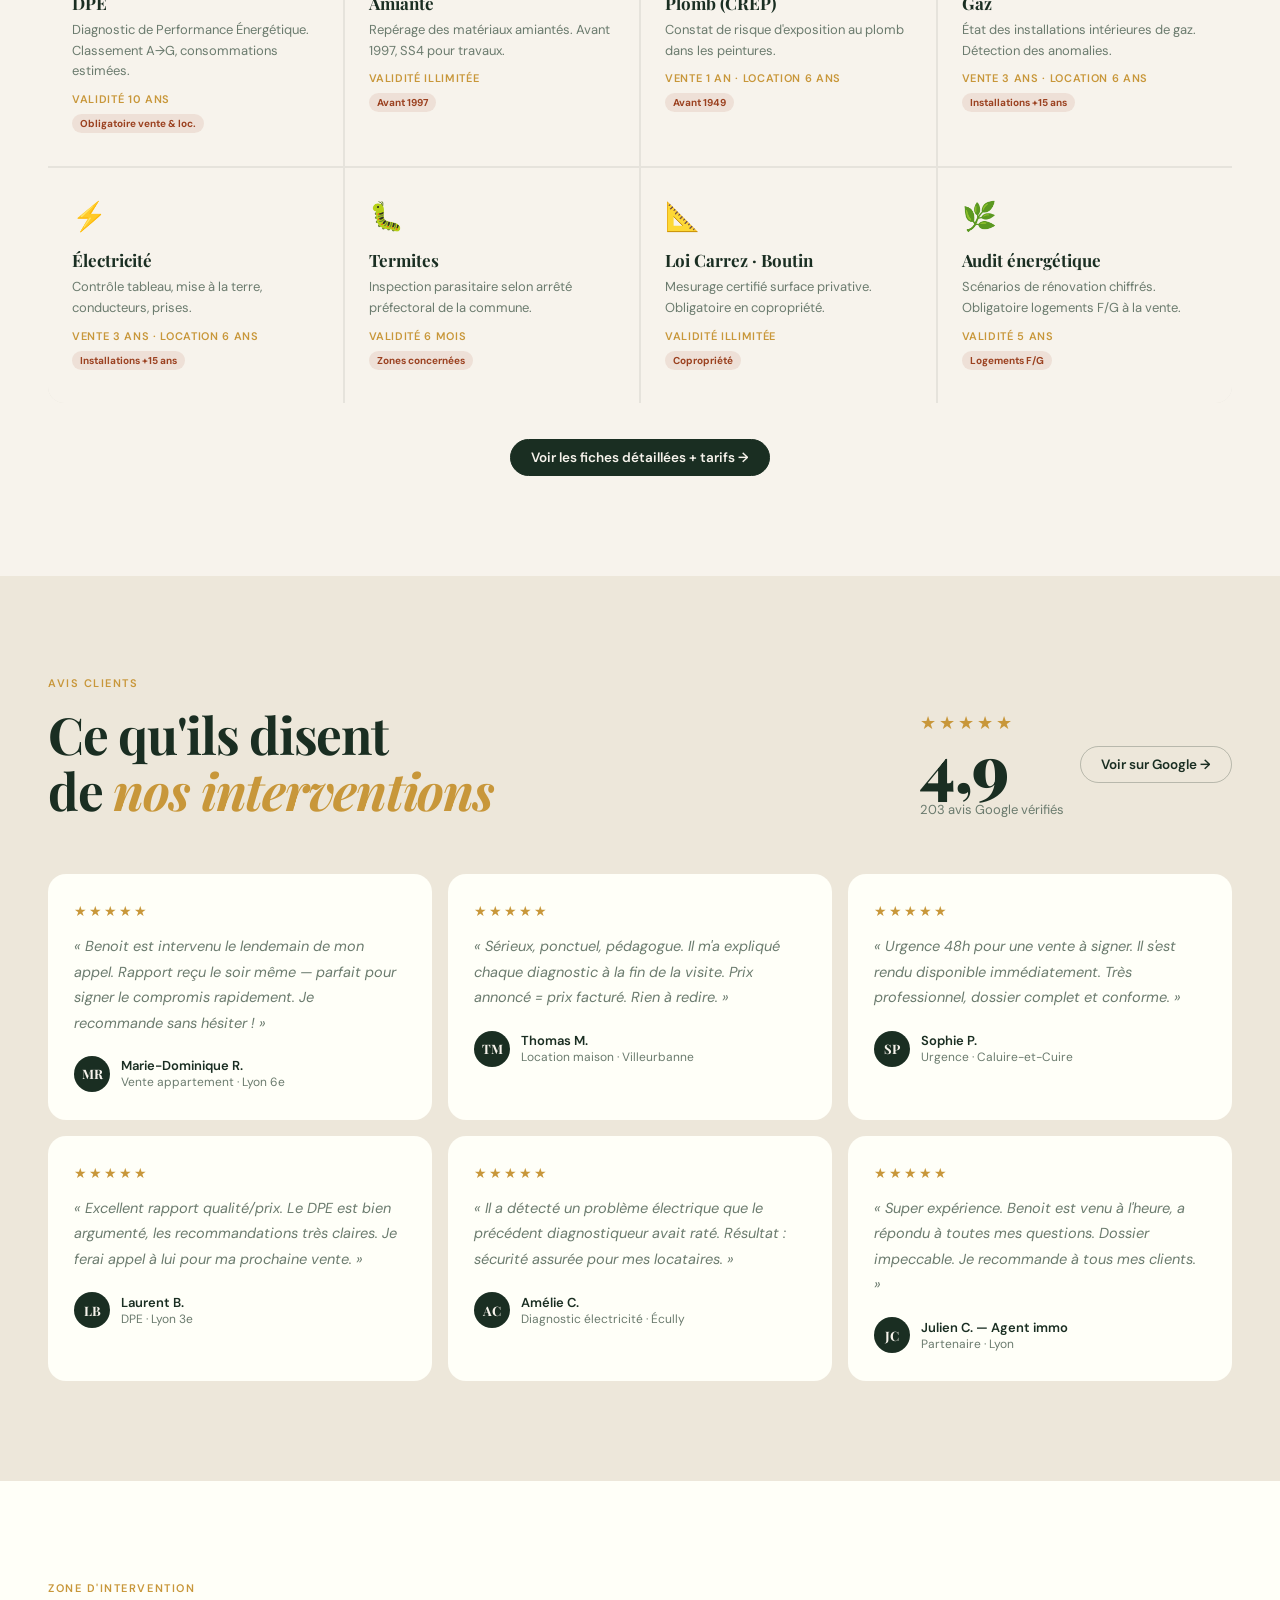
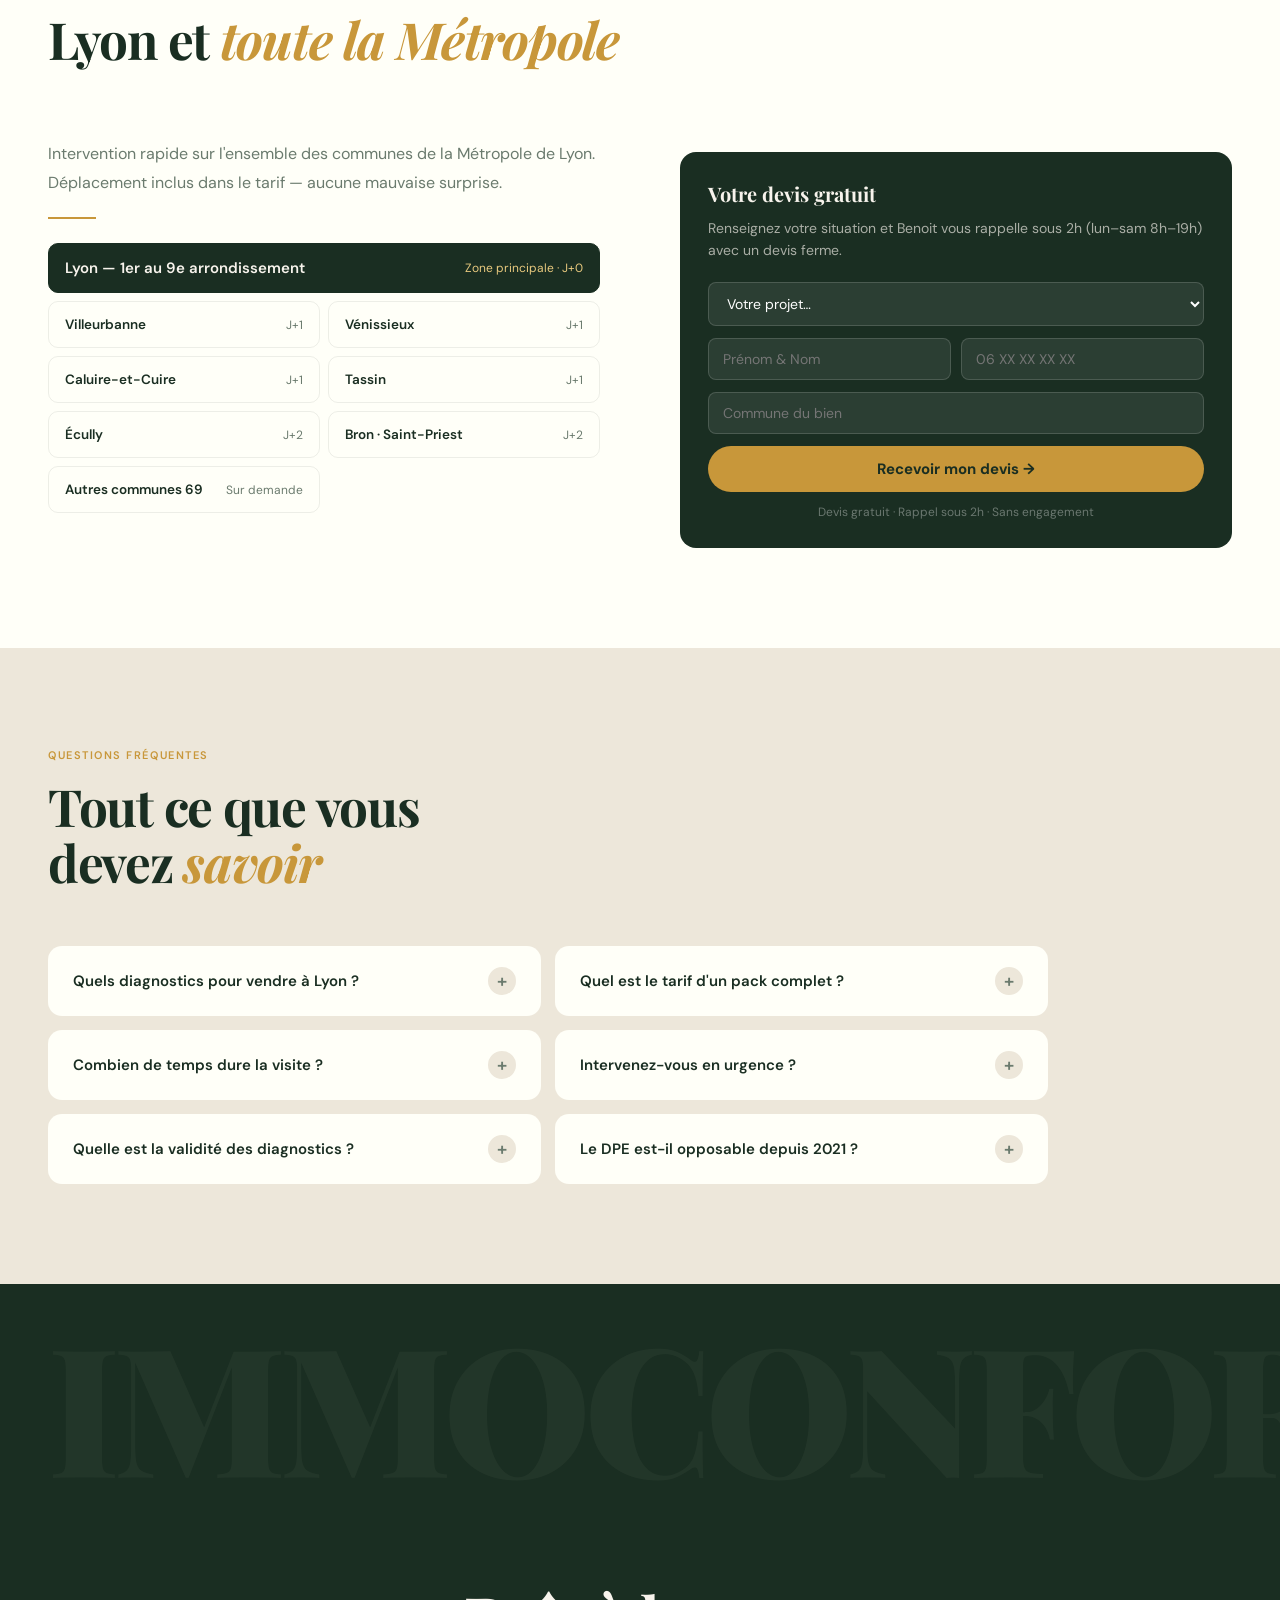
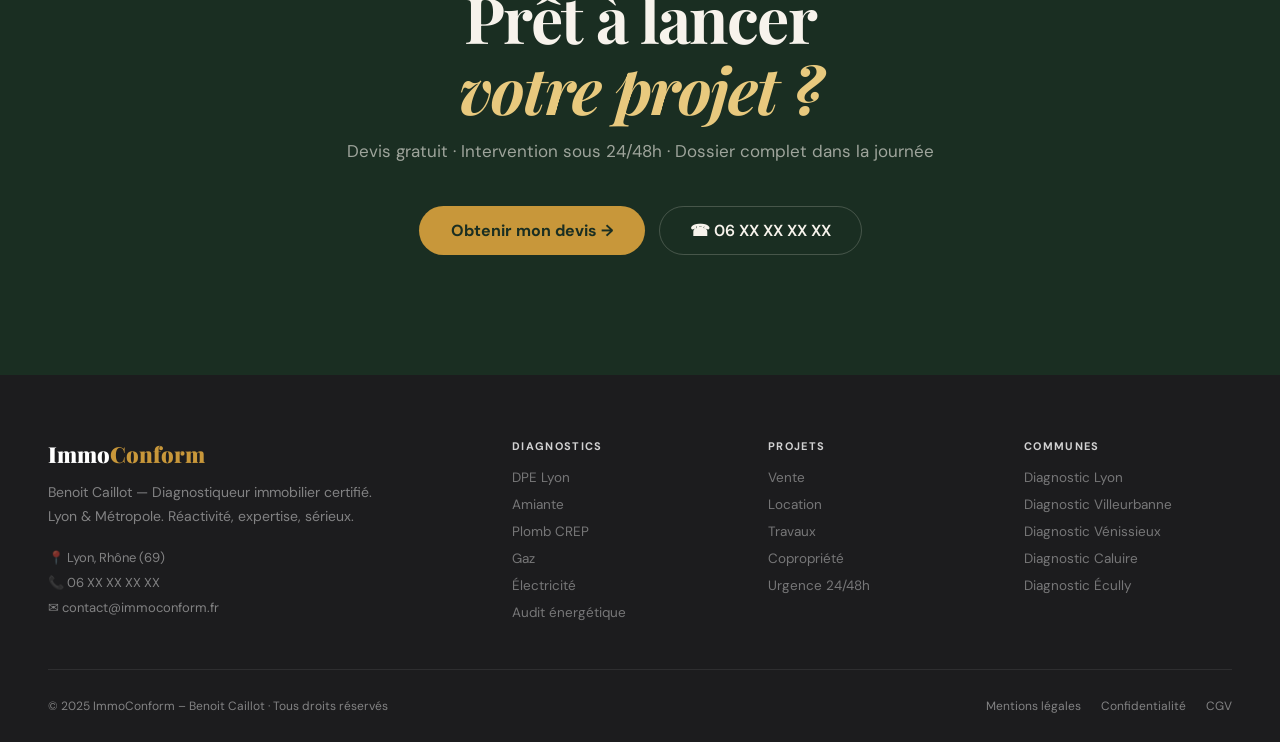
<file: index-v2.html>
<!DOCTYPE html>
<html lang="fr">
<head>
  <meta charset="UTF-8">
  <meta name="viewport" content="width=device-width, initial-scale=1.0">
  <title>ImmoConform – Diagnostic Immobilier Lyon | Benoit Caillot</title>
  <meta name="description" content="ImmoConform, diagnostiqueur immobilier certifié à Lyon. Benoit Caillot – DPE, amiante, plomb, gaz, électricité. Devis gratuit, résultats sous 24h.">
  <link rel="canonical" href="https://immoconform.fr/">
  <script type="application/ld+json">{"@context":"https://schema.org","@type":"LocalBusiness","name":"ImmoConform","description":"Diagnostics immobiliers certifiés à Lyon.","url":"https://immoconform.fr","telephone":"+33XXXXXXXXX","address":{"@type":"PostalAddress","addressLocality":"Lyon","addressCountry":"FR"},"areaServed":["Lyon","Villeurbanne","Vénissieux","Caluire","Écully","Tassin","Bron"],"aggregateRating":{"@type":"AggregateRating","ratingValue":"4.9","reviewCount":"203"}}</script>
  <link rel="preconnect" href="https://fonts.googleapis.com">
  <link rel="preconnect" href="https://fonts.gstatic.com" crossorigin>
  <link href="https://fonts.googleapis.com/css2?family=Playfair+Display:ital,wght@0,400;0,700;0,900;1,400;1,700&family=DM+Sans:ital,opsz,wght@0,9..40,300;0,9..40,400;0,9..40,500;0,9..40,600;1,9..40,400&display=swap" rel="stylesheet">

  <style>
    *, *::before, *::after { box-sizing: border-box; margin: 0; padding: 0; }

    :root {
      --cream:   #F7F3EC;
      --cream-d: #EDE7DA;
      --forest:  #1A2E22;
      --forest-2:#243B2D;
      --forest-3:#2F4D3A;
      --gold:    #C8973A;
      --gold-l:  #E8C97E;
      --rust:    #9B4120;
      --ink:     #1C1C1E;
      --mist:    #6B7B6E;
      --white:   #FFFFF8;
      --r: 0px;
    }

    html { scroll-behavior: smooth; }
    body {
      font-family: 'DM Sans', sans-serif;
      background: var(--cream);
      color: var(--ink);
      -webkit-font-smoothing: antialiased;
      overflow-x: hidden;
    }

    /* ── HEADER ── */
    .hdr {
      position: fixed; top: 0; left: 0; right: 0; z-index: 100;
      display: flex; align-items: center; justify-content: space-between;
      padding: 20px 48px;
      mix-blend-mode: normal;
      transition: background .3s, padding .3s;
    }
    .hdr.scrolled {
      background: var(--cream);
      border-bottom: 1px solid rgba(26,46,34,.1);
      padding: 14px 48px;
    }
    .hdr-logo {
      font-family: 'Playfair Display', serif;
      font-size: 22px; font-weight: 900; letter-spacing: -.02em;
      color: var(--forest); text-decoration: none;
      display: flex; align-items: center; gap: 10px;
    }
    .hdr-logo-mark {
      width: 34px; height: 34px; background: var(--forest);
      border-radius: 8px; display: flex; align-items: center; justify-content: center;
    }
    .hdr-logo-mark svg { width: 18px; height: 18px; }
    .hdr-logo span { color: var(--gold); }

    .hdr-nav { display: flex; align-items: center; gap: 0; }
    .hdr-nav a {
      font-size: 13.5px; font-weight: 500; color: var(--mist);
      text-decoration: none; padding: 7px 16px;
      border-radius: 100px; transition: color .18s, background .18s;
    }
    .hdr-nav a:hover { color: var(--forest); background: rgba(26,46,34,.06); }

    .hdr-cta {
      display: flex; align-items: center; gap: 10px;
    }
    .pill-btn {
      font-family: 'DM Sans', sans-serif; font-weight: 600; font-size: 13.5px;
      padding: 9px 20px; border-radius: 100px; text-decoration: none;
      cursor: pointer; border: none; transition: all .2s;
      display: inline-flex; align-items: center; gap: 7px;
    }
    .pill-btn-ghost { background: transparent; color: var(--forest); border: 1.5px solid rgba(26,46,34,.25); }
    .pill-btn-ghost:hover { border-color: var(--forest); background: rgba(26,46,34,.04); }
    .pill-btn-solid { background: var(--forest); color: var(--cream); border: 1.5px solid var(--forest); }
    .pill-btn-solid:hover { background: var(--forest-2); transform: translateY(-1px); box-shadow: 0 4px 16px rgba(26,46,34,.2); }

    /* ── HERO ── */
    .hero {
      min-height: 100vh;
      display: grid;
      grid-template-rows: auto 1fr auto;
      padding-top: 80px;
      position: relative;
      overflow: hidden;
    }
    .hero-bg-text {
      position: absolute; bottom: -60px; left: -10px;
      font-family: 'Playfair Display', serif; font-size: clamp(120px, 18vw, 240px);
      font-weight: 900; color: rgba(26,46,34,.04); line-height: 1;
      user-select: none; pointer-events: none; white-space: nowrap;
      letter-spacing: -.04em;
    }

    .hero-main {
      display: grid; grid-template-columns: 1fr 420px;
      gap: 0; align-items: end; padding: 48px 48px 0;
      position: relative; z-index: 1;
    }
    .hero-left { padding-bottom: 64px; }

    .hero-eyebrow {
      display: inline-flex; align-items: center; gap: 9px;
      font-size: 12px; font-weight: 600; letter-spacing: .1em;
      text-transform: uppercase; color: var(--mist); margin-bottom: 28px;
    }
    .hero-eyebrow::before {
      content: ''; width: 24px; height: 1.5px; background: var(--gold);
    }

    h1 {
      font-family: 'Playfair Display', serif;
      font-size: clamp(44px, 6vw, 80px);
      font-weight: 900; line-height: 1.04;
      letter-spacing: -.03em; color: var(--forest);
      margin-bottom: 28px;
    }
    h1 em { font-style: italic; color: var(--gold); }

    .hero-desc {
      font-size: 16px; line-height: 1.75; color: var(--mist);
      max-width: 480px; margin-bottom: 40px;
    }
    .hero-actions { display: flex; gap: 12px; flex-wrap: wrap; margin-bottom: 48px; }

    .hero-trust {
      display: flex; gap: 28px; flex-wrap: wrap;
      padding-top: 32px; border-top: 1px solid rgba(26,46,34,.1);
    }
    .trust-item {
      display: flex; align-items: center; gap: 9px;
      font-size: 13px; color: var(--mist);
    }
    .trust-dot { width: 6px; height: 6px; border-radius: 50%; background: var(--gold); flex-shrink: 0; }

    /* Hero right — photo + rating card */
    .hero-right { align-self: end; position: relative; }
    .hero-photo {
      width: 100%; aspect-ratio: 3/4;
      background: var(--forest-3);
      border-radius: 24px 24px 0 0;
      overflow: hidden;
      position: relative;
    }
    .hero-photo-inner {
      width: 100%; height: 100%;
      background: linear-gradient(160deg, var(--forest-3) 0%, var(--forest) 100%);
      display: flex; flex-direction: column; align-items: center; justify-content: center;
      gap: 14px; color: rgba(255,255,255,.35); font-size: 12px;
      font-family: 'DM Sans', monospace; letter-spacing: .06em; text-align: center;
    }
    .hero-photo-inner svg { opacity: .4; }

    /* Floating card on photo */
    .rating-card {
      position: absolute; bottom: 28px; left: -40px;
      background: var(--white); border-radius: 16px;
      padding: 18px 22px; box-shadow: 0 8px 40px rgba(26,46,34,.18);
      min-width: 190px;
    }
    .rating-stars { color: var(--gold); font-size: 14px; letter-spacing: 2px; margin-bottom: 6px; }
    .rating-num { font-family: 'Playfair Display', serif; font-size: 32px; font-weight: 700; color: var(--forest); line-height: 1; }
    .rating-label { font-size: 12px; color: var(--mist); margin-top: 4px; }

    /* ── MARQUEE STRIP ── */
    .marquee-strip {
      background: var(--forest);
      padding: 16px 0; overflow: hidden; position: relative;
    }
    .marquee-track {
      display: flex; gap: 0;
      animation: marquee 30s linear infinite;
      width: max-content;
    }
    .marquee-item {
      display: inline-flex; align-items: center; gap: 12px;
      padding: 0 40px; font-size: 13px; font-weight: 500;
      color: rgba(255,255,255,.6); white-space: nowrap;
    }
    .marquee-item strong { color: rgba(255,255,255,.9); }
    .marquee-sep { color: var(--gold); font-size: 16px; }
    @keyframes marquee { from { transform: translateX(0); } to { transform: translateX(-50%); } }

    /* ── SECTION BASE ── */
    .section { padding: 100px 48px; }
    .section-label {
      font-size: 11px; font-weight: 600; letter-spacing: .14em;
      text-transform: uppercase; color: var(--gold); display: block; margin-bottom: 16px;
    }
    h2 {
      font-family: 'Playfair Display', serif;
      font-size: clamp(32px, 4vw, 52px);
      font-weight: 700; line-height: 1.1;
      letter-spacing: -.025em; color: var(--forest);
    }
    h2 em { font-style: italic; color: var(--gold); }
    h3 { font-family: 'Playfair Display', serif; font-size: 22px; font-weight: 700; color: var(--forest); }

    /* ── SITUATIONS ── */
    .situations { background: var(--white); }
    .sit-header {
      display: grid; grid-template-columns: 1fr 1fr;
      gap: 64px; align-items: center; margin-bottom: 64px;
    }
    .sit-intro p { font-size: 16px; line-height: 1.8; color: var(--mist); margin-top: 16px; max-width: 420px; }

    /* Big number feature */
    .big-num-feature {
      text-align: right;
    }
    .big-num {
      font-family: 'Playfair Display', serif;
      font-size: clamp(80px, 12vw, 140px);
      font-weight: 900; color: var(--forest);
      line-height: .9; letter-spacing: -.04em;
    }
    .big-num span { color: var(--gold); }
    .big-num-label { font-size: 15px; color: var(--mist); margin-top: 10px; }

    .sit-cards {
      display: grid; grid-template-columns: repeat(3,1fr); gap: 2px;
      background: rgba(26,46,34,.08); border-radius: 20px; overflow: hidden;
    }
    .sit-card {
      background: var(--white); padding: 36px 30px;
      transition: all .22s; cursor: pointer; position: relative;
    }
    .sit-card::after {
      content: ''; position: absolute; bottom: 0; left: 0; right: 0; height: 3px;
      background: var(--gold); transform: scaleX(0); transition: transform .3s;
    }
    .sit-card:hover { background: var(--cream); }
    .sit-card:hover::after { transform: scaleX(1); }
    .sit-card.active { background: var(--forest); }
    .sit-card.active::after { transform: scaleX(1); background: var(--gold); }
    .sit-card.active h3 { color: var(--cream); }
    .sit-card.active p { color: rgba(247,243,236,.6); }
    .sit-card.active .sit-num { color: rgba(200,151,58,.3); }
    .sit-card.active .sit-tags-wrap .tag { background: rgba(255,255,255,.1); color: rgba(255,255,255,.6); }
    .sit-card.active .sit-cta-link { color: var(--gold); }

    .sit-num {
      font-family: 'Playfair Display', serif;
      font-size: 52px; font-weight: 900; color: rgba(26,46,34,.08);
      line-height: 1; margin-bottom: 16px; letter-spacing: -.03em;
    }
    .sit-card h3 { font-size: 20px; margin-bottom: 10px; }
    .sit-card p { font-size: 14px; line-height: 1.7; color: var(--mist); margin-bottom: 20px; }
    .sit-tags-wrap { display: flex; flex-wrap: wrap; gap: 6px; margin-bottom: 24px; }
    .tag {
      font-size: 11.5px; font-weight: 500; padding: 4px 10px;
      border-radius: 100px; background: var(--cream-d); color: var(--forest);
    }
    .sit-cta-link {
      font-size: 13px; font-weight: 600; color: var(--forest);
      text-decoration: none; display: inline-flex; align-items: center; gap: 5px;
      letter-spacing: .02em;
    }
    .sit-cta-link:hover { color: var(--gold); }

    /* Recommandation -->
    .recomm-box {
      margin-top: 24px; padding: 24px 28px;
      background: var(--forest); border-radius: 14px;
      display: none; animation: fadeUp .3s ease;
    }
    .recomm-box.show { display: flex; align-items: center; gap: 20px; }
    @keyframes fadeUp { from { opacity: 0; transform: translateY(8px); } to { opacity: 1; transform: none; } }
    .recomm-icon { font-size: 30px; flex-shrink: 0; }
    .recomm-text { color: rgba(247,243,236,.75); font-size: 14px; line-height: 1.65; }
    .recomm-title { font-family: 'Playfair Display', serif; font-size: 17px; color: var(--cream); font-weight: 700; margin-bottom: 4px; }

    /* ── QUI SUIS-JE ── */
    .about { background: var(--forest); color: var(--cream); }
    .about-grid {
      display: grid; grid-template-columns: 1fr 400px;
      gap: 80px; align-items: center;
    }
    .about h2 { color: var(--cream); }
    .about h2 em { color: var(--gold-l); }
    .about-lead { font-size: 18px; line-height: 1.8; color: rgba(247,243,236,.75); margin: 24px 0 36px; }
    .about-metrics {
      display: grid; grid-template-columns: 1fr 1fr; gap: 20px; margin-bottom: 36px;
    }
    .metric {
      border: 1px solid rgba(247,243,236,.12); border-radius: 14px; padding: 22px 20px;
      background: rgba(255,255,255,.04);
    }
    .metric-num {
      font-family: 'Playfair Display', serif; font-size: 40px; font-weight: 700;
      color: var(--cream); line-height: 1;
    }
    .metric-num sub { font-size: 20px; font-weight: 400; color: var(--gold-l); }
    .metric-label { font-size: 13px; color: rgba(247,243,236,.5); margin-top: 6px; }

    .certifs-row { display: flex; gap: 10px; flex-wrap: wrap; }
    .certif-chip {
      background: rgba(200,151,58,.15); color: var(--gold-l);
      font-size: 12px; font-weight: 600; padding: 6px 14px;
      border-radius: 100px; border: 1px solid rgba(200,151,58,.25);
    }

    .about-photo {
      border-radius: 20px; overflow: hidden;
      background: var(--forest-2); aspect-ratio: 4/5;
      display: flex; flex-direction: column; align-items: center; justify-content: center;
      gap: 12px; color: rgba(247,243,236,.3); font-size: 12px; text-align: center;
      position: relative;
    }
    .about-photo::before {
      content: ''; position: absolute;
      bottom: 0; left: 0; right: 0; height: 40%;
      background: linear-gradient(to top, var(--forest), transparent);
    }
    .about-quote {
      position: absolute; bottom: 28px; left: 24px; right: 24px;
      font-family: 'Playfair Display', serif; font-style: italic;
      font-size: 16px; color: var(--cream); line-height: 1.6; z-index: 1;
    }
    .about-quote::before { content: '\201C'; color: var(--gold-l); font-size: 36px; line-height: 0; vertical-align: -.3em; margin-right: 4px; }

    /* ── AVIS ── */
    .avis { background: var(--cream-d); }
    .avis-header { display: flex; align-items: flex-end; justify-content: space-between; margin-bottom: 56px; }
    .avis-score {
      display: flex; align-items: center; gap: 16px;
    }
    .avis-num { font-family: 'Playfair Display', serif; font-size: 64px; font-weight: 900; color: var(--forest); line-height: 1; }
    .avis-stars { font-size: 18px; color: var(--gold); letter-spacing: 3px; }
    .avis-count { font-size: 13px; color: var(--mist); margin-top: 2px; }

    .avis-grid {
      display: grid;
      grid-template-columns: repeat(3, 1fr); gap: 16px;
    }
    .avis-card {
      background: var(--white); border-radius: 18px; padding: 28px 26px;
      transition: all .2s;
    }
    .avis-card:hover { transform: translateY(-4px); box-shadow: 0 12px 40px rgba(26,46,34,.1); }
    .avis-card .stars { color: var(--gold); font-size: 14px; letter-spacing: 2px; margin-bottom: 14px; }
    .avis-text { font-size: 14.5px; line-height: 1.75; color: var(--mist); font-style: italic; margin-bottom: 20px; }
    .avis-author { display: flex; align-items: center; gap: 11px; }
    .avis-avatar {
      width: 36px; height: 36px; border-radius: 50%; background: var(--forest);
      display: flex; align-items: center; justify-content: center;
      font-family: 'Playfair Display', serif; font-size: 13px; color: var(--cream); font-weight: 700; flex-shrink: 0;
    }
    .avis-name { font-size: 13px; font-weight: 600; color: var(--forest); }
    .avis-meta { font-size: 12px; color: var(--mist); }

    /* ── SERVICES ── */
    .services { background: var(--cream); }
    .services-grid {
      display: grid; grid-template-columns: repeat(4, 1fr); gap: 2px;
      background: rgba(26,46,34,.08); border-radius: 16px; overflow: hidden;
      margin-top: 56px;
    }
    .svc-item {
      background: var(--cream); padding: 30px 24px;
      transition: background .2s, color .2s; cursor: pointer;
      border-bottom: 3px solid transparent;
    }
    .svc-item:hover { background: var(--white); border-color: var(--gold); }
    .svc-emoji { font-size: 28px; margin-bottom: 14px; }
    .svc-name { font-family: 'Playfair Display', serif; font-size: 17px; font-weight: 700; color: var(--forest); margin-bottom: 6px; }
    .svc-desc { font-size: 13px; color: var(--mist); line-height: 1.6; }
    .svc-validity { font-size: 11px; font-weight: 600; color: var(--gold); margin-top: 10px; text-transform: uppercase; letter-spacing: .06em; }
    .svc-badge {
      display: inline-block; font-size: 10px; font-weight: 700; padding: 3px 8px;
      border-radius: 100px; margin-top: 8px;
      background: rgba(155,65,32,.1); color: var(--rust);
    }

    /* ── ZONE ── */
    .zone { background: var(--white); }
    .zone-grid { display: grid; grid-template-columns: 1fr 1fr; gap: 80px; align-items: start; margin-top: 56px; }
    .zone-intro { font-size: 16px; line-height: 1.8; color: var(--mist); margin-top: 16px; }

    .communes-grid { display: grid; grid-template-columns: 1fr 1fr; gap: 8px; }
    .commune-item {
      display: flex; align-items: center; justify-content: space-between;
      padding: 14px 16px; border-radius: 10px;
      border: 1px solid rgba(26,46,34,.08); font-size: 13.5px;
      transition: border-color .18s, background .18s;
    }
    .commune-item:hover { border-color: var(--gold); background: rgba(200,151,58,.04); }
    .commune-item.main {
      background: var(--forest); border-color: var(--forest);
      grid-column: span 2;
    }
    .commune-item.main .c-name { color: var(--cream); font-size: 15px; }
    .commune-item.main .c-delay { color: var(--gold-l); }
    .c-name { font-weight: 600; color: var(--forest); }
    .c-delay { font-size: 12px; color: var(--mist); }

    .zone-cta-block {
      margin-top: 28px; padding: 28px; background: var(--forest);
      border-radius: 16px; color: var(--cream);
    }
    .zone-cta-title { font-family: 'Playfair Display', serif; font-size: 20px; font-weight: 700; margin-bottom: 10px; }
    .zone-cta-sub { font-size: 14px; color: rgba(247,243,236,.65); margin-bottom: 20px; line-height: 1.6; }
    .zone-cta-btns { display: flex; gap: 10px; flex-wrap: wrap; }

    /* ── FAQ ── */
    .faq { background: var(--cream-d); }
    .faq-grid { display: grid; grid-template-columns: 1fr 1fr; gap: 14px; margin-top: 56px; }
    .faq-item {
      background: var(--white); border-radius: 14px; overflow: hidden;
      border: 1.5px solid transparent; transition: border-color .2s;
    }
    .faq-item.open { border-color: rgba(200,151,58,.4); }
    .faq-q {
      width: 100%; background: none; border: none; cursor: pointer; text-align: left;
      display: flex; align-items: center; justify-content: space-between; gap: 12px;
      padding: 20px 24px; font-family: 'DM Sans', sans-serif;
      font-weight: 600; font-size: 15px; color: var(--forest);
    }
    .faq-q:hover { color: var(--gold); }
    .faq-icon {
      width: 28px; height: 28px; border-radius: 50%;
      background: var(--cream-d); display: flex; align-items: center; justify-content: center;
      flex-shrink: 0; font-size: 18px; color: var(--mist);
      transition: background .2s, transform .25s, color .2s;
    }
    .faq-item.open .faq-icon { background: var(--forest); color: var(--cream); transform: rotate(45deg); }
    .faq-a {
      max-height: 0; overflow: hidden; padding: 0 24px;
      font-size: 14.5px; color: var(--mist); line-height: 1.75;
      transition: max-height .32s ease, padding .32s ease;
    }
    .faq-item.open .faq-a { max-height: 400px; padding: 0 24px 22px; }

    /* ── CTA FINALE ── */
    .finale {
      background: var(--forest); padding: 120px 48px; text-align: center;
      position: relative; overflow: hidden;
    }
    .finale-bg {
      position: absolute; inset: 0;
      background: radial-gradient(ellipse 70% 60% at 50% 50%, var(--forest-3), var(--forest));
    }
    .finale-num {
      font-family: 'Playfair Display', serif;
      font-size: clamp(80px, 14vw, 180px); font-weight: 900;
      color: rgba(247,243,236,.04); line-height: 1; letter-spacing: -.04em;
      position: absolute; top: 50%; left: 50%; transform: translate(-50%,-50%);
      user-select: none; white-space: nowrap;
    }
    .finale > * { position: relative; z-index: 1; }
    .finale h2 {
      font-family: 'Playfair Display', serif; font-size: clamp(36px, 5vw, 64px);
      font-weight: 700; color: var(--cream); line-height: 1.1; margin-bottom: 16px;
    }
    .finale h2 em { font-style: italic; color: var(--gold-l); }
    .finale p { font-size: 17px; color: rgba(247,243,236,.6); margin-bottom: 44px; }
    .finale-btns { display: flex; gap: 14px; justify-content: center; flex-wrap: wrap; }
    .btn-gold { background: var(--gold); color: var(--forest); font-weight: 700; }
    .btn-gold:hover { background: var(--gold-l); transform: translateY(-2px); box-shadow: 0 6px 24px rgba(200,151,58,.35); }

    /* ── FOOTER ── */
    .footer {
      background: var(--ink); padding: 64px 48px 28px;
      color: rgba(255,255,255,.45);
    }
    .footer-top {
      display: grid; grid-template-columns: 2fr 1fr 1fr 1fr;
      gap: 48px; padding-bottom: 48px;
      border-bottom: 1px solid rgba(255,255,255,.08); margin-bottom: 28px;
    }
    .footer-logo { font-family: 'Playfair Display', serif; font-size: 22px; font-weight: 900; color: white; margin-bottom: 12px; }
    .footer-logo span { color: var(--gold); }
    .footer-tagline { font-size: 14px; line-height: 1.7; }
    .footer-contact { margin-top: 20px; display: flex; flex-direction: column; gap: 8px; font-size: 13px; }
    .footer-contact a { color: rgba(255,255,255,.45); text-decoration: none; transition: color .18s; }
    .footer-contact a:hover { color: white; }
    .footer-col h4 { font-size: 11px; font-weight: 700; letter-spacing: .12em; text-transform: uppercase; color: rgba(255,255,255,.8); margin-bottom: 16px; }
    .footer-links { display: flex; flex-direction: column; gap: 10px; }
    .footer-links a { font-size: 13.5px; color: rgba(255,255,255,.4); text-decoration: none; transition: color .18s; }
    .footer-links a:hover { color: white; }
    .footer-bottom { display: flex; align-items: center; justify-content: space-between; font-size: 12px; flex-wrap: wrap; gap: 10px; }
    .footer-bottom a { color: inherit; text-decoration: none; }
    .footer-bottom a:hover { color: white; }

    /* ── UTILS ── */
    .divider { width: 48px; height: 2px; background: var(--gold); margin: 20px 0; }

    @media (max-width: 1024px) {
      .section { padding: 80px 28px; }
      .hero-main { padding: 40px 28px 0; }
      .hero-main { grid-template-columns: 1fr; }
      .hero-right { display: none; }
      .about-grid { grid-template-columns: 1fr; }
      .about-photo { display: none; }
      .sit-header { grid-template-columns: 1fr; }
      .services-grid { grid-template-columns: 1fr 1fr; }
      .zone-grid { grid-template-columns: 1fr; }
      .footer-top { grid-template-columns: 1fr 1fr; }
    }
    @media (max-width: 700px) {
      .hdr { padding: 16px 20px; }
      .hdr.scrolled { padding: 12px 20px; }
      .hdr-nav { display: none; }
      .section { padding: 64px 20px; }
      .hero-main { padding: 32px 20px 0; }
      .sit-cards { grid-template-columns: 1fr; }
      .avis-grid { grid-template-columns: 1fr; }
      .faq-grid { grid-template-columns: 1fr; }
      .services-grid { grid-template-columns: 1fr; }
      .communes-grid { grid-template-columns: 1fr; }
      .commune-item.main { grid-column: span 1; }
      .finale { padding: 80px 20px; }
      .footer { padding: 48px 20px 24px; }
      .footer-top { grid-template-columns: 1fr; gap: 32px; }
    }
  </style>
</head>
<body>

<!-- ── HEADER ── -->
<header class="hdr" id="hdr">
  <a href="index-v2.html" class="hdr-logo">
    <div class="hdr-logo-mark">
      <svg viewBox="0 0 18 18" fill="none">
        <path d="M9 2L16 7V16H11V11H7V16H2V7L9 2Z" fill="white"/>
        <rect x="7.5" y="7.5" width="3" height="3" rx=".5" fill="#C8973A"/>
      </svg>
    </div>
    Immo<span>Conform</span>
  </a>
  <nav class="hdr-nav">
    <a href="#situations">Mon projet</a>
    <a href="#apropos">L'expert</a>
    <a href="#diagnostics">Diagnostics</a>
    <a href="#zone">Zone</a>
    <a href="#faq">FAQ</a>
  </nav>
  <div class="hdr-cta">
    <a href="tel:+33XXXXXXXXX" class="pill-btn pill-btn-ghost">☎ Appeler</a>
    <a href="#devis" class="pill-btn pill-btn-solid">Devis gratuit</a>
  </div>
</header>

<!-- ── HERO ── -->
<section class="hero" id="hero">
  <div class="hero-bg-text">DIAGNOSTIC</div>
  <div class="hero-main">
    <div class="hero-left">
      <div class="hero-eyebrow">Diagnostiqueur certifié · Lyon &amp; Métropole</div>
      <h1>Diagnostics<br>immobiliers à<br>Lyon — <em>fiables,<br>rapides.</em></h1>
      <p class="hero-desc">
        Benoit Caillot intervient lui-même sur chaque mission. Un interlocuteur unique, joignable directement, qui remet votre dossier complet sous 24h.
      </p>
      <div class="hero-actions">
        <a href="#devis" class="pill-btn pill-btn-solid" style="font-size:15px;padding:13px 28px">Devis gratuit en 2 min</a>
        <a href="#situations" class="pill-btn pill-btn-ghost" style="font-size:15px;padding:12px 26px">Voir mon projet →</a>
      </div>
      <div class="hero-trust">
        <div class="trust-item"><span class="trust-dot"></span>4,9/5 · 203 avis Google</div>
        <div class="trust-item"><span class="trust-dot"></span>Certifié COFRAC</div>
        <div class="trust-item"><span class="trust-dot"></span>10 ans d'expérience</div>
        <div class="trust-item"><span class="trust-dot"></span>Dossier remis sous 24h</div>
      </div>
    </div>
    <div class="hero-right">
      <div class="hero-photo">
        <div class="hero-photo-inner">
          <svg width="52" height="52" viewBox="0 0 52 52" fill="none"><circle cx="26" cy="18" r="12" stroke="currentColor" stroke-width="1.5"/><path d="M4 48c0-12.1 9.9-22 22-22s22 9.9 22 22" stroke="currentColor" stroke-width="1.5" stroke-linecap="round"/></svg>
          <span>Photo de Benoit Caillot<br>portrait ou photo terrain</span>
        </div>
      </div>
      <div class="rating-card">
        <div class="rating-stars">★★★★★</div>
        <div class="rating-num">4,9</div>
        <div class="rating-label">203 avis Google</div>
      </div>
    </div>
  </div>
</section>

<!-- ── MARQUEE ── -->
<div class="marquee-strip">
  <div class="marquee-track" id="marquee">
    <span class="marquee-item"><strong>DPE</strong> <span class="marquee-sep">·</span></span>
    <span class="marquee-item"><strong>Amiante</strong> <span class="marquee-sep">·</span></span>
    <span class="marquee-item"><strong>Plomb CREP</strong> <span class="marquee-sep">·</span></span>
    <span class="marquee-item"><strong>Gaz</strong> <span class="marquee-sep">·</span></span>
    <span class="marquee-item"><strong>Électricité</strong> <span class="marquee-sep">·</span></span>
    <span class="marquee-item"><strong>Termites</strong> <span class="marquee-sep">·</span></span>
    <span class="marquee-item"><strong>Loi Carrez</strong> <span class="marquee-sep">·</span></span>
    <span class="marquee-item"><strong>Audit énergétique</strong> <span class="marquee-sep">·</span></span>
    <span class="marquee-item"><strong>Urgence 24/48h</strong> <span class="marquee-sep">·</span></span>
    <span class="marquee-item"><strong>Résultats sous 24h</strong> <span class="marquee-sep">·</span></span>
    <!-- duplicate for infinite loop -->
    <span class="marquee-item"><strong>DPE</strong> <span class="marquee-sep">·</span></span>
    <span class="marquee-item"><strong>Amiante</strong> <span class="marquee-sep">·</span></span>
    <span class="marquee-item"><strong>Plomb CREP</strong> <span class="marquee-sep">·</span></span>
    <span class="marquee-item"><strong>Gaz</strong> <span class="marquee-sep">·</span></span>
    <span class="marquee-item"><strong>Électricité</strong> <span class="marquee-sep">·</span></span>
    <span class="marquee-item"><strong>Termites</strong> <span class="marquee-sep">·</span></span>
    <span class="marquee-item"><strong>Loi Carrez</strong> <span class="marquee-sep">·</span></span>
    <span class="marquee-item"><strong>Audit énergétique</strong> <span class="marquee-sep">·</span></span>
    <span class="marquee-item"><strong>Urgence 24/48h</strong> <span class="marquee-sep">·</span></span>
    <span class="marquee-item"><strong>Résultats sous 24h</strong> <span class="marquee-sep">·</span></span>
  </div>
</div>

<!-- ── SITUATIONS ── -->
<section class="section situations" id="situations">
  <div class="sit-header">
    <div class="sit-intro">
      <span class="section-label">Votre projet</span>
      <h2>Quelle est<br>votre situation ?</h2>
      <div class="divider"></div>
      <p>Sélectionnez votre cas — nous vous indiquons précisément les diagnostics nécessaires et le tarif indicatif.</p>
    </div>
    <div class="big-num-feature">
      <div class="big-num">1<span>200</span><sup style="font-size:.35em;color:var(--gold)">+</sup></div>
      <div class="big-num-label">diagnostics réalisés dans la Métropole lyonnaise</div>
    </div>
  </div>

  <div class="sit-cards">
    <div class="sit-card" onclick="selectSit(this,'vente')">
      <div class="sit-num">01</div>
      <h3>Je vends mon bien</h3>
      <p>Constituez votre DDT complet pour rassurer les acquéreurs et sécuriser la transaction notariale.</p>
      <div class="sit-tags-wrap">
        <span class="tag">DPE</span><span class="tag">Amiante</span><span class="tag">Plomb</span><span class="tag">Gaz · Élec</span><span class="tag">Carrez</span>
      </div>
      <a class="sit-cta-link" href="#devis">Pack à partir de 180€ →</a>
    </div>
    <div class="sit-card" onclick="selectSit(this,'location')">
      <div class="sit-num">02</div>
      <h3>Je mets en location</h3>
      <p>Fournissez les diagnostics obligatoires à annexer au bail selon la date de construction et la commune.</p>
      <div class="sit-tags-wrap">
        <span class="tag">DPE</span><span class="tag">Plomb</span><span class="tag">Gaz · Élec</span><span class="tag">ERP</span><span class="tag">Boutin</span>
      </div>
      <a class="sit-cta-link" href="#devis">Pack à partir de 120€ →</a>
    </div>
    <div class="sit-card" onclick="selectSit(this,'renovation')">
      <div class="sit-num">03</div>
      <h3>Je rénove ou j'anticipe</h3>
      <p>Audit énergétique obligatoire pour les logements F/G. Amiante avant travaux indispensable.</p>
      <div class="sit-tags-wrap">
        <span class="tag">Audit énergie</span><span class="tag">Amiante SS4</span><span class="tag">DPE réno</span>
      </div>
      <a class="sit-cta-link" href="#devis">Audit à partir de 350€ →</a>
    </div>
  </div>

  <div class="recomm-box" id="recommBox">
    <div class="recomm-icon">💡</div>
    <div>
      <div class="recomm-title" id="recommTitle">Recommandation</div>
      <div class="recomm-text" id="recommText"></div>
    </div>
    <a href="#devis" class="pill-btn pill-btn-ghost" style="color:var(--gold-l);border-color:rgba(200,151,58,.4);flex-shrink:0;margin-left:auto">Demander ce pack →</a>
  </div>
</section>

<!-- ── QUI SUIS-JE ── -->
<section class="section about" id="apropos">
  <div class="about-grid">
    <div>
      <span class="section-label">Votre expert</span>
      <h2>Benoit Caillot —<br><em>terrain, pas bureau</em></h2>
      <div class="divider" style="background:rgba(200,151,58,.5)"></div>
      <p class="about-lead">
        Après 10 ans passés sur le terrain lyonnais, j'interviens moi-même sur chaque mission. Pas de sous-traitance — vous avez mon numéro, vous m'appelez directement.
      </p>
      <div class="about-metrics">
        <div class="metric">
          <div class="metric-num">1 200<sub>+</sub></div>
          <div class="metric-label">Diagnostics réalisés</div>
        </div>
        <div class="metric">
          <div class="metric-num">4,9<sub>★</sub></div>
          <div class="metric-label">Note Google</div>
        </div>
        <div class="metric">
          <div class="metric-num">24<sub>h</sub></div>
          <div class="metric-label">Délai remise dossier</div>
        </div>
        <div class="metric">
          <div class="metric-num">10<sub>ans</sub></div>
          <div class="metric-label">D'expérience terrain</div>
        </div>
      </div>
      <div class="certifs-row">
        <span class="certif-chip">COFRAC certifié</span>
        <span class="certif-chip">RC Pro assurée</span>
        <span class="certif-chip">SS4 amiante</span>
        <span class="certif-chip">DPE v2 certifié</span>
        <span class="certif-chip">Logiciel certifié</span>
      </div>
      <div style="margin-top:32px;display:flex;gap:12px;flex-wrap:wrap">
        <a href="experience.html" class="pill-btn pill-btn-ghost" style="color:var(--cream);border-color:rgba(247,243,236,.2)">Voir le parcours complet</a>
        <a href="tel:+33XXXXXXXXX" class="pill-btn" style="background:var(--gold);color:var(--forest);font-weight:700;border:none;padding:9px 20px;border-radius:100px">☎ Appeler Benoit</a>
      </div>
    </div>
    <div class="about-photo">
      <svg width="52" height="52" viewBox="0 0 52 52" fill="none"><circle cx="26" cy="18" r="12" stroke="rgba(247,243,236,.3)" stroke-width="1.5"/><path d="M4 48c0-12.1 9.9-22 22-22s22 9.9 22 22" stroke="rgba(247,243,236,.3)" stroke-width="1.5" stroke-linecap="round"/></svg>
      <span style="font-size:12px;font-family:monospace;color:rgba(247,243,236,.3)">Photo de Benoit Caillot</span>
      <div class="about-quote">
        Un diagnostic bien fait protège tout le monde — l'acheteur, le vendeur, et le diagnostiqueur.
      </div>
    </div>
  </div>
</section>

<!-- ── DIAGNOSTICS ── -->
<section class="section services" id="diagnostics">
  <span class="section-label">Nos prestations</span>
  <h2>Tous vos diagnostics<br>en <em>une seule visite</em></h2>
  <div class="services-grid">
    <div class="svc-item">
      <div class="svc-emoji">📊</div>
      <div class="svc-name">DPE</div>
      <div class="svc-desc">Diagnostic de Performance Énergétique. Classement A→G, consommations estimées.</div>
      <div class="svc-validity">Validité 10 ans</div>
      <div class="svc-badge">Obligatoire vente &amp; loc.</div>
    </div>
    <div class="svc-item">
      <div class="svc-emoji">🔬</div>
      <div class="svc-name">Amiante</div>
      <div class="svc-desc">Repérage des matériaux amiantés. Avant 1997, SS4 pour travaux.</div>
      <div class="svc-validity">Validité illimitée</div>
      <div class="svc-badge">Avant 1997</div>
    </div>
    <div class="svc-item">
      <div class="svc-emoji">🧱</div>
      <div class="svc-name">Plomb (CREP)</div>
      <div class="svc-desc">Constat de risque d'exposition au plomb dans les peintures.</div>
      <div class="svc-validity">Vente 1 an · Location 6 ans</div>
      <div class="svc-badge">Avant 1949</div>
    </div>
    <div class="svc-item">
      <div class="svc-emoji">🔥</div>
      <div class="svc-name">Gaz</div>
      <div class="svc-desc">État des installations intérieures de gaz. Détection des anomalies.</div>
      <div class="svc-validity">Vente 3 ans · Location 6 ans</div>
      <div class="svc-badge">Installations +15 ans</div>
    </div>
    <div class="svc-item">
      <div class="svc-emoji">⚡</div>
      <div class="svc-name">Électricité</div>
      <div class="svc-desc">Contrôle tableau, mise à la terre, conducteurs, prises.</div>
      <div class="svc-validity">Vente 3 ans · Location 6 ans</div>
      <div class="svc-badge">Installations +15 ans</div>
    </div>
    <div class="svc-item">
      <div class="svc-emoji">🐛</div>
      <div class="svc-name">Termites</div>
      <div class="svc-desc">Inspection parasitaire selon arrêté préfectoral de la commune.</div>
      <div class="svc-validity">Validité 6 mois</div>
      <div class="svc-badge">Zones concernées</div>
    </div>
    <div class="svc-item">
      <div class="svc-emoji">📐</div>
      <div class="svc-name">Loi Carrez · Boutin</div>
      <div class="svc-desc">Mesurage certifié surface privative. Obligatoire en copropriété.</div>
      <div class="svc-validity">Validité illimitée</div>
      <div class="svc-badge">Copropriété</div>
    </div>
    <div class="svc-item">
      <div class="svc-emoji">🌿</div>
      <div class="svc-name">Audit énergétique</div>
      <div class="svc-desc">Scénarios de rénovation chiffrés. Obligatoire logements F/G à la vente.</div>
      <div class="svc-validity">Validité 5 ans</div>
      <div class="svc-badge">Logements F/G</div>
    </div>
  </div>
  <div style="text-align:center;margin-top:36px">
    <a href="diagnostics.html" class="pill-btn pill-btn-solid">Voir les fiches détaillées + tarifs →</a>
  </div>
</section>

<!-- ── AVIS ── -->
<section class="section avis" id="avis">
  <div class="avis-header">
    <div>
      <span class="section-label">Avis clients</span>
      <h2>Ce qu'ils disent<br>de <em>nos interventions</em></h2>
    </div>
    <div class="avis-score">
      <div>
        <div class="avis-stars">★★★★★</div>
        <div class="avis-num">4,9</div>
        <div class="avis-count">203 avis Google vérifiés</div>
      </div>
      <a href="https://g.co/immoconform" target="_blank" rel="noopener" class="pill-btn pill-btn-ghost">Voir sur Google →</a>
    </div>
  </div>
  <div class="avis-grid">
    <div class="avis-card">
      <div class="stars">★★★★★</div>
      <p class="avis-text">« Benoit est intervenu le lendemain de mon appel. Rapport reçu le soir même — parfait pour signer le compromis rapidement. Je recommande sans hésiter ! »</p>
      <div class="avis-author">
        <div class="avis-avatar">MR</div>
        <div><div class="avis-name">Marie-Dominique R.</div><div class="avis-meta">Vente appartement · Lyon 6e</div></div>
      </div>
    </div>
    <div class="avis-card">
      <div class="stars">★★★★★</div>
      <p class="avis-text">« Sérieux, ponctuel, pédagogue. Il m'a expliqué chaque diagnostic à la fin de la visite. Prix annoncé = prix facturé. Rien à redire. »</p>
      <div class="avis-author">
        <div class="avis-avatar">TM</div>
        <div><div class="avis-name">Thomas M.</div><div class="avis-meta">Location maison · Villeurbanne</div></div>
      </div>
    </div>
    <div class="avis-card">
      <div class="stars">★★★★★</div>
      <p class="avis-text">« Urgence 48h pour une vente à signer. Il s'est rendu disponible immédiatement. Très professionnel, dossier complet et conforme. »</p>
      <div class="avis-author">
        <div class="avis-avatar">SP</div>
        <div><div class="avis-name">Sophie P.</div><div class="avis-meta">Urgence · Caluire-et-Cuire</div></div>
      </div>
    </div>
    <div class="avis-card">
      <div class="stars">★★★★★</div>
      <p class="avis-text">« Excellent rapport qualité/prix. Le DPE est bien argumenté, les recommandations très claires. Je ferai appel à lui pour ma prochaine vente. »</p>
      <div class="avis-author">
        <div class="avis-avatar">LB</div>
        <div><div class="avis-name">Laurent B.</div><div class="avis-meta">DPE · Lyon 3e</div></div>
      </div>
    </div>
    <div class="avis-card">
      <div class="stars">★★★★★</div>
      <p class="avis-text">« Il a détecté un problème électrique que le précédent diagnostiqueur avait raté. Résultat : sécurité assurée pour mes locataires. »</p>
      <div class="avis-author">
        <div class="avis-avatar">AC</div>
        <div><div class="avis-name">Amélie C.</div><div class="avis-meta">Diagnostic électricité · Écully</div></div>
      </div>
    </div>
    <div class="avis-card">
      <div class="stars">★★★★★</div>
      <p class="avis-text">« Super expérience. Benoit est venu à l'heure, a répondu à toutes mes questions. Dossier impeccable. Je recommande à tous mes clients. »</p>
      <div class="avis-author">
        <div class="avis-avatar">JC</div>
        <div><div class="avis-name">Julien C. — Agent immo</div><div class="avis-meta">Partenaire · Lyon</div></div>
      </div>
    </div>
  </div>
</section>

<!-- ── ZONE ── -->
<section class="section zone" id="zone">
  <span class="section-label">Zone d'intervention</span>
  <h2>Lyon et <em>toute la Métropole</em></h2>
  <div class="zone-grid">
    <div>
      <p class="zone-intro">Intervention rapide sur l'ensemble des communes de la Métropole de Lyon. Déplacement inclus dans le tarif — aucune mauvaise surprise.</p>
      <div class="divider"></div>
      <div class="communes-grid" style="margin-top:24px">
        <div class="commune-item main">
          <span class="c-name">Lyon — 1er au 9e arrondissement</span>
          <span class="c-delay">Zone principale · J+0</span>
        </div>
        <div class="commune-item"><span class="c-name">Villeurbanne</span><span class="c-delay">J+1</span></div>
        <div class="commune-item"><span class="c-name">Vénissieux</span><span class="c-delay">J+1</span></div>
        <div class="commune-item"><span class="c-name">Caluire-et-Cuire</span><span class="c-delay">J+1</span></div>
        <div class="commune-item"><span class="c-name">Tassin</span><span class="c-delay">J+1</span></div>
        <div class="commune-item"><span class="c-name">Écully</span><span class="c-delay">J+2</span></div>
        <div class="commune-item"><span class="c-name">Bron · Saint-Priest</span><span class="c-delay">J+2</span></div>
        <div class="commune-item"><span class="c-name">Autres communes 69</span><span class="c-delay">Sur demande</span></div>
      </div>
    </div>
    <div>
      <div class="zone-cta-block" id="devis">
        <div class="zone-cta-title">Votre devis gratuit</div>
        <p class="zone-cta-sub">Renseignez votre situation et Benoit vous rappelle sous 2h (lun–sam 8h–19h) avec un devis ferme.</p>
        <form onsubmit="submitDevis(event)" style="display:flex;flex-direction:column;gap:12px">
          <select id="f-situation" style="background:rgba(255,255,255,.08);border:1px solid rgba(255,255,255,.15);border-radius:8px;padding:11px 14px;color:white;font-family:'DM Sans',sans-serif;font-size:14px;outline:none;cursor:pointer">
            <option value="">Votre projet…</option>
            <option>Vente</option>
            <option>Location</option>
            <option>Travaux / Rénovation</option>
            <option>Copropriété</option>
          </select>
          <div style="display:grid;grid-template-columns:1fr 1fr;gap:10px">
            <input id="f-nom" type="text" placeholder="Prénom &amp; Nom" style="background:rgba(255,255,255,.08);border:1px solid rgba(255,255,255,.15);border-radius:8px;padding:11px 14px;color:white;font-family:'DM Sans',sans-serif;font-size:14px;outline:none" />
            <input id="f-tel" type="tel" placeholder="06 XX XX XX XX" style="background:rgba(255,255,255,.08);border:1px solid rgba(255,255,255,.15);border-radius:8px;padding:11px 14px;color:white;font-family:'DM Sans',sans-serif;font-size:14px;outline:none" />
          </div>
          <input id="f-commune" type="text" placeholder="Commune du bien" style="background:rgba(255,255,255,.08);border:1px solid rgba(255,255,255,.15);border-radius:8px;padding:11px 14px;color:white;font-family:'DM Sans',sans-serif;font-size:14px;outline:none" />
          <button type="submit" class="pill-btn" id="devisBtn" style="background:var(--gold);color:var(--forest);font-weight:700;border:none;padding:13px 28px;border-radius:100px;font-size:15px;justify-content:center">Recevoir mon devis →</button>
          <p style="font-size:12px;color:rgba(255,255,255,.35);text-align:center">Devis gratuit · Rappel sous 2h · Sans engagement</p>
        </form>
      </div>
    </div>
  </div>
</section>

<!-- ── FAQ ── -->
<section class="section faq" id="faq">
  <span class="section-label">Questions fréquentes</span>
  <h2>Tout ce que vous<br>devez <em>savoir</em></h2>
  <div class="faq-grid" style="max-width:1000px">
    <div class="faq-item">
      <button class="faq-q" onclick="toggleFaq(this)">Quels diagnostics pour vendre à Lyon ? <span class="faq-icon">+</span></button>
      <div class="faq-a">Pour une vente, le DDT doit contenir : DPE, diagnostic amiante (avant 1997), plomb (avant 1949), état des installations gaz et électricité (si plus de 15 ans), état des risques (ERP), et les termites selon arrêté préfectoral. Logements F/G : audit énergétique obligatoire depuis avril 2023.</div>
    </div>
    <div class="faq-item">
      <button class="faq-q" onclick="toggleFaq(this)">Quel est le tarif d'un pack complet ? <span class="faq-icon">+</span></button>
      <div class="faq-a">Un pack vente complet pour un appartement de 60 m² post-1997 est généralement facturé entre 180€ et 250€. Le tarif est toujours confirmé avant l'intervention par un devis écrit, sans surprise.</div>
    </div>
    <div class="faq-item">
      <button class="faq-q" onclick="toggleFaq(this)">Combien de temps dure la visite ? <span class="faq-icon">+</span></button>
      <div class="faq-a">Pour un appartement standard, comptez 1h à 2h. Pour une maison, prévoyez 2h à 3h. Tous les diagnostics sont réalisés en une seule visite — pas de rendez-vous multiples avec différents prestataires.</div>
    </div>
    <div class="faq-item">
      <button class="faq-q" onclick="toggleFaq(this)">Intervenez-vous en urgence ? <span class="faq-icon">+</span></button>
      <div class="faq-a">Oui. Pour un compromis à signer ou une mise en vente rapide, nous proposons une intervention sous 24 à 48h. Appelez directement le 06 XX XX XX XX pour vérifier la disponibilité immédiate.</div>
    </div>
    <div class="faq-item">
      <button class="faq-q" onclick="toggleFaq(this)">Quelle est la validité des diagnostics ? <span class="faq-icon">+</span></button>
      <div class="faq-a">DPE 10 ans, amiante 3 ans si présence, plomb 1 an (vente) ou 6 ans (location), gaz et électricité 3 ans (vente) / 6 ans (location), ERP 6 mois, termites 6 mois. Vos diagnostics existants sont vérifiés avant de proposer de nouvelles mesures.</div>
    </div>
    <div class="faq-item">
      <button class="faq-q" onclick="toggleFaq(this)">Le DPE est-il opposable depuis 2021 ? <span class="faq-icon">+</span></button>
      <div class="faq-a">Oui, depuis juillet 2021, le DPE est juridiquement opposable : un acheteur peut se retourner contre le vendeur si le DPE est erroné. Notre logiciel certifié DPE v2 et la méthode 3CL garantissent fiabilité et conformité.</div>
    </div>
  </div>
</section>

<!-- ── FINALE CTA ── -->
<section class="finale">
  <div class="finale-num">IMMOCONFORM</div>
  <h2>Prêt à lancer<br><em>votre projet ?</em></h2>
  <p>Devis gratuit · Intervention sous 24/48h · Dossier complet dans la journée</p>
  <div class="finale-btns">
    <a href="#devis" class="pill-btn btn-gold" style="font-size:16px;padding:14px 32px;border-radius:100px">Obtenir mon devis →</a>
    <a href="tel:+33XXXXXXXXX" class="pill-btn pill-btn-ghost" style="font-size:16px;padding:13px 30px;color:var(--cream);border-color:rgba(247,243,236,.2)">☎ 06 XX XX XX XX</a>
  </div>
</section>

<!-- ── FOOTER ── -->
<footer class="footer">
  <div class="footer-top">
    <div>
      <div class="footer-logo">Immo<span>Conform</span></div>
      <p class="footer-tagline">Benoit Caillot — Diagnostiqueur immobilier certifié.<br>Lyon &amp; Métropole. Réactivité, expertise, sérieux.</p>
      <div class="footer-contact">
        <span>📍 Lyon, Rhône (69)</span>
        <a href="tel:+33XXXXXXXXX">📞 06 XX XX XX XX</a>
        <a href="mailto:contact@immoconform.fr">✉ contact@immoconform.fr</a>
      </div>
    </div>
    <div class="footer-col">
      <h4>Diagnostics</h4>
      <div class="footer-links">
        <a href="diagnostics.html#dpe">DPE Lyon</a>
        <a href="diagnostics.html#amiante">Amiante</a>
        <a href="diagnostics.html#plomb">Plomb CREP</a>
        <a href="diagnostics.html#gaz">Gaz</a>
        <a href="diagnostics.html#electricite">Électricité</a>
        <a href="diagnostics.html#audit">Audit énergétique</a>
      </div>
    </div>
    <div class="footer-col">
      <h4>Projets</h4>
      <div class="footer-links">
        <a href="#situations">Vente</a>
        <a href="#situations">Location</a>
        <a href="#situations">Travaux</a>
        <a href="#situations">Copropriété</a>
        <a href="tel:+33XXXXXXXXX">Urgence 24/48h</a>
      </div>
    </div>
    <div class="footer-col">
      <h4>Communes</h4>
      <div class="footer-links">
        <a href="#">Diagnostic Lyon</a>
        <a href="#">Diagnostic Villeurbanne</a>
        <a href="#">Diagnostic Vénissieux</a>
        <a href="#">Diagnostic Caluire</a>
        <a href="#">Diagnostic Écully</a>
      </div>
    </div>
  </div>
  <div class="footer-bottom">
    <span>© 2025 ImmoConform – Benoit Caillot · Tous droits réservés</span>
    <span style="display:flex;gap:20px">
      <a href="#">Mentions légales</a>
      <a href="#">Confidentialité</a>
      <a href="#">CGV</a>
    </span>
  </div>
</footer>

<script>
// Header scroll
const hdr = document.getElementById('hdr');
window.addEventListener('scroll', () => {
  hdr.classList.toggle('scrolled', window.scrollY > 60);
}, {passive:true});

// Situation cards
const recomms = {
  vente: {
    title: 'Pour votre projet de vente',
    text: 'Nous recommandons un pack DDT complet : DPE + amiante + plomb + gaz + électricité + ERP + Carrez. À partir de 180€ selon la surface et l\'ancienneté du bien.'
  },
  location: {
    title: 'Pour votre mise en location',
    text: 'Les essentiels pour le bail : DPE + CREP plomb (avant 1949) + gaz & électricité (si +15 ans) + ERP + surface loi Boutin. À partir de 120€.'
  },
  renovation: {
    title: 'Pour votre projet de rénovation',
    text: 'Audit énergétique obligatoire pour les logements F/G à la vente depuis 2023. Amiante avant travaux (SS4) indispensable pour tout chantier. À partir de 350€.'
  }
};

function selectSit(card, type) {
  document.querySelectorAll('.sit-card').forEach(c => c.classList.remove('active'));
  card.classList.add('active');
  const box = document.getElementById('recommBox');
  const r = recomms[type];
  if (r) {
    document.getElementById('recommTitle').textContent = r.title;
    document.getElementById('recommText').textContent = r.text;
    box.classList.add('show');
  }
}

// FAQ
function toggleFaq(btn) {
  const item = btn.closest('.faq-item');
  const isOpen = item.classList.contains('open');
  document.querySelectorAll('.faq-item.open').forEach(el => el.classList.remove('open'));
  if (!isOpen) item.classList.add('open');
}

// Devis form
function submitDevis(e) {
  e.preventDefault();
  const btn = document.getElementById('devisBtn');
  btn.textContent = 'Envoi en cours…';
  btn.style.opacity = '.7';
  setTimeout(() => {
    btn.textContent = '✓ Demande reçue — rappel sous 2h !';
    btn.style.background = '#4AE8A0';
    btn.style.opacity = '1';
    setTimeout(() => {
      btn.textContent = 'Recevoir mon devis →';
      btn.style.background = '';
    }, 4000);
  }, 1000);
}
</script>

</body>
</html>
</file>
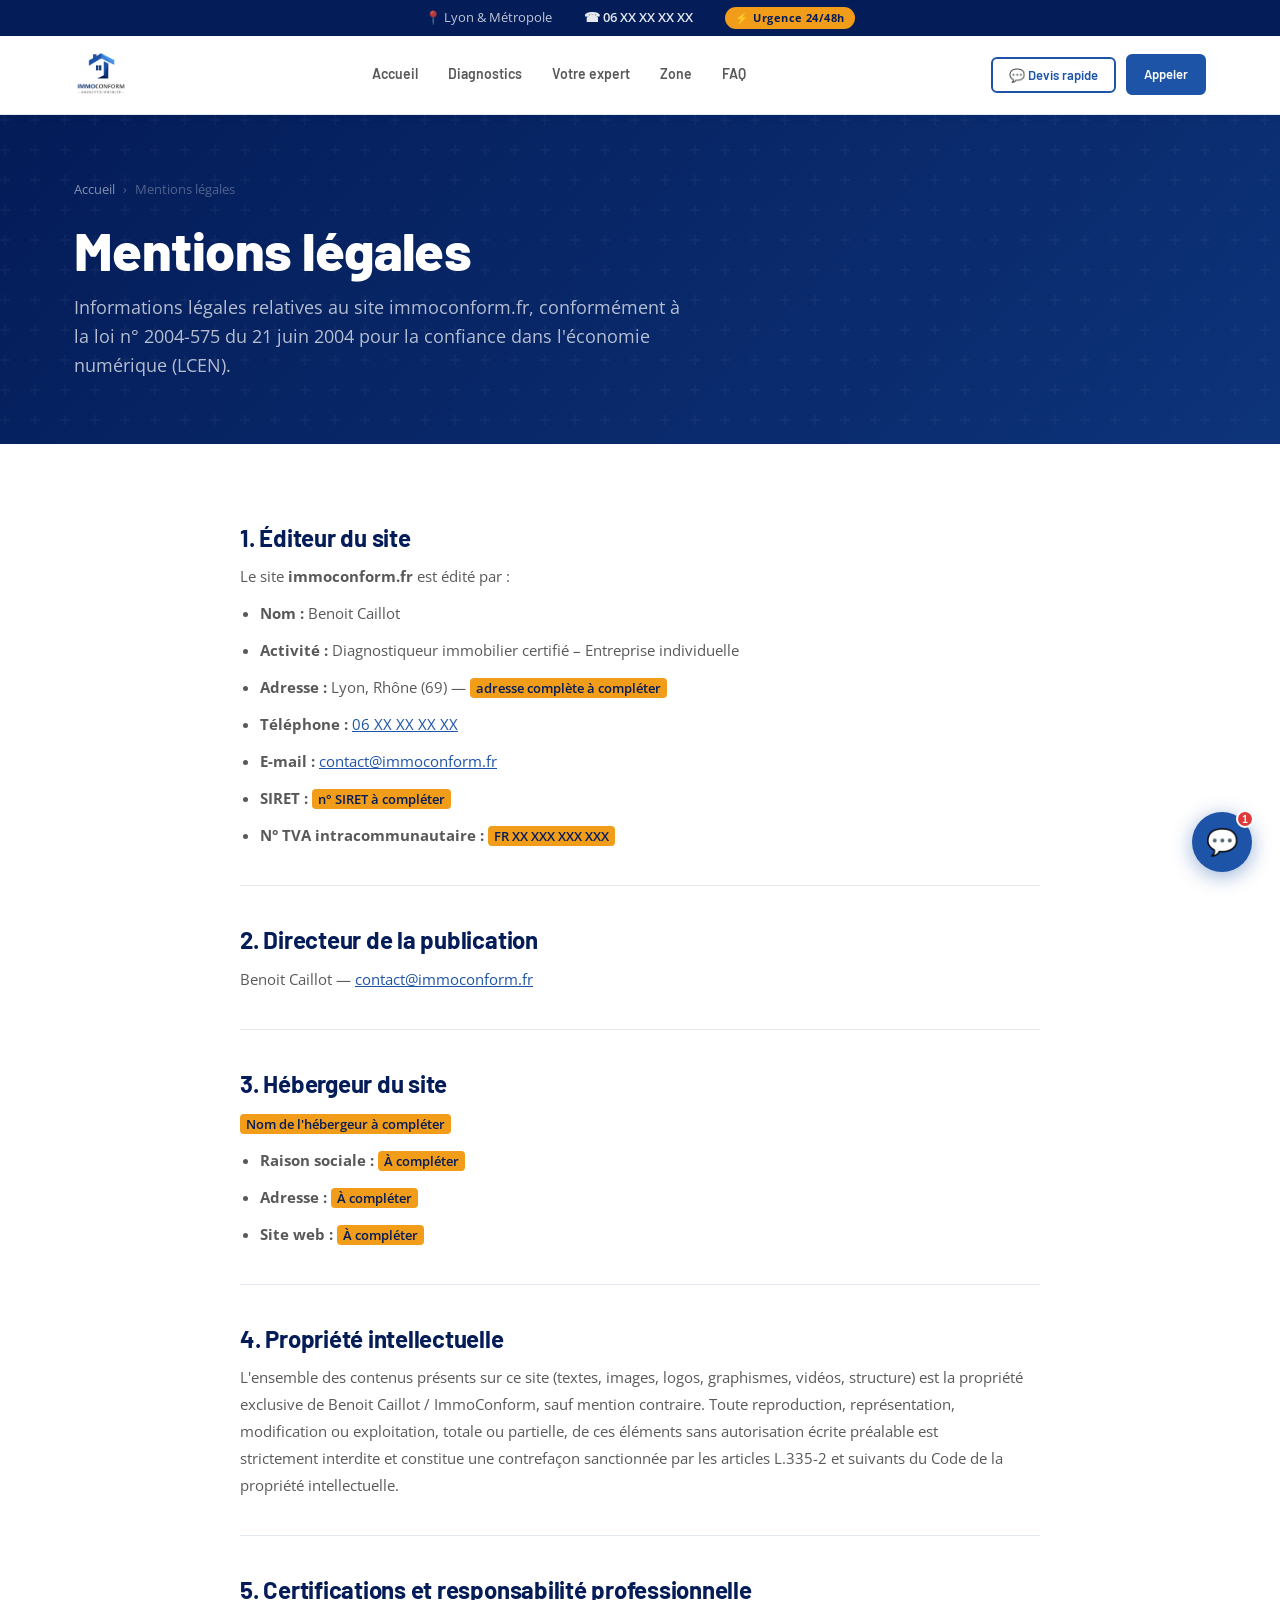
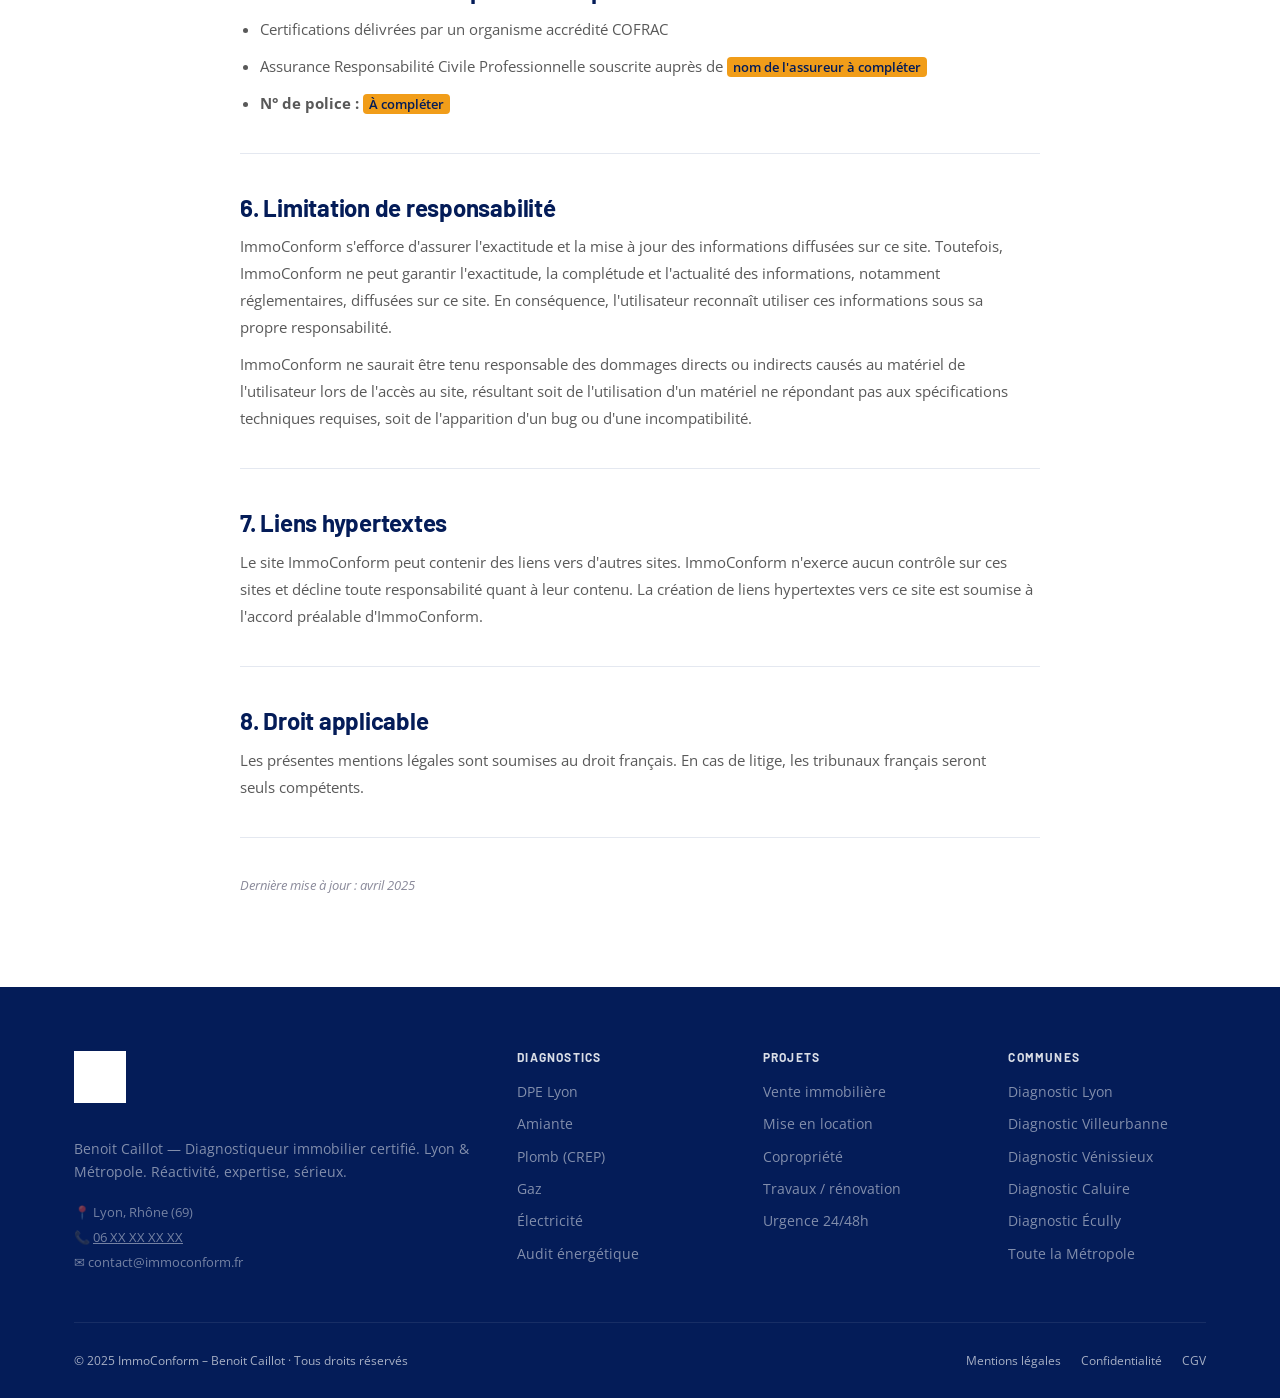
<file: mentions-legales.html>
<!DOCTYPE html>
<html lang="fr">
<head>
  <meta charset="UTF-8">
  <meta name="viewport" content="width=device-width, initial-scale=1.0">
  <title>Mentions légales – ImmoConform Lyon</title>
  <meta name="description" content="Mentions légales du site ImmoConform – Benoit Caillot, diagnostiqueur immobilier certifié à Lyon.">
  <link rel="stylesheet" href="styles.css">
  <style>
    .legal-content { max-width: 800px; margin: 0 auto; }
    .legal-content h2 { font-size: clamp(18px,2vw,24px); margin: 40px 0 12px; color: var(--ic-900); }
    .legal-content h2:first-child { margin-top: 0; }
    .legal-content p, .legal-content li { font-size: 15px; color: var(--grey-700); line-height: 1.8; margin-bottom: 10px; }
    .legal-content ul { padding-left: 20px; margin-bottom: 10px; }
    .legal-content a { color: var(--ic-700); }
    .placeholder { background: var(--amber); color: var(--ic-900); border-radius: 4px; padding: 1px 6px; font-size: 13px; font-weight: 600; }
    .legal-divider { border: none; border-top: 1px solid var(--grey-200); margin: 36px 0; }
  </style>
</head>
<body>

<!-- ══ HEADER ══ -->
<header class="site-header">
  <div class="header-topbar">
    <span>📍 Lyon &amp; Métropole</span>
    <a href="tel:+33XXXXXXXXX">☎ 06 XX XX XX XX</a>
    <span class="urgence-badge">⚡ Urgence 24/48h</span>
  </div>
  <div class="header-main">
    <a href="index.html" class="logo-link">
      <img src="assets/logo-slogan.jpeg" alt="ImmoConform – Diagnostics Immobilier Lyon">
    </a>
    <nav class="main-nav">
      <a href="index.html">Accueil</a>
      <a href="diagnostics.html">Diagnostics</a>
      <a href="experience.html">Votre expert</a>
      <a href="index.html#zone">Zone</a>
      <a href="index.html#faq">FAQ</a>
    </nav>
    <div class="header-actions">
      <button onclick="openChatbot()" class="btn btn-outline btn-sm">💬 Devis rapide</button>
      <a href="tel:+33XXXXXXXXX" class="btn btn-primary btn-sm">Appeler</a>
    </div>
  </div>
</header>

<!-- ══ PAGE HERO ══ -->
<div class="page-hero">
  <div class="container">
    <div class="breadcrumb">
      <a href="index.html">Accueil</a>
      <span>›</span>
      <span>Mentions légales</span>
    </div>
    <h1>Mentions légales</h1>
    <p>Informations légales relatives au site immoconform.fr, conformément à la loi n° 2004-575 du 21 juin 2004 pour la confiance dans l'économie numérique (LCEN).</p>
  </div>
</div>

<!-- ══ CONTENU ══ -->
<section>
  <div class="container">
    <div class="legal-content">

      <h2>1. Éditeur du site</h2>
      <p>Le site <strong>immoconform.fr</strong> est édité par :</p>
      <ul>
        <li><strong>Nom :</strong> Benoit Caillot</li>
        <li><strong>Activité :</strong> Diagnostiqueur immobilier certifié – Entreprise individuelle</li>
        <li><strong>Adresse :</strong> Lyon, Rhône (69) — <span class="placeholder">adresse complète à compléter</span></li>
        <li><strong>Téléphone :</strong> <a href="tel:+33XXXXXXXXX">06 XX XX XX XX</a></li>
        <li><strong>E-mail :</strong> <a href="mailto:contact@immoconform.fr">contact@immoconform.fr</a></li>
        <li><strong>SIRET :</strong> <span class="placeholder">n° SIRET à compléter</span></li>
        <li><strong>N° TVA intracommunautaire :</strong> <span class="placeholder">FR XX XXX XXX XXX</span></li>
      </ul>

      <hr class="legal-divider">

      <h2>2. Directeur de la publication</h2>
      <p>Benoit Caillot — <a href="mailto:contact@immoconform.fr">contact@immoconform.fr</a></p>

      <hr class="legal-divider">

      <h2>3. Hébergeur du site</h2>
      <p><span class="placeholder">Nom de l'hébergeur à compléter</span></p>
      <ul>
        <li><strong>Raison sociale :</strong> <span class="placeholder">À compléter</span></li>
        <li><strong>Adresse :</strong> <span class="placeholder">À compléter</span></li>
        <li><strong>Site web :</strong> <span class="placeholder">À compléter</span></li>
      </ul>

      <hr class="legal-divider">

      <h2>4. Propriété intellectuelle</h2>
      <p>L'ensemble des contenus présents sur ce site (textes, images, logos, graphismes, vidéos, structure) est la propriété exclusive de Benoit Caillot / ImmoConform, sauf mention contraire. Toute reproduction, représentation, modification ou exploitation, totale ou partielle, de ces éléments sans autorisation écrite préalable est strictement interdite et constitue une contrefaçon sanctionnée par les articles L.335-2 et suivants du Code de la propriété intellectuelle.</p>

      <hr class="legal-divider">

      <h2>5. Certifications et responsabilité professionnelle</h2>
      <ul>
        <li>Certifications délivrées par un organisme accrédité COFRAC</li>
        <li>Assurance Responsabilité Civile Professionnelle souscrite auprès de <span class="placeholder">nom de l'assureur à compléter</span></li>
        <li><strong>N° de police :</strong> <span class="placeholder">À compléter</span></li>
      </ul>

      <hr class="legal-divider">

      <h2>6. Limitation de responsabilité</h2>
      <p>ImmoConform s'efforce d'assurer l'exactitude et la mise à jour des informations diffusées sur ce site. Toutefois, ImmoConform ne peut garantir l'exactitude, la complétude et l'actualité des informations, notamment réglementaires, diffusées sur ce site. En conséquence, l'utilisateur reconnaît utiliser ces informations sous sa propre responsabilité.</p>
      <p>ImmoConform ne saurait être tenu responsable des dommages directs ou indirects causés au matériel de l'utilisateur lors de l'accès au site, résultant soit de l'utilisation d'un matériel ne répondant pas aux spécifications techniques requises, soit de l'apparition d'un bug ou d'une incompatibilité.</p>

      <hr class="legal-divider">

      <h2>7. Liens hypertextes</h2>
      <p>Le site ImmoConform peut contenir des liens vers d'autres sites. ImmoConform n'exerce aucun contrôle sur ces sites et décline toute responsabilité quant à leur contenu. La création de liens hypertextes vers ce site est soumise à l'accord préalable d'ImmoConform.</p>

      <hr class="legal-divider">

      <h2>8. Droit applicable</h2>
      <p>Les présentes mentions légales sont soumises au droit français. En cas de litige, les tribunaux français seront seuls compétents.</p>

      <hr class="legal-divider">

      <p style="font-size:13px;color:var(--grey-400)"><em>Dernière mise à jour : avril 2025</em></p>

    </div>
  </div>
</section>

<!-- ══ FOOTER ══ -->
<footer class="site-footer">
  <div class="container">
    <div class="footer-grid">
      <div class="footer-brand">
        <img src="assets/logo-slogan.jpeg" alt="ImmoConform">
        <p class="footer-tagline">Benoit Caillot — Diagnostiqueur immobilier certifié. Lyon &amp; Métropole. Réactivité, expertise, sérieux.</p>
        <p style="margin-top:16px;font-size:13px;color:rgba(255,255,255,.45);line-height:1.9">
          📍 Lyon, Rhône (69)<br>
          📞 <a href="tel:+33XXXXXXXXX" style="color:inherit">06 XX XX XX XX</a><br>
          ✉ contact@immoconform.fr
        </p>
      </div>
      <div class="footer-col">
        <h4>Diagnostics</h4>
        <div class="footer-links">
          <a href="diagnostics.html#dpe">DPE Lyon</a>
          <a href="diagnostics.html#amiante">Amiante</a>
          <a href="diagnostics.html#plomb">Plomb (CREP)</a>
          <a href="diagnostics.html#gaz">Gaz</a>
          <a href="diagnostics.html#electricite">Électricité</a>
          <a href="diagnostics.html#audit">Audit énergétique</a>
        </div>
      </div>
      <div class="footer-col">
        <h4>Projets</h4>
        <div class="footer-links">
          <a href="index.html#situations">Vente immobilière</a>
          <a href="index.html#situations">Mise en location</a>
          <a href="index.html#situations">Copropriété</a>
          <a href="index.html#situations">Travaux / rénovation</a>
          <a href="tel:+33XXXXXXXXX">Urgence 24/48h</a>
        </div>
      </div>
      <div class="footer-col">
        <h4>Communes</h4>
        <div class="footer-links">
          <a href="#">Diagnostic Lyon</a>
          <a href="#">Diagnostic Villeurbanne</a>
          <a href="#">Diagnostic Vénissieux</a>
          <a href="#">Diagnostic Caluire</a>
          <a href="#">Diagnostic Écully</a>
          <a href="#">Toute la Métropole</a>
        </div>
      </div>
    </div>
    <div class="footer-bottom">
      <span>© 2025 ImmoConform – Benoit Caillot · Tous droits réservés</span>
      <span style="display:flex;gap:20px">
        <a href="mentions-legales.html">Mentions légales</a>
        <a href="confidentialite.html">Confidentialité</a>
        <a href="cgv.html">CGV</a>
      </span>
    </div>
  </div>
</footer>

<script src="chatbot.js"></script>

</body>
</html>
</file>
<file: styles.css>
/* ══════════════════════════════════
   IMMOCONFORM — Shared Styles
   Palette: #041C58 #0D3379 #1E54A8 #3A7FD6 #4498F0
   ══════════════════════════════════ */

@import url('https://fonts.googleapis.com/css2?family=Barlow:ital,wght@0,400;0,500;0,600;0,700;0,800;1,400&family=Open+Sans:wght@300;400;500;600&display=swap');

*, *::before, *::after { box-sizing: border-box; margin: 0; padding: 0; }

:root {
  --ic-900:  #041C58;
  --ic-800:  #0D3379;
  --ic-700:  #1E54A8;
  --ic-500:  #3A7FD6;
  --ic-300:  #4498F0;
  --ic-100:  #D6E8FC;
  --ic-50:   #EEF5FD;
  --grey-900:#1A1A2E;
  --grey-700:#595959;
  --grey-400:#8A8A9A;
  --grey-200:#E4E8F0;
  --grey-100:#F5F7FA;
  --white:   #FFFFFF;
  --green:   #3F8C70;
  --amber:   #F19D19;
  --red:     #E03B3B;

  --radius-sm: 6px;
  --radius:    12px;
  --radius-lg: 20px;
  --shadow-sm: 0 2px 8px rgba(4,28,88,.07);
  --shadow:    0 4px 24px rgba(4,28,88,.10);
  --shadow-lg: 0 12px 48px rgba(4,28,88,.16);

  --font-head: 'Barlow', sans-serif;
  --font-body: 'Open Sans', sans-serif;
}

html { scroll-behavior: smooth; font-size: 16px; }
body { font-family: var(--font-body); color: var(--grey-900); background: var(--white); -webkit-font-smoothing: antialiased; line-height: 1.6; }

/* ── TYPOGRAPHY ── */
h1,h2,h3,h4,h5 { font-family: var(--font-head); font-weight: 700; line-height: 1.15; letter-spacing: -.01em; color: var(--ic-900); }
h1 { font-size: clamp(30px,4.5vw,54px); font-weight: 800; }
h2 { font-size: clamp(22px,3vw,38px); }
h3 { font-size: clamp(17px,2vw,22px); }
p { color: var(--grey-700); text-wrap: pretty; }

/* ── BUTTONS ── */
.btn {
  display: inline-flex; align-items: center; gap: 8px;
  font-family: var(--font-head); font-weight: 600; font-size: 15px;
  border-radius: var(--radius-sm); cursor: pointer; text-decoration: none;
  transition: all .2s; border: 2px solid transparent; white-space: nowrap;
}
.btn-primary {
  background: var(--ic-700); color: var(--white); padding: 13px 26px;
  border-color: var(--ic-700);
}
.btn-primary:hover { background: var(--ic-800); border-color: var(--ic-800); transform: translateY(-2px); box-shadow: 0 6px 20px rgba(30,84,168,.35); }
.btn-outline {
  background: transparent; color: var(--ic-700); padding: 12px 24px;
  border-color: var(--ic-700);
}
.btn-outline:hover { background: var(--ic-700); color: white; transform: translateY(-2px); }
.btn-white {
  background: white; color: var(--ic-800); padding: 13px 26px;
}
.btn-white:hover { background: var(--ic-50); transform: translateY(-2px); }
.btn-ghost {
  background: rgba(255,255,255,.12); color: white; padding: 12px 24px;
  border-color: rgba(255,255,255,.35);
}
.btn-ghost:hover { background: rgba(255,255,255,.22); }
.btn-lg { font-size: 17px; padding: 15px 32px; border-radius: var(--radius-sm); }
.btn-sm { font-size: 13px; padding: 8px 16px; }

/* ── LAYOUT ── */
.container { max-width: 1180px; margin: 0 auto; padding: 0 24px; }
section { padding: 80px 0; }
.section-label {
  display: inline-block; font-family: var(--font-head); font-weight: 700;
  font-size: 11px; letter-spacing: .12em; text-transform: uppercase;
  color: var(--ic-500); margin-bottom: 12px;
}
.section-header { margin-bottom: 48px; }
.section-header h2 { margin-bottom: 12px; }
.section-header p { font-size: 17px; color: var(--grey-700); max-width: 560px; }
.section-header.center { text-align: center; }
.section-header.center p { margin: 0 auto; }

/* ── HEADER ── */
.site-header {
  position: sticky; top: 0; z-index: 200;
  background: var(--white); border-bottom: 1px solid var(--grey-200);
  box-shadow: var(--shadow-sm);
}
.header-topbar {
  background: var(--ic-900); padding: 7px 24px;
  display: flex; align-items: center; justify-content: center; gap: 32px;
  font-size: 13px; color: rgba(255,255,255,.75);
}
.header-topbar a { color: rgba(255,255,255,.9); text-decoration: none; font-weight: 600; }
.header-topbar .urgence-badge {
  background: var(--amber); color: var(--ic-900);
  font-size: 11px; font-weight: 700; padding: 2px 10px;
  border-radius: 100px; letter-spacing: .04em;
}
.header-main {
  display: flex; align-items: center; justify-content: space-between;
  max-width: 1180px; margin: 0 auto; padding: 12px 24px; gap: 16px;
}
.logo-link { display: flex; align-items: center; text-decoration: none; flex-shrink: 0; }
.logo-link img { height: 54px; width: auto; }

.main-nav { display: flex; align-items: center; gap: 2px; }
.main-nav a {
  font-family: var(--font-head); font-size: 14px; font-weight: 600;
  color: var(--grey-700); text-decoration: none; padding: 7px 14px;
  border-radius: var(--radius-sm); transition: all .18s;
}
.main-nav a:hover { color: var(--ic-700); background: var(--ic-50); }
.main-nav a.active { color: var(--ic-700); }

.header-actions { display: flex; align-items: center; gap: 10px; }

/* ── HERO ── */
.hero {
  background: linear-gradient(135deg, var(--ic-900) 0%, var(--ic-800) 55%, var(--ic-700) 100%);
  position: relative; overflow: hidden; padding: 72px 0 0;
}
.hero::before {
  content: ''; position: absolute; inset: 0;
  background: url("data:image/svg+xml,%3Csvg width='60' height='60' viewBox='0 0 60 60' xmlns='http://www.w3.org/2000/svg'%3E%3Cg fill='none' fill-rule='evenodd'%3E%3Cg fill='%23ffffff' fill-opacity='0.03'%3E%3Cpath d='M36 34v-4h-2v4h-4v2h4v4h2v-4h4v-2h-4zm0-30V0h-2v4h-4v2h4v4h2V6h4V4h-4zM6 34v-4H4v4H0v2h4v4h2v-4h4v-2H6zM6 4V0H4v4H0v2h4v4h2V6h4V4H6z'/%3E%3C/g%3E%3C/g%3E%3C/svg%3E");
}
.hero-grid {
  display: grid; grid-template-columns: 1fr 420px;
  gap: 64px; align-items: end;
  max-width: 1180px; margin: 0 auto; padding: 0 24px;
  position: relative; z-index: 1;
}
.hero-content { padding-bottom: 72px; }
.hero-badge {
  display: inline-flex; align-items: center; gap: 8px;
  background: rgba(255,255,255,.1); border: 1px solid rgba(255,255,255,.2);
  color: rgba(255,255,255,.85); padding: 7px 16px; border-radius: 100px;
  font-size: 13px; font-weight: 500; margin-bottom: 28px;
}
.hero-badge .dot { width: 8px; height: 8px; border-radius: 50%; background: #4AE8A0; flex-shrink: 0; }
.hero-content h1 { color: white; margin-bottom: 20px; }
.hero-content h1 em { font-style: normal; color: var(--ic-300); }
.hero-sub { font-size: 17px; color: rgba(255,255,255,.75); margin-bottom: 36px; max-width: 520px; line-height: 1.7; }
.hero-actions { display: flex; gap: 14px; flex-wrap: wrap; margin-bottom: 40px; }
.hero-trust { display: flex; flex-wrap: wrap; gap: 20px; }
.htrust-item { display: flex; align-items: center; gap: 7px; font-size: 13px; color: rgba(255,255,255,.7); }
.htrust-item .check { color: #4AE8A0; font-size: 16px; }

.hero-photo-wrap {
  align-self: end; border-radius: 18px 18px 0 0; overflow: hidden;
  box-shadow: 0 -8px 40px rgba(4,28,88,.4);
}
.photo-placeholder {
  width: 100%; aspect-ratio: 3/4;
  background: linear-gradient(160deg, var(--ic-500) 0%, var(--ic-700) 100%);
  display: flex; flex-direction: column; align-items: center; justify-content: center;
  gap: 12px; color: rgba(255,255,255,.6); font-family: monospace; font-size: 12px;
}
.photo-placeholder svg { opacity: .5; }
.photo-placeholder .photo-label { text-align: center; line-height: 1.6; }

/* ── SITUATION CARDS ── */
.sit-grid {
  display: grid; grid-template-columns: repeat(3, 1fr); gap: 20px;
  margin-top: 48px;
}
.sit-card {
  background: var(--white); border-radius: var(--radius-lg); padding: 32px 28px;
  box-shadow: var(--shadow); border: 2px solid transparent;
  transition: all .22s; cursor: pointer; position: relative; overflow: hidden;
}
.sit-card::before {
  content: ''; position: absolute; top: 0; left: 0; right: 0; height: 4px;
  background: var(--ic-700); transform: scaleX(0); transform-origin: left;
  transition: transform .3s;
}
.sit-card:hover::before { transform: scaleX(1); }
.sit-card:hover { transform: translateY(-6px); box-shadow: var(--shadow-lg); border-color: var(--ic-100); }
.sit-card.selected { border-color: var(--ic-700); }
.sit-card.selected::before { transform: scaleX(1); }
.sit-icon-wrap {
  width: 56px; height: 56px; border-radius: 14px; background: var(--ic-50);
  display: flex; align-items: center; justify-content: center; margin-bottom: 20px;
}
.sit-card h3 { font-size: 19px; margin-bottom: 10px; }
.sit-card p { font-size: 14px; line-height: 1.65; margin-bottom: 18px; }
.sit-tags { display: flex; flex-wrap: wrap; gap: 6px; margin-bottom: 18px; }
.tag {
  font-size: 12px; font-weight: 600; padding: 4px 10px; border-radius: 100px;
  background: var(--ic-50); color: var(--ic-700);
}
.sit-cta { font-family: var(--font-head); font-weight: 700; font-size: 14px; color: var(--ic-700); text-decoration: none; display: inline-flex; align-items: center; gap: 5px; }
.sit-cta:hover { color: var(--ic-800); }

/* ── STATS BAR ── */
.stats-bar { background: var(--ic-900); padding: 48px 0; }
.stats-grid { display: grid; grid-template-columns: repeat(4, 1fr); gap: 1px; }
.stat-item { text-align: center; padding: 16px; }
.stat-num { font-family: var(--font-head); font-size: 42px; font-weight: 800; color: white; letter-spacing: -.03em; }
.stat-num sup { font-size: 24px; }
.stat-label { font-size: 14px; color: rgba(255,255,255,.6); margin-top: 4px; }

/* ── CARDS ── */
.card { background: var(--white); border-radius: var(--radius); border: 1px solid var(--grey-200); padding: 28px; box-shadow: var(--shadow-sm); transition: all .2s; }
.card:hover { box-shadow: var(--shadow); transform: translateY(-2px); }

/* ── REVIEWS ── */
.reviews-grid { display: grid; grid-template-columns: repeat(3,1fr); gap: 20px; margin-top: 48px; }
.review-card { background: var(--grey-100); border-radius: var(--radius); padding: 28px; }
.stars { color: #FFC107; font-size: 15px; letter-spacing: 1px; margin-bottom: 14px; }
.review-text { font-size: 14px; line-height: 1.7; color: var(--grey-700); font-style: italic; margin-bottom: 18px; }
.reviewer { display: flex; align-items: center; gap: 11px; }
.reviewer-avatar {
  width: 38px; height: 38px; border-radius: 50%; background: var(--ic-700);
  display: flex; align-items: center; justify-content: center;
  font-family: var(--font-head); font-weight: 700; font-size: 13px; color: white; flex-shrink: 0;
}
.reviewer-name { font-size: 13px; font-weight: 600; color: var(--ic-900); }
.reviewer-meta { font-size: 12px; color: var(--grey-400); }

/* ── FAQ ── */
.faq-list { display: flex; flex-direction: column; gap: 12px; margin-top: 48px; }
.faq-item { background: var(--white); border-radius: var(--radius); border: 1.5px solid var(--grey-200); overflow: hidden; transition: border-color .18s; }
.faq-item.open { border-color: var(--ic-300); }
.faq-q {
  width: 100%; background: none; border: none; cursor: pointer;
  display: flex; align-items: center; justify-content: space-between; gap: 16px;
  padding: 20px 24px; text-align: left;
  font-family: var(--font-head); font-weight: 600; font-size: 15px; color: var(--ic-900);
}
.faq-q:hover { color: var(--ic-700); }
.faq-toggle {
  width: 30px; height: 30px; border-radius: 50%; background: var(--ic-50);
  display: flex; align-items: center; justify-content: center; flex-shrink: 0;
  transition: background .2s, transform .25s; color: var(--ic-700); font-size: 18px; font-weight: 400;
}
.faq-item.open .faq-toggle { background: var(--ic-700); color: white; transform: rotate(45deg); }
.faq-a { max-height: 0; overflow: hidden; transition: max-height .3s ease, padding .3s; padding: 0 24px; font-size: 14.5px; color: var(--grey-700); line-height: 1.75; }
.faq-item.open .faq-a { max-height: 400px; padding: 4px 24px 22px; }

/* ── ZONE ── */
.zone-grid { display: grid; grid-template-columns: 1fr 380px; gap: 64px; align-items: center; }
.commune-list { display: flex; flex-direction: column; gap: 10px; }
.commune-row {
  display: flex; align-items: center; justify-content: space-between;
  background: var(--grey-100); border-radius: var(--radius-sm); padding: 14px 18px;
  border-left: 3px solid var(--ic-700);
}
.commune-name { font-family: var(--font-head); font-weight: 600; font-size: 14px; color: var(--ic-900); }
.commune-delay { font-size: 12px; color: var(--grey-400); }
.map-placeholder {
  aspect-ratio: 1; background: var(--ic-50); border-radius: var(--radius-lg);
  border: 2px solid var(--ic-100);
  display: flex; flex-direction: column; align-items: center; justify-content: center;
  gap: 10px; color: var(--ic-300); font-family: monospace; font-size: 12px;
  background-image: repeating-linear-gradient(45deg, var(--ic-100) 0, var(--ic-100) 1px, transparent 0, transparent 50%);
  background-size: 12px 12px;
}

/* ── CTA STRIP ── */
.cta-strip {
  background: var(--ic-700); padding: 64px 0; text-align: center;
  position: relative; overflow: hidden;
}
.cta-strip::before {
  content: ''; position: absolute; inset: 0;
  background: linear-gradient(135deg, var(--ic-900) 0%, transparent 60%);
}
.cta-strip > * { position: relative; z-index: 1; }
.cta-strip h2 { color: white; margin-bottom: 12px; }
.cta-strip p { color: rgba(255,255,255,.75); margin-bottom: 32px; font-size: 17px; }
.cta-btns { display: flex; gap: 14px; justify-content: center; flex-wrap: wrap; }

/* ── FOOTER ── */
.site-footer { background: var(--ic-900); color: rgba(255,255,255,.65); padding: 64px 0 28px; }
.footer-grid {
  display: grid; grid-template-columns: 2fr 1fr 1fr 1fr; gap: 48px;
  padding-bottom: 48px; border-bottom: 1px solid rgba(255,255,255,.08);
  margin-bottom: 28px;
}
.footer-brand img { height: 52px; width: auto; filter: brightness(0) invert(1); margin-bottom: 16px; }
.footer-tagline { font-size: 14px; line-height: 1.7; color: rgba(255,255,255,.5); margin-top: 10px; }
.footer-col h4 {
  font-family: var(--font-head); font-size: 12px; font-weight: 700;
  letter-spacing: .1em; text-transform: uppercase; color: rgba(255,255,255,.85);
  margin-bottom: 16px;
}
.footer-links { display: flex; flex-direction: column; gap: 10px; }
.footer-links a { font-size: 14px; color: rgba(255,255,255,.5); text-decoration: none; transition: color .18s; }
.footer-links a:hover { color: white; }
.footer-bottom {
  display: flex; align-items: center; justify-content: space-between;
  font-size: 12px; flex-wrap: wrap; gap: 10px;
}
.footer-bottom a { color: inherit; text-decoration: none; }
.footer-bottom a:hover { color: white; }

/* ── CHATBOT ── */
.chatbot-launcher {
  position: fixed; bottom: 28px; right: 28px; z-index: 900;
  width: 60px; height: 60px; border-radius: 50%;
  background: var(--ic-700); color: white; border: none; cursor: pointer;
  box-shadow: 0 4px 20px rgba(30,84,168,.45);
  display: flex; align-items: center; justify-content: center;
  transition: all .2s; font-size: 26px;
}
.chatbot-launcher:hover { background: var(--ic-800); transform: scale(1.08); }
.chatbot-launcher .notif {
  position: absolute; top: -2px; right: -2px;
  width: 18px; height: 18px; border-radius: 50%;
  background: var(--red); border: 2px solid white;
  font-size: 10px; font-weight: 700; color: white;
  display: flex; align-items: center; justify-content: center;
}

.chatbot-window {
  position: fixed; bottom: 100px; right: 28px; z-index: 901;
  width: 360px; max-height: 560px;
  background: white; border-radius: 20px;
  box-shadow: 0 8px 48px rgba(4,28,88,.22);
  display: flex; flex-direction: column; overflow: hidden;
  transform: scale(.9) translateY(20px); opacity: 0;
  transition: all .25s cubic-bezier(.34,1.3,.64,1);
  pointer-events: none;
}
.chatbot-window.open { transform: scale(1) translateY(0); opacity: 1; pointer-events: all; }

.chat-header {
  background: var(--ic-700); padding: 18px 20px;
  display: flex; align-items: center; gap: 13px;
}
.chat-avatar {
  width: 42px; height: 42px; border-radius: 50%; background: var(--ic-500);
  display: flex; align-items: center; justify-content: center; font-size: 20px; flex-shrink: 0;
}
.chat-header-info { flex: 1; }
.chat-header-name { font-family: var(--font-head); font-weight: 700; font-size: 15px; color: white; }
.chat-header-status { font-size: 12px; color: rgba(255,255,255,.7); display: flex; align-items: center; gap: 5px; }
.chat-header-status::before { content: ''; width: 7px; height: 7px; border-radius: 50%; background: #4AE8A0; }
.chat-close { background: none; border: none; color: rgba(255,255,255,.7); cursor: pointer; font-size: 20px; padding: 4px; }
.chat-close:hover { color: white; }

.chat-messages { flex: 1; overflow-y: auto; padding: 20px; display: flex; flex-direction: column; gap: 14px; }
.chat-messages::-webkit-scrollbar { width: 4px; }
.chat-messages::-webkit-scrollbar-thumb { background: var(--grey-200); border-radius: 2px; }

.msg { display: flex; gap: 8px; align-items: flex-end; }
.msg.bot { flex-direction: row; }
.msg.user { flex-direction: row-reverse; }
.msg-avatar { width: 28px; height: 28px; border-radius: 50%; background: var(--ic-100); display: flex; align-items: center; justify-content: center; font-size: 13px; flex-shrink: 0; }
.msg-bubble {
  max-width: 80%; padding: 11px 15px; border-radius: 16px;
  font-size: 14px; line-height: 1.6;
}
.msg.bot .msg-bubble { background: var(--grey-100); color: var(--grey-900); border-bottom-left-radius: 4px; }
.msg.user .msg-bubble { background: var(--ic-700); color: white; border-bottom-right-radius: 4px; }

.chat-choices { display: flex; flex-wrap: wrap; gap: 8px; padding: 0 20px 12px; }
.choice-btn {
  background: white; border: 1.5px solid var(--ic-300); color: var(--ic-700);
  border-radius: 100px; padding: 7px 14px; font-size: 13px; font-weight: 600;
  cursor: pointer; font-family: var(--font-head); transition: all .18s;
}
.choice-btn:hover { background: var(--ic-700); color: white; border-color: var(--ic-700); }

.chat-input-row { padding: 14px 16px; border-top: 1px solid var(--grey-200); display: flex; gap: 8px; }
.chat-input {
  flex: 1; border: 1.5px solid var(--grey-200); border-radius: 100px;
  padding: 9px 16px; font-family: var(--font-body); font-size: 14px; outline: none;
  transition: border-color .18s;
}
.chat-input:focus { border-color: var(--ic-500); }
.chat-send {
  width: 38px; height: 38px; border-radius: 50%; background: var(--ic-700);
  border: none; cursor: pointer; display: flex; align-items: center; justify-content: center;
  color: white; transition: background .18s; flex-shrink: 0;
}
.chat-send:hover { background: var(--ic-800); }

.typing-indicator { display: flex; gap: 4px; padding: 12px 16px; align-items: center; }
.typing-dot { width: 7px; height: 7px; border-radius: 50%; background: var(--grey-400); animation: bounce .9s infinite; }
.typing-dot:nth-child(2) { animation-delay: .15s; }
.typing-dot:nth-child(3) { animation-delay: .3s; }
@keyframes bounce { 0%,60%,100%{transform:translateY(0)} 30%{transform:translateY(-6px)} }

/* ── EXPERT GRID ── */
.expert-grid { display: grid; grid-template-columns: 400px 1fr; gap: 64px; align-items: center; }

/* ── PAGE HEADER (inner pages) ── */
.page-hero {
  background: linear-gradient(135deg, var(--ic-900) 0%, var(--ic-800) 100%);
  padding: 64px 0;
  position: relative; overflow: hidden;
}
.page-hero::before {
  content: ''; position: absolute; inset: 0;
  background: url("data:image/svg+xml,%3Csvg width='60' height='60' viewBox='0 0 60 60' xmlns='http://www.w3.org/2000/svg'%3E%3Cg fill='none' fill-rule='evenodd'%3E%3Cg fill='%23ffffff' fill-opacity='0.03'%3E%3Cpath d='M36 34v-4h-2v4h-4v2h4v4h2v-4h4v-2h-4zm0-30V0h-2v4h-4v2h4v4h2V6h4V4h-4zM6 34v-4H4v4H0v2h4v4h2v-4h4v-2H6zM6 4V0H4v4H0v2h4v4h2V6h4V4H6z'/%3E%3C/g%3E%3C/g%3E%3C/svg%3E");
}
.page-hero .container { position: relative; z-index: 1; }
.page-hero h1 { color: white; }
.page-hero p { color: rgba(255,255,255,.7); font-size: 18px; margin-top: 12px; max-width: 620px; }
.breadcrumb { display: flex; align-items: center; gap: 8px; font-size: 13px; color: rgba(255,255,255,.5); margin-bottom: 20px; }
.breadcrumb a { color: inherit; text-decoration: none; }
.breadcrumb a:hover { color: white; }
.breadcrumb span { color: rgba(255,255,255,.3); }

/* ── RESPONSIVE ── */
@media (max-width: 960px) {
  .hero-grid { grid-template-columns: 1fr; }
  .hero-photo-wrap { display: none; }
  .sit-grid { grid-template-columns: 1fr 1fr; }
  .stats-grid { grid-template-columns: 1fr 1fr; }
  .reviews-grid { grid-template-columns: 1fr; }
  .zone-grid { grid-template-columns: 1fr; }
  .footer-grid { grid-template-columns: 1fr 1fr; }
  .expert-grid { grid-template-columns: 1fr; gap: 40px; }
  .expert-grid > div:first-child { max-width: 480px; margin: 0 auto; width: 100%; }
}
@media (max-width: 640px) {
  section { padding: 56px 0; }
  .sit-grid { grid-template-columns: 1fr; }
  .main-nav { display: none; }
  .footer-grid { grid-template-columns: 1fr; }
  .expert-grid > div:first-child { max-width: 100%; }

  /* Chatbot */
  .chatbot-launcher { bottom: 16px; right: 16px; width: 52px; height: 52px; font-size: 22px; }
  .chatbot-window {
    width: calc(100vw - 24px);
    right: 12px;
    left: 12px;
    bottom: 76px;
    max-height: min(520px, calc(100svh - 96px));
    max-height: min(520px, calc(100vh - 96px));
    border-radius: 16px;
  }
  .chat-input { font-size: 16px; }
  .chat-messages { padding: 14px; gap: 10px; }
  .chat-choices { padding: 0 14px 10px; }
}
</file>
